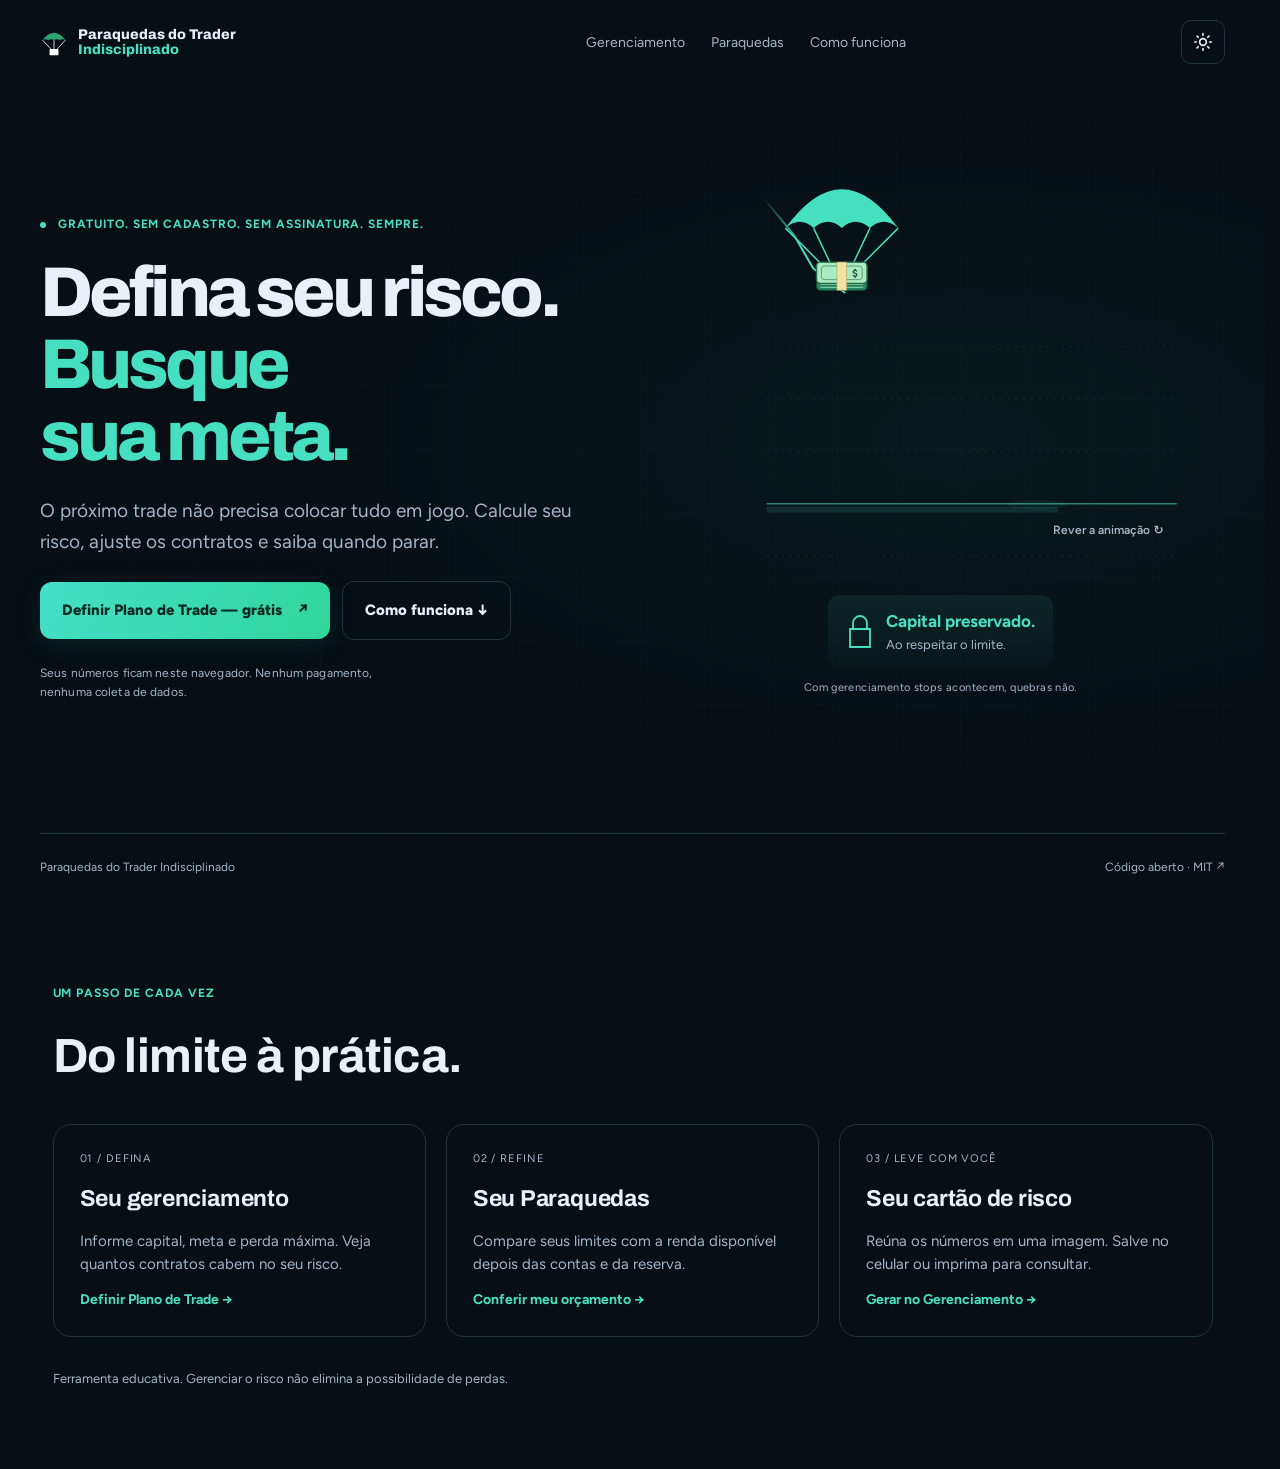
<file: index.html>
<!doctype html>
<html lang="pt-BR" data-theme="dark">
<head>
<meta charset="utf-8">
<meta name="viewport" content="width=device-width, initial-scale=1, viewport-fit=cover">
<title>Paraquedas — gerenciamento de risco gratuito</title>
<meta name="description" content="Defina sua meta, calcule seu risco e gere seu cartão de gerenciamento. Ferramentas gratuitas, sem cadastro e sem assinatura.">
<meta name="theme-color" content="#0F2235">
<link rel="icon" href="assets/favicon.svg" type="image/svg+xml">
<!-- Prévia de link (WhatsApp, LinkedIn, Instagram) -->
<meta property="og:type" content="website">
<meta property="og:locale" content="pt_BR">
<meta property="og:site_name" content="Paraquedas do Trader Indisciplinado">
<meta property="og:title" content="Paraquedas do Trader Indisciplinado">
<meta property="og:description" content="Arrisque só parte da renda que entra no mês. Calcule o stop diário, os dias de operação e a alavancagem no day trade.">
<meta property="og:url" content="https://theceji.github.io/paraquedas/">
<meta property="og:image" content="https://theceji.github.io/paraquedas/assets/og-cover.png">
<meta property="og:image:width" content="1200">
<meta property="og:image:height" content="630">
<meta name="twitter:card" content="summary_large_image">
<link rel="preconnect" href="https://fonts.googleapis.com">
<link rel="preconnect" href="https://fonts.gstatic.com" crossorigin>
<link rel="stylesheet" href="https://fonts.googleapis.com/css2?family=Archivo:wght@700;800;900&family=Figtree:wght@400;500;600;700&display=swap">
<link rel="stylesheet" href="assets/style.css">
<link rel="stylesheet" href="assets/experiencia.css">
<link rel="stylesheet" href="assets/inicio.css">
<script src="assets/tema.js"></script>
</head>
<body class="landing">
<a class="skip-link" href="#entrada">Pular para o conteúdo</a>
<div class="landing-screen">
<svg class="risk-continuation" id="riskContinuation" aria-hidden="true" focusable="false">
<defs><linearGradient id="continuationFade" gradientUnits="userSpaceOnUse" x1="0" x2="0"><stop offset="0" stop-color="currentColor"/><stop offset=".82" stop-color="currentColor"/><stop offset="1" stop-color="currentColor" stop-opacity="0"/></linearGradient><mask id="continuationMask" maskUnits="userSpaceOnUse"><path id="continuationReveal" fill="none" stroke="white" stroke-width="8" stroke-linejoin="round" stroke-linecap="round" pathLength="1"/></mask></defs>
<path id="continuationPath" class="avoided-line" mask="url(#continuationMask)"/>
</svg>
<header class="landing-nav"><a class="brand" href="./">
      <svg viewBox="0 0 420 440" aria-hidden="true"><path d="M30 190 Q210 -40 390 190 Q345 165 300 190 Q255 165 210 190 Q165 165 120 190 Q75 165 30 190 Z" fill="#2FA36F"/><g stroke="#DCE7F0" stroke-width="14" fill="none"><line x1="30" y1="190" x2="165" y2="335"/><line x1="210" y1="190" x2="210" y2="335"/><line x1="390" y1="190" x2="255" y2="335"/></g><rect x="140" y="330" width="140" height="100" rx="14" fill="#FFFFFF"/></svg>
      <span>Paraquedas do Trader <em>Indisciplinado</em></span>
    </a><nav class="landing-links" aria-label="Principal"><a href="gerenciamento.html">Gerenciamento</a><a href="paraquedas.html">Paraquedas</a><a href="#como-funciona">Como funciona</a></nav>    <div class="nav">

          <button type="button" class="theme-btn" id="btnTema" aria-label="Mudar tema">
        <svg class="ico-lua" width="20" height="20" viewBox="0 0 24 24" fill="none" stroke="currentColor" stroke-width="2" stroke-linecap="round" stroke-linejoin="round" aria-hidden="true"><path d="M21 12.8A9 9 0 1 1 11.2 3a7 7 0 0 0 9.8 9.8z"/></svg>
        <svg class="ico-sol" width="20" height="20" viewBox="0 0 24 24" fill="none" stroke="currentColor" stroke-width="2" stroke-linecap="round" stroke-linejoin="round" aria-hidden="true" hidden><circle cx="12" cy="12" r="4"/><path d="M12 2v2M12 20v2M4.9 4.9l1.4 1.4M17.7 17.7l1.4 1.4M2 12h2M20 12h2M4.9 19.1l1.4-1.4M17.7 6.3l1.4-1.4"/></svg>
      </button>
    </div>
</header>
<main class="landing-main" id="entrada">
<div class="landing-copy"><span class="landing-kicker"><i></i> Gratuito. Sem cadastro. Sem assinatura. Sempre.</span><h1>Defina seu risco.<br><em>Busque<br class="desktop-break"> sua meta.</em></h1><p>O próximo trade não precisa colocar tudo em jogo. Calcule seu risco, ajuste os contratos e saiba quando parar.</p><div class="landing-actions"><a class="landing-primary" href="gerenciamento.html">Definir Plano de Trade — grátis <span aria-hidden="true">↗</span></a><a class="landing-secondary" href="#como-funciona">Como funciona ↓</a></div><p class="landing-micro">Seus números ficam neste navegador. Nenhum pagamento, nenhuma coleta de dados.</p></div>
<figure class="landing-visual"><svg class="risk-scene" id="riskScene" viewBox="0 0 520 330" role="img" aria-labelledby="riskTitle riskDesc">
<title id="riskTitle">Seu dinheiro pousa no limite do gerenciamento, impedindo a quebra.</title><desc id="riskDesc">Um pacote de dinheiro desce acompanhando o gráfico, com o paraquedas aberto desde o início. Ao tocar o chão do stop, o pacote fica no limite e o paraquedas se fecha sobre ele. Uma linha pontilhada vermelha continua a queda do preço até a faixa de rodapé Código aberto · MIT. Isso depende de respeitar o limite.</desc>
<defs>
  <linearGradient id="capitalFade" gradientUnits="userSpaceOnUse"><stop stop-color="currentColor" stop-opacity="0"/><stop offset="1" stop-color="currentColor"/></linearGradient>
</defs>
<text x="50" y="45" class="scene-label"></text><text x="50" y="70" class="scene-caption"></text>
<path d="M48 130H470M48 184H470M48 238H470M48 346H470" class="scene-grid"/>
<path d="M136 210L184 228L220 218L254 250L286 246L326 292" class="capital-line" pathLength="1"/>
<path d="M48 292H470" class="stop-line"/><path d="M48 298H348" class="ground-shadow"/>
<ellipse cx="326" cy="293" rx="31" ry="5" class="landing-shadow"/>
<g class="money-descent" transform="translate(326 292)">
  <g class="limit-parachute"><path d="M-58 -64Q0 -144 58 -64Q43 -77 29 -64Q14 -77 0 -64Q-14 -77 -29 -64Q-43 -77 -58 -64Z"/><path d="M-58 -64L-18 -24M-29 -64L-10 -24M29 -64L10 -24M58 -64L18 -24" fill="none" stroke="currentColor" stroke-width="1.5"/></g>
  <g class="money-bundle"><rect x="-26" y="-27" width="52" height="27" rx="4" class="money-base"/><path d="M-22 -6H22M-22 -3H22" class="money-edges"/><rect x="-26" y="-29" width="52" height="22" rx="4" class="money-note"/><rect x="-21" y="-25" width="42" height="14" rx="3" class="money-border"/><path d="M-5 -29H5V0H-5Z" class="money-band"/><text x="14" y="-14" class="money-symbol" text-anchor="middle">$</text></g>
</g>
<g class="stop-indicator"><rect x="363" y="265" width="104" height="25" rx="6" class="stop-tag"/><text x="415" y="282" text-anchor="middle" class="stop-tag-text">Limite de Stop</text></g>
</svg><button type="button" class="replay" id="replayRisk">Rever a animação ↻</button>
<figcaption class="reserve-summary"><div class="reserve-card"><svg width="28" height="36" viewBox="0 0 28 36" fill="none" stroke="currentColor" stroke-width="1.8" aria-hidden="true"><path d="M7 15V9a7 7 0 0 1 14 0v6M4 15h20v18H4z"/></svg><div><strong>Capital preservado.</strong><span>Ao respeitar o limite.</span></div></div><p>Com gerenciamento stops acontecem, quebras não.</p></figcaption></figure>
</main>
<div class="landing-bottom"><span>Paraquedas do Trader Indisciplinado</span><a href="LICENSE">Código aberto · MIT ↗</a></div>
</div>
<section class="landing-how" id="como-funciona" aria-labelledby="comoTitulo"><span class="landing-kicker">UM PASSO DE CADA VEZ</span><h2 id="comoTitulo">Do limite à prática.</h2><div class="journey-cards"><a href="gerenciamento.html"><span>01 / DEFINA</span><h3>Seu gerenciamento</h3><p>Informe capital, meta e perda máxima. Veja quantos contratos cabem no seu risco.</p><b>Definir Plano de Trade →</b></a><a href="paraquedas.html"><span>02 / REFINE</span><h3>Seu Paraquedas</h3><p>Compare seus limites com a renda disponível depois das contas e da reserva.</p><b>Conferir meu orçamento →</b></a><a href="gerenciamento.html#emitir-cartao"><span>03 / LEVE COM VOCÊ</span><h3>Seu cartão de risco</h3><p>Reúna os números em uma imagem. Salve no celular ou imprima para consultar.</p><b>Gerar no Gerenciamento →</b></a></div><p class="landing-note">Ferramenta educativa. Gerenciar o risco não elimina a possibilidade de perdas.</p></section>
<script src="assets/inicio.js"></script>
</body></html>
</file>
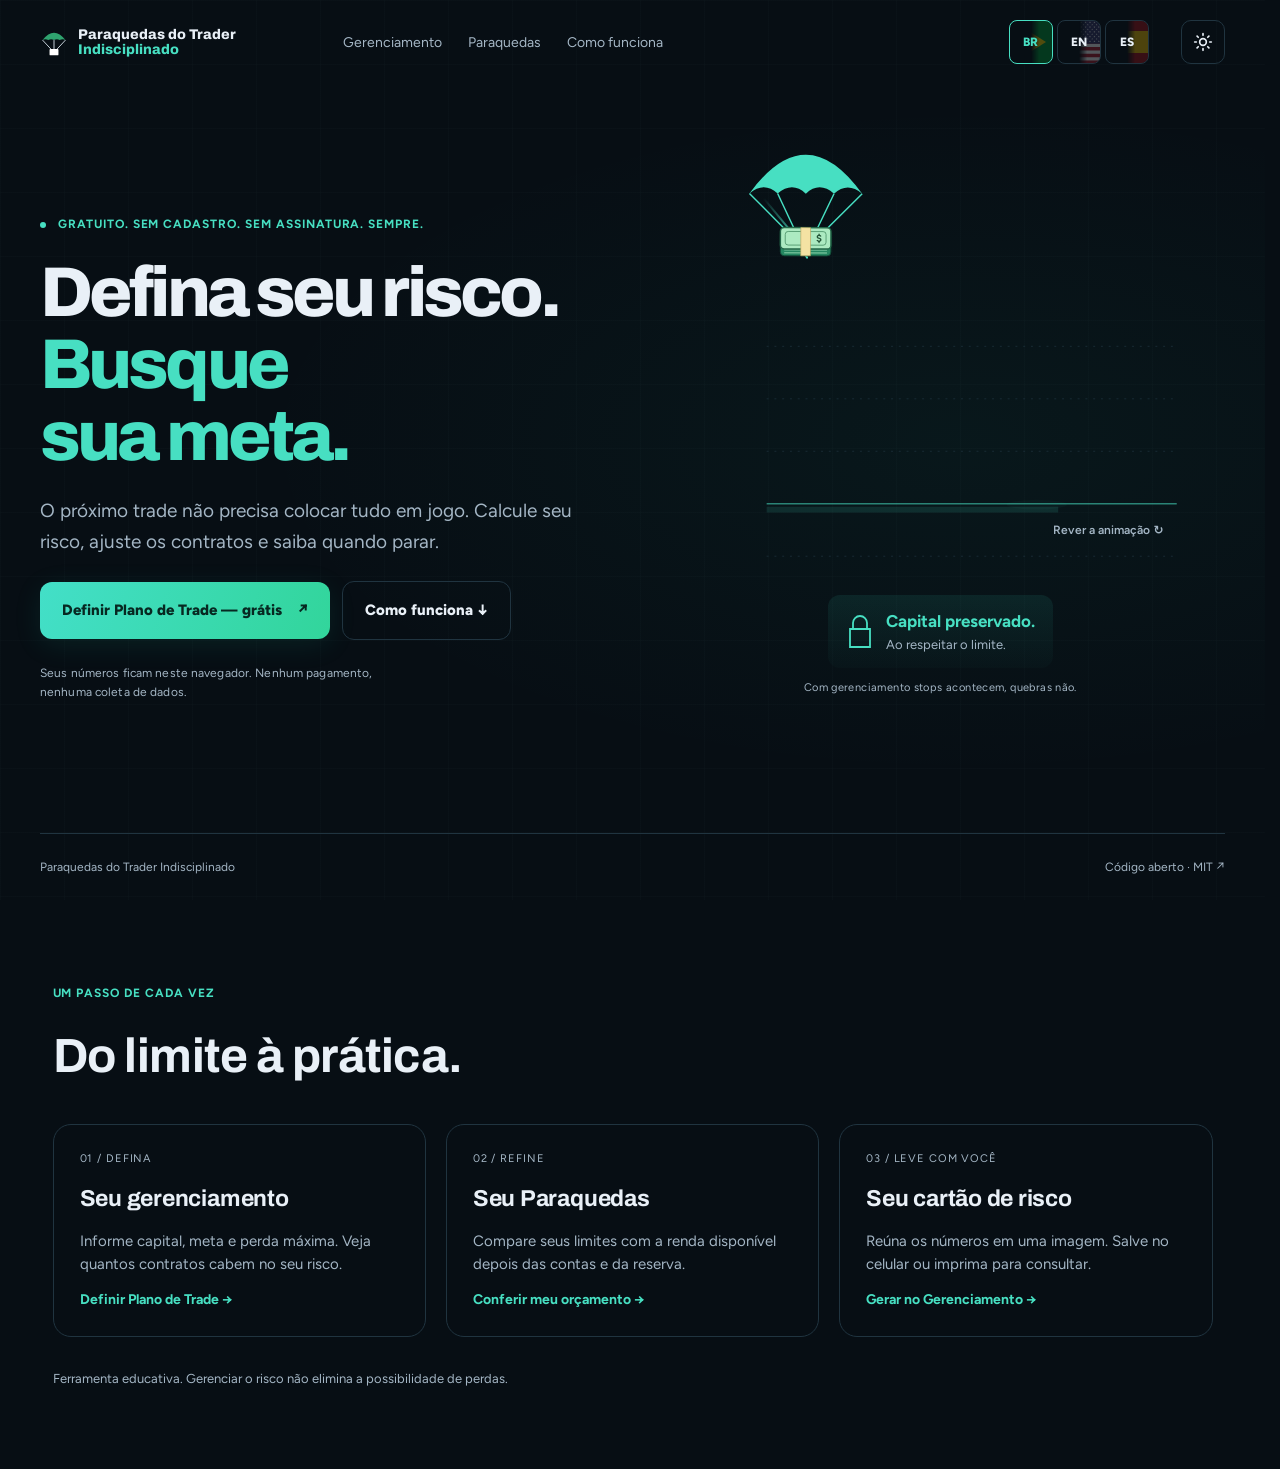
<file: public/index.html>
<!doctype html>
<html lang="pt-BR" data-theme="dark">
<head>
<meta charset="utf-8">
<meta name="viewport" content="width=device-width, initial-scale=1, viewport-fit=cover">
<title>Paraquedas — gerenciamento de risco gratuito</title>
<meta name="description" content="Defina sua meta, calcule seu risco e gere seu cartão de gerenciamento. Ferramentas gratuitas, sem cadastro e sem assinatura." data-i18n-content="m2a320327ccef">
<meta name="theme-color" content="#0F2235">
<link rel="icon" href="assets/favicon.svg" type="image/svg+xml">
<!-- Prévia de link (WhatsApp, LinkedIn, Instagram) -->
<meta property="og:type" content="website">
<meta property="og:locale" content="pt_BR">
<meta property="og:site_name" content="Paraquedas do Trader Indisciplinado" data-i18n-content="m2f6a642cb7cf">
<meta property="og:title" content="Paraquedas do Trader Indisciplinado" data-i18n-content="m2f6a642cb7cf">
<meta property="og:description" content="Arrisque só parte da renda que entra no mês. Calcule o stop diário, os dias de operação e a alavancagem no day trade." data-i18n-content="mf87ca1e92c23">
<meta property="og:url" content="https://theceji.github.io/paraquedas/">
<meta property="og:image" content="https://theceji.github.io/paraquedas/assets/og-cover.png">
<meta property="og:image:width" content="1200">
<meta property="og:image:height" content="630">
<meta name="twitter:card" content="summary_large_image">
<link rel="preconnect" href="https://fonts.googleapis.com">
<link rel="preconnect" href="https://fonts.gstatic.com" crossorigin>
<link rel="stylesheet" href="https://fonts.googleapis.com/css2?family=Archivo:wght@700;800;900&family=Figtree:wght@400;500;600;700&display=swap">
<link rel="stylesheet" href="assets/style.css">
<link rel="stylesheet" href="assets/experiencia.css">
<link rel="stylesheet" href="assets/inicio.css">
<link rel="stylesheet" href="assets/i18n.css">
<script src="assets/locales.js"></script><script src="assets/i18n.js"></script>
<script src="assets/tema.js"></script>
<link rel="canonical" href="https://theceji.github.io/paraquedas/">
<link rel="alternate" hreflang="pt-BR" href="https://theceji.github.io/paraquedas/">
<link rel="alternate" hreflang="en" href="https://theceji.github.io/paraquedas/en/">
<link rel="alternate" hreflang="es" href="https://theceji.github.io/paraquedas/es/">
<link rel="alternate" hreflang="x-default" href="https://theceji.github.io/paraquedas/">
</head>
<body class="landing">
<a class="skip-link" href="#entrada"><!--i18n:m79b81dfc0247-->Pular para o conteúdo<!--/i18n--></a>
<div class="landing-screen">
<svg class="risk-continuation" id="riskContinuation" aria-hidden="true" focusable="false">
<defs><linearGradient id="continuationFade" gradientUnits="userSpaceOnUse" x1="0" x2="0"><stop offset="0" stop-color="currentColor"/><stop offset=".82" stop-color="currentColor"/><stop offset="1" stop-color="currentColor" stop-opacity="0"/></linearGradient><mask id="continuationMask" maskUnits="userSpaceOnUse"><path id="continuationReveal" fill="none" stroke="white" stroke-width="8" stroke-linejoin="round" stroke-linecap="round" pathLength="1"/></mask></defs>
<path id="continuationPath" class="avoided-line" mask="url(#continuationMask)"/>
</svg>
<header class="landing-nav"><a class="brand" href="./">
      <svg viewBox="0 0 420 440" aria-hidden="true"><path d="M30 190 Q210 -40 390 190 Q345 165 300 190 Q255 165 210 190 Q165 165 120 190 Q75 165 30 190 Z" fill="#2FA36F"/><g stroke="#DCE7F0" stroke-width="14" fill="none"><line x1="30" y1="190" x2="165" y2="335"/><line x1="210" y1="190" x2="210" y2="335"/><line x1="390" y1="190" x2="255" y2="335"/></g><rect x="140" y="330" width="140" height="100" rx="14" fill="#FFFFFF"/></svg>
      <span><!--i18n:mfbb042f869d4-->Paraquedas do Trader <!--/i18n--><em><!--i18n:m78f6a5c249d6-->Indisciplinado<!--/i18n--></em></span>
    </a><nav class="landing-links" aria-label="Principal" data-i18n-aria-label="mafc19f1734c1"><a href="gerenciamento.html"><!--i18n:ma3793546fdf7-->Gerenciamento<!--/i18n--></a><a href="paraquedas.html"><!--i18n:m88fe6130941e-->Paraquedas<!--/i18n--></a><a href="#como-funciona"><!--i18n:m991f80d4356d-->Como funciona<!--/i18n--></a></nav><div class="language-switch" role="group" aria-label="Idioma" data-i18n-aria-label="m7ae9d418353b"><a href="./" data-locale="pt-BR" lang="pt-BR" hreflang="pt-BR" aria-label="Português (Brasil)" title="Português (Brasil)"><span aria-hidden="true">BR</span></a><a href="en/" data-locale="en" lang="en" hreflang="en" aria-label="English" title="English"><span aria-hidden="true">EN</span></a><a href="es/" data-locale="es" lang="es" hreflang="es" aria-label="Español" title="Español"><span aria-hidden="true">ES</span></a></div>    <div class="nav">

          <button type="button" class="theme-btn" id="btnTema" aria-label="Mudar tema" data-i18n-aria-label="m8bf6742ab5c6">
        <svg class="ico-lua" width="20" height="20" viewBox="0 0 24 24" fill="none" stroke="currentColor" stroke-width="2" stroke-linecap="round" stroke-linejoin="round" aria-hidden="true"><path d="M21 12.8A9 9 0 1 1 11.2 3a7 7 0 0 0 9.8 9.8z"/></svg>
        <svg class="ico-sol" width="20" height="20" viewBox="0 0 24 24" fill="none" stroke="currentColor" stroke-width="2" stroke-linecap="round" stroke-linejoin="round" aria-hidden="true" hidden><circle cx="12" cy="12" r="4"/><path d="M12 2v2M12 20v2M4.9 4.9l1.4 1.4M17.7 17.7l1.4 1.4M2 12h2M20 12h2M4.9 19.1l1.4-1.4M17.7 6.3l1.4-1.4"/></svg>
      </button>
    </div>
</header>
<main class="landing-main" id="entrada">
<div class="landing-copy"><span class="landing-kicker"><i></i><!--i18n:m43d5f14dba17--> Gratuito. Sem cadastro. Sem assinatura. Sempre.<!--/i18n--></span><h1><!--i18n:m58c9391d5bf8-->Defina seu risco.<!--/i18n--><br><em><!--i18n:m340a1a27f159-->Busque<!--/i18n--><br class="desktop-break"><!--i18n:m0354f84bb849--> sua meta.<!--/i18n--></em></h1><p><!--i18n:m75447b51de8e-->O próximo trade não precisa colocar tudo em jogo. Calcule seu risco, ajuste os contratos e saiba quando parar.<!--/i18n--></p><div class="landing-actions"><a class="landing-primary" href="gerenciamento.html"><!--i18n:m02b754cdf9eb-->Definir Plano de Trade — grátis <!--/i18n--><span aria-hidden="true">↗</span></a><a class="landing-secondary" href="#como-funciona"><!--i18n:m28dc5e900bd0-->Como funciona ↓<!--/i18n--></a></div><p class="landing-micro"><!--i18n:mf649e792fb49-->Seus números ficam neste navegador. Nenhum pagamento, nenhuma coleta de dados.<!--/i18n--></p></div>
<figure class="landing-visual"><svg class="risk-scene" id="riskScene" viewBox="0 0 520 330" role="img" aria-labelledby="riskTitle riskDesc">
<title id="riskTitle">Seu dinheiro pousa no limite do gerenciamento, impedindo a quebra.</title><desc id="riskDesc"><!--i18n:m4ce891c9cbe7-->Um pacote de dinheiro desce acompanhando o gráfico, com o paraquedas aberto desde o início. Ao tocar o chão do stop, o pacote fica no limite e o paraquedas se fecha sobre ele. Uma linha pontilhada vermelha continua a queda do preço até a faixa de rodapé Código aberto · MIT. Isso depende de respeitar o limite.<!--/i18n--></desc>
<defs>
  <linearGradient id="capitalFade" gradientUnits="userSpaceOnUse"><stop stop-color="currentColor" stop-opacity="0"/><stop offset="1" stop-color="currentColor"/></linearGradient>
</defs>
<text x="50" y="45" class="scene-label"></text><text x="50" y="70" class="scene-caption"></text>
<path d="M48 130H470M48 184H470M48 238H470M48 346H470" class="scene-grid"/>
<path d="M136 210L184 228L220 218L254 250L286 246L326 292" class="capital-line" pathLength="1"/>
<path d="M48 292H470" class="stop-line"/><path d="M48 298H348" class="ground-shadow"/>
<ellipse cx="326" cy="293" rx="31" ry="5" class="landing-shadow"/>
<g class="money-descent" transform="translate(326 292)">
  <g class="limit-parachute"><path d="M-58 -64Q0 -144 58 -64Q43 -77 29 -64Q14 -77 0 -64Q-14 -77 -29 -64Q-43 -77 -58 -64Z"/><path d="M-58 -64L-18 -24M-29 -64L-10 -24M29 -64L10 -24M58 -64L18 -24" fill="none" stroke="currentColor" stroke-width="1.5"/></g>
  <g class="money-bundle"><rect x="-26" y="-27" width="52" height="27" rx="4" class="money-base"/><path d="M-22 -6H22M-22 -3H22" class="money-edges"/><rect x="-26" y="-29" width="52" height="22" rx="4" class="money-note"/><rect x="-21" y="-25" width="42" height="14" rx="3" class="money-border"/><path d="M-5 -29H5V0H-5Z" class="money-band"/><text x="14" y="-14" class="money-symbol" text-anchor="middle">$</text></g>
</g>
<g class="stop-indicator"><rect x="363" y="265" width="104" height="25" rx="6" class="stop-tag"/><text x="415" y="282" text-anchor="middle" class="stop-tag-text"><!--i18n:m04124788fff0-->Limite de Stop<!--/i18n--></text></g>
</svg><button type="button" class="replay" id="replayRisk"><!--i18n:mc1e0fd22ac1a-->Rever a animação ↻<!--/i18n--></button>
<figcaption class="reserve-summary"><div class="reserve-card"><svg width="28" height="36" viewBox="0 0 28 36" fill="none" stroke="currentColor" stroke-width="1.8" aria-hidden="true"><path d="M7 15V9a7 7 0 0 1 14 0v6M4 15h20v18H4z"/></svg><div><strong><!--i18n:mc02d8d1c4a74-->Capital preservado.<!--/i18n--></strong><span><!--i18n:m2041547616fc-->Ao respeitar o limite.<!--/i18n--></span></div></div><p><!--i18n:m51e4329a3b60-->Com gerenciamento stops acontecem, quebras não.<!--/i18n--></p></figcaption></figure>
</main>
<div class="landing-bottom"><span><!--i18n:m2f6a642cb7cf-->Paraquedas do Trader Indisciplinado<!--/i18n--></span><a href="LICENSE"><!--i18n:mdc9a54d60fd3-->Código aberto · MIT ↗<!--/i18n--></a></div>
</div>
<section class="landing-how" id="como-funciona" aria-labelledby="comoTitulo"><span class="landing-kicker"><!--i18n:mad71559fe0d0-->UM PASSO DE CADA VEZ<!--/i18n--></span><h2 id="comoTitulo"><!--i18n:m70c8dfd5d0a6-->Do limite à prática.<!--/i18n--></h2><div class="journey-cards"><a href="gerenciamento.html"><span><!--i18n:m4c82ed40b989-->01 / DEFINA<!--/i18n--></span><h3><!--i18n:mf4ff3913c9d6-->Seu gerenciamento<!--/i18n--></h3><p><!--i18n:m162de71d93db-->Informe capital, meta e perda máxima. Veja quantos contratos cabem no seu risco.<!--/i18n--></p><b><!--i18n:me370aa2ecdff-->Definir Plano de Trade →<!--/i18n--></b></a><a href="paraquedas.html"><span><!--i18n:mdefc44130eeb-->02 / REFINE<!--/i18n--></span><h3><!--i18n:m2ea123652672-->Seu Paraquedas<!--/i18n--></h3><p><!--i18n:m4699d2fcb20c-->Compare seus limites com a renda disponível depois das contas e da reserva.<!--/i18n--></p><b><!--i18n:mc472002fa1c0-->Conferir meu orçamento →<!--/i18n--></b></a><a href="gerenciamento.html#emitir-cartao"><span><!--i18n:m54f986765783-->03 / LEVE COM VOCÊ<!--/i18n--></span><h3><!--i18n:md1114f5c98c5-->Seu cartão de risco<!--/i18n--></h3><p><!--i18n:m7cffa9296cd9-->Reúna os números em uma imagem. Salve no celular ou imprima para consultar.<!--/i18n--></p><b><!--i18n:mad435988e7f3-->Gerar no Gerenciamento →<!--/i18n--></b></a></div><p class="landing-note"><!--i18n:m348c4c2c635e-->Ferramenta educativa. Gerenciar o risco não elimina a possibilidade de perdas.<!--/i18n--></p></section>
<script src="assets/inicio.js"></script>
</body></html>
</file>
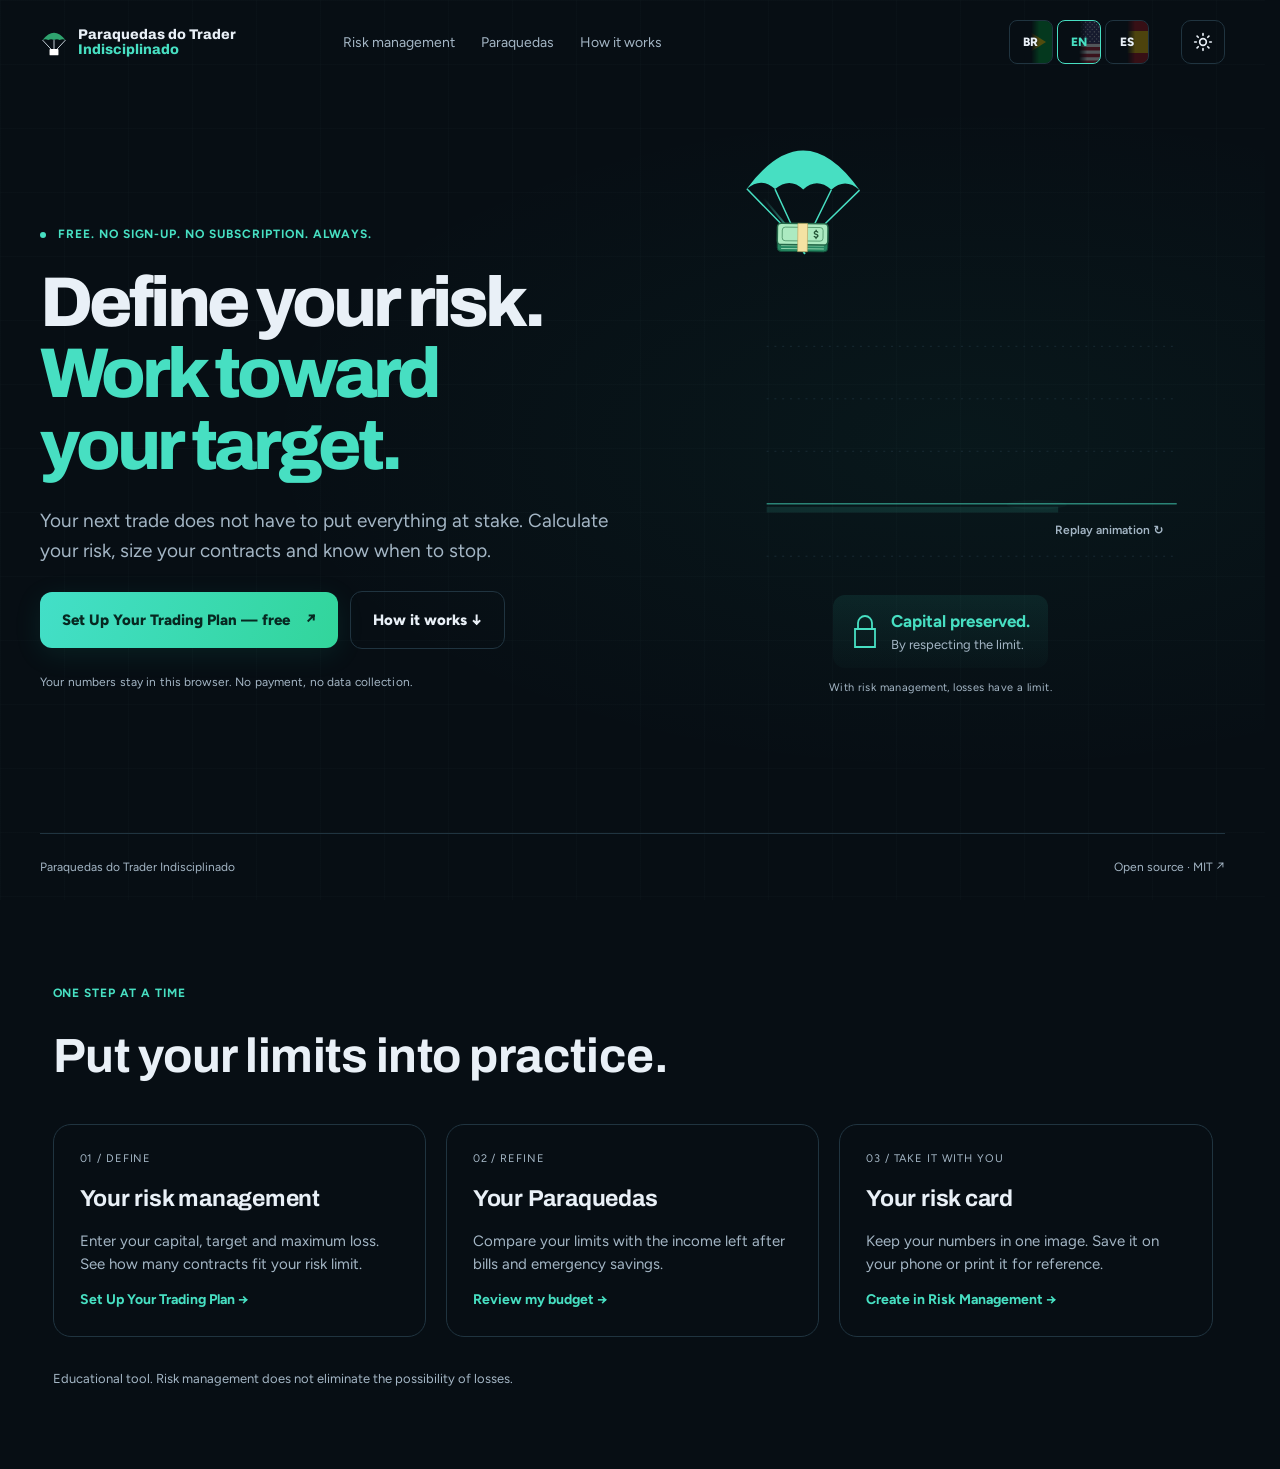
<file: public/en/index.html>
<!doctype html>
<html lang="en" data-theme="dark">
<head>
<meta charset="utf-8">
<meta name="viewport" content="width=device-width, initial-scale=1, viewport-fit=cover">
<title>Paraquedas — free risk management</title>
<meta name="description" content="Set your target, calculate your risk and create your risk management card. Free tools, no sign-up or subscription." data-i18n-content="m2a320327ccef">
<meta name="theme-color" content="#0F2235">
<link rel="icon" href="../assets/favicon.svg" type="image/svg+xml">
<!-- Prévia de link (WhatsApp, LinkedIn, Instagram) -->
<meta property="og:type" content="website">
<meta property="og:locale" content="en_US">
<meta property="og:site_name" content="Paraquedas do Trader Indisciplinado" data-i18n-content="m2f6a642cb7cf">
<meta property="og:title" content="Paraquedas do Trader Indisciplinado" data-i18n-content="m2f6a642cb7cf">
<meta property="og:description" content="Risk only part of your monthly income. Calculate your daily stop, trading days and day-trading leverage." data-i18n-content="mf87ca1e92c23">
<meta property="og:url" content="https://theceji.github.io/paraquedas/en/">
<meta property="og:image" content="https://theceji.github.io/paraquedas/assets/og-cover-en.png">
<meta property="og:image:width" content="1200">
<meta property="og:image:height" content="630">
<meta name="twitter:card" content="summary_large_image">
<link rel="preconnect" href="https://fonts.googleapis.com">
<link rel="preconnect" href="https://fonts.gstatic.com" crossorigin>
<link rel="stylesheet" href="https://fonts.googleapis.com/css2?family=Archivo:wght@700;800;900&family=Figtree:wght@400;500;600;700&display=swap">
<link rel="stylesheet" href="../assets/style.css">
<link rel="stylesheet" href="../assets/experiencia.css">
<link rel="stylesheet" href="../assets/inicio.css">
<link rel="stylesheet" href="../assets/i18n.css">
<script src="../assets/locales.js"></script><script src="../assets/i18n.js"></script>
<script src="../assets/tema.js"></script>
<link rel="canonical" href="https://theceji.github.io/paraquedas/en/">
<link rel="alternate" hreflang="pt-BR" href="https://theceji.github.io/paraquedas/">
<link rel="alternate" hreflang="en" href="https://theceji.github.io/paraquedas/en/">
<link rel="alternate" hreflang="es" href="https://theceji.github.io/paraquedas/es/">
<link rel="alternate" hreflang="x-default" href="https://theceji.github.io/paraquedas/">
</head>
<body class="landing">
<a class="skip-link" href="#entrada"><!--i18n:m79b81dfc0247-->Skip to content<!--/i18n--></a>
<div class="landing-screen">
<svg class="risk-continuation" id="riskContinuation" aria-hidden="true" focusable="false">
<defs><linearGradient id="continuationFade" gradientUnits="userSpaceOnUse" x1="0" x2="0"><stop offset="0" stop-color="currentColor"/><stop offset=".82" stop-color="currentColor"/><stop offset="1" stop-color="currentColor" stop-opacity="0"/></linearGradient><mask id="continuationMask" maskUnits="userSpaceOnUse"><path id="continuationReveal" fill="none" stroke="white" stroke-width="8" stroke-linejoin="round" stroke-linecap="round" pathLength="1"/></mask></defs>
<path id="continuationPath" class="avoided-line" mask="url(#continuationMask)"/>
</svg>
<header class="landing-nav"><a class="brand" href="./">
      <svg viewBox="0 0 420 440" aria-hidden="true"><path d="M30 190 Q210 -40 390 190 Q345 165 300 190 Q255 165 210 190 Q165 165 120 190 Q75 165 30 190 Z" fill="#2FA36F"/><g stroke="#DCE7F0" stroke-width="14" fill="none"><line x1="30" y1="190" x2="165" y2="335"/><line x1="210" y1="190" x2="210" y2="335"/><line x1="390" y1="190" x2="255" y2="335"/></g><rect x="140" y="330" width="140" height="100" rx="14" fill="#FFFFFF"/></svg>
      <span><!--i18n:mfbb042f869d4-->Paraquedas do Trader <!--/i18n--><em><!--i18n:m78f6a5c249d6-->Indisciplinado<!--/i18n--></em></span>
    </a><nav class="landing-links" aria-label="Main navigation" data-i18n-aria-label="mafc19f1734c1"><a href="gerenciamento.html"><!--i18n:ma3793546fdf7-->Risk management<!--/i18n--></a><a href="paraquedas.html"><!--i18n:m88fe6130941e-->Paraquedas<!--/i18n--></a><a href="#como-funciona"><!--i18n:m991f80d4356d-->How it works<!--/i18n--></a></nav><div class="language-switch" role="group" aria-label="Language" data-i18n-aria-label="m7ae9d418353b"><a href=".././" data-locale="pt-BR" lang="pt-BR" hreflang="pt-BR" aria-label="Português (Brasil)" title="Português (Brasil)"><span aria-hidden="true">BR</span></a><a href="../en/" data-locale="en" lang="en" hreflang="en" aria-label="English" title="English"><span aria-hidden="true">EN</span></a><a href="../es/" data-locale="es" lang="es" hreflang="es" aria-label="Español" title="Español"><span aria-hidden="true">ES</span></a></div>    <div class="nav">

          <button type="button" class="theme-btn" id="btnTema" aria-label="Change theme" data-i18n-aria-label="m8bf6742ab5c6">
        <svg class="ico-lua" width="20" height="20" viewBox="0 0 24 24" fill="none" stroke="currentColor" stroke-width="2" stroke-linecap="round" stroke-linejoin="round" aria-hidden="true"><path d="M21 12.8A9 9 0 1 1 11.2 3a7 7 0 0 0 9.8 9.8z"/></svg>
        <svg class="ico-sol" width="20" height="20" viewBox="0 0 24 24" fill="none" stroke="currentColor" stroke-width="2" stroke-linecap="round" stroke-linejoin="round" aria-hidden="true" hidden><circle cx="12" cy="12" r="4"/><path d="M12 2v2M12 20v2M4.9 4.9l1.4 1.4M17.7 17.7l1.4 1.4M2 12h2M20 12h2M4.9 19.1l1.4-1.4M17.7 6.3l1.4-1.4"/></svg>
      </button>
    </div>
</header>
<main class="landing-main" id="entrada">
<div class="landing-copy"><span class="landing-kicker"><i></i><!--i18n:m43d5f14dba17--> Free. No sign-up. No subscription. Always.<!--/i18n--></span><h1><!--i18n:m58c9391d5bf8-->Define your risk.<!--/i18n--><br><em><!--i18n:m340a1a27f159-->Work toward<!--/i18n--><br class="desktop-break"><!--i18n:m0354f84bb849--> your target.<!--/i18n--></em></h1><p><!--i18n:m75447b51de8e-->Your next trade does not have to put everything at stake. Calculate your risk, size your contracts and know when to stop.<!--/i18n--></p><div class="landing-actions"><a class="landing-primary" href="gerenciamento.html"><!--i18n:m02b754cdf9eb-->Set Up Your Trading Plan — free <!--/i18n--><span aria-hidden="true">↗</span></a><a class="landing-secondary" href="#como-funciona"><!--i18n:m28dc5e900bd0-->How it works ↓<!--/i18n--></a></div><p class="landing-micro"><!--i18n:mf649e792fb49-->Your numbers stay in this browser. No payment, no data collection.<!--/i18n--></p></div>
<figure class="landing-visual"><svg class="risk-scene" id="riskScene" viewBox="0 0 520 330" role="img" aria-labelledby="riskTitle riskDesc">
<title id="riskTitle">Your money lands at the risk limit, protecting the remaining capital.</title><desc id="riskDesc"><!--i18n:m4ce891c9cbe7-->A bundle of money follows the falling chart with its parachute open from the start. At the stop line, the money stays in place and the parachute closes. A dotted red line continues the price decline toward the Open source · MIT footer. Protection depends on respecting the limit.<!--/i18n--></desc>
<defs>
  <linearGradient id="capitalFade" gradientUnits="userSpaceOnUse"><stop stop-color="currentColor" stop-opacity="0"/><stop offset="1" stop-color="currentColor"/></linearGradient>
</defs>
<text x="50" y="45" class="scene-label"></text><text x="50" y="70" class="scene-caption"></text>
<path d="M48 130H470M48 184H470M48 238H470M48 346H470" class="scene-grid"/>
<path d="M136 210L184 228L220 218L254 250L286 246L326 292" class="capital-line" pathLength="1"/>
<path d="M48 292H470" class="stop-line"/><path d="M48 298H348" class="ground-shadow"/>
<ellipse cx="326" cy="293" rx="31" ry="5" class="landing-shadow"/>
<g class="money-descent" transform="translate(326 292)">
  <g class="limit-parachute"><path d="M-58 -64Q0 -144 58 -64Q43 -77 29 -64Q14 -77 0 -64Q-14 -77 -29 -64Q-43 -77 -58 -64Z"/><path d="M-58 -64L-18 -24M-29 -64L-10 -24M29 -64L10 -24M58 -64L18 -24" fill="none" stroke="currentColor" stroke-width="1.5"/></g>
  <g class="money-bundle"><rect x="-26" y="-27" width="52" height="27" rx="4" class="money-base"/><path d="M-22 -6H22M-22 -3H22" class="money-edges"/><rect x="-26" y="-29" width="52" height="22" rx="4" class="money-note"/><rect x="-21" y="-25" width="42" height="14" rx="3" class="money-border"/><path d="M-5 -29H5V0H-5Z" class="money-band"/><text x="14" y="-14" class="money-symbol" text-anchor="middle">$</text></g>
</g>
<g class="stop-indicator"><rect x="363" y="265" width="104" height="25" rx="6" class="stop-tag"/><text x="415" y="282" text-anchor="middle" class="stop-tag-text"><!--i18n:m04124788fff0-->Stop limit<!--/i18n--></text></g>
</svg><button type="button" class="replay" id="replayRisk"><!--i18n:mc1e0fd22ac1a-->Replay animation ↻<!--/i18n--></button>
<figcaption class="reserve-summary"><div class="reserve-card"><svg width="28" height="36" viewBox="0 0 28 36" fill="none" stroke="currentColor" stroke-width="1.8" aria-hidden="true"><path d="M7 15V9a7 7 0 0 1 14 0v6M4 15h20v18H4z"/></svg><div><strong><!--i18n:mc02d8d1c4a74-->Capital preserved.<!--/i18n--></strong><span><!--i18n:m2041547616fc-->By respecting the limit.<!--/i18n--></span></div></div><p><!--i18n:m51e4329a3b60-->With risk management, losses have a limit.<!--/i18n--></p></figcaption></figure>
</main>
<div class="landing-bottom"><span><!--i18n:m2f6a642cb7cf-->Paraquedas do Trader Indisciplinado<!--/i18n--></span><a href="../LICENSE"><!--i18n:mdc9a54d60fd3-->Open source · MIT ↗<!--/i18n--></a></div>
</div>
<section class="landing-how" id="como-funciona" aria-labelledby="comoTitulo"><span class="landing-kicker"><!--i18n:mad71559fe0d0-->ONE STEP AT A TIME<!--/i18n--></span><h2 id="comoTitulo"><!--i18n:m70c8dfd5d0a6-->Put your limits into practice.<!--/i18n--></h2><div class="journey-cards"><a href="gerenciamento.html"><span><!--i18n:m4c82ed40b989-->01 / DEFINE<!--/i18n--></span><h3><!--i18n:mf4ff3913c9d6-->Your risk management<!--/i18n--></h3><p><!--i18n:m162de71d93db-->Enter your capital, target and maximum loss. See how many contracts fit your risk limit.<!--/i18n--></p><b><!--i18n:me370aa2ecdff-->Set Up Your Trading Plan →<!--/i18n--></b></a><a href="paraquedas.html"><span><!--i18n:mdefc44130eeb-->02 / REFINE<!--/i18n--></span><h3><!--i18n:m2ea123652672-->Your Paraquedas<!--/i18n--></h3><p><!--i18n:m4699d2fcb20c-->Compare your limits with the income left after bills and emergency savings.<!--/i18n--></p><b><!--i18n:mc472002fa1c0-->Review my budget →<!--/i18n--></b></a><a href="gerenciamento.html#emitir-cartao"><span><!--i18n:m54f986765783-->03 / TAKE IT WITH YOU<!--/i18n--></span><h3><!--i18n:md1114f5c98c5-->Your risk card<!--/i18n--></h3><p><!--i18n:m7cffa9296cd9-->Keep your numbers in one image. Save it on your phone or print it for reference.<!--/i18n--></p><b><!--i18n:mad435988e7f3-->Create in Risk Management →<!--/i18n--></b></a></div><p class="landing-note"><!--i18n:m348c4c2c635e-->Educational tool. Risk management does not eliminate the possibility of losses.<!--/i18n--></p></section>
<script src="../assets/inicio.js"></script>
</body></html>
</file>
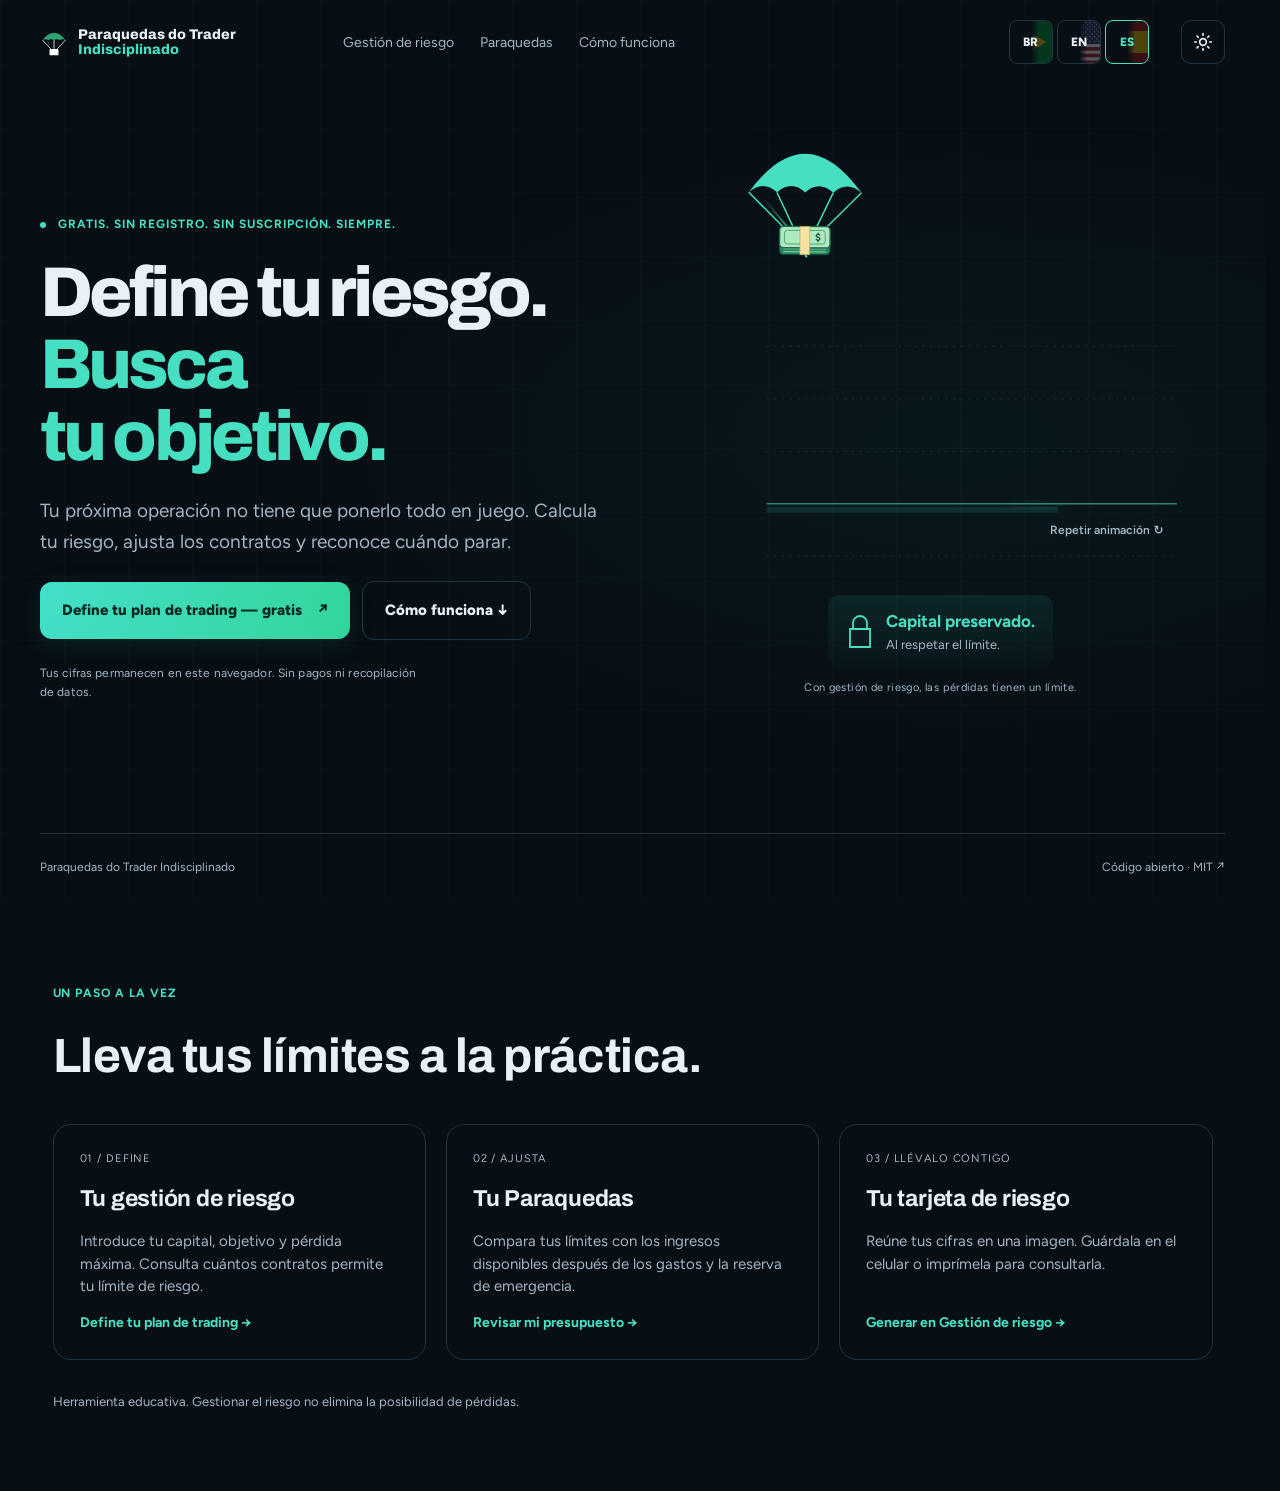
<file: public/es/index.html>
<!doctype html>
<html lang="es" data-theme="dark">
<head>
<meta charset="utf-8">
<meta name="viewport" content="width=device-width, initial-scale=1, viewport-fit=cover">
<title>Paraquedas — gestión de riesgo gratuita</title>
<meta name="description" content="Define tu objetivo, calcula tu riesgo y genera tu tarjeta de gestión. Herramientas gratuitas, sin registro ni suscripción." data-i18n-content="m2a320327ccef">
<meta name="theme-color" content="#0F2235">
<link rel="icon" href="../assets/favicon.svg" type="image/svg+xml">
<!-- Prévia de link (WhatsApp, LinkedIn, Instagram) -->
<meta property="og:type" content="website">
<meta property="og:locale" content="es_ES">
<meta property="og:site_name" content="Paraquedas do Trader Indisciplinado" data-i18n-content="m2f6a642cb7cf">
<meta property="og:title" content="Paraquedas do Trader Indisciplinado" data-i18n-content="m2f6a642cb7cf">
<meta property="og:description" content="Arriesga solo parte de tus ingresos mensuales. Calcula tu stop diario, los días de operación y el apalancamiento intradía." data-i18n-content="mf87ca1e92c23">
<meta property="og:url" content="https://theceji.github.io/paraquedas/es/">
<meta property="og:image" content="https://theceji.github.io/paraquedas/assets/og-cover-es.png">
<meta property="og:image:width" content="1200">
<meta property="og:image:height" content="630">
<meta name="twitter:card" content="summary_large_image">
<link rel="preconnect" href="https://fonts.googleapis.com">
<link rel="preconnect" href="https://fonts.gstatic.com" crossorigin>
<link rel="stylesheet" href="https://fonts.googleapis.com/css2?family=Archivo:wght@700;800;900&family=Figtree:wght@400;500;600;700&display=swap">
<link rel="stylesheet" href="../assets/style.css">
<link rel="stylesheet" href="../assets/experiencia.css">
<link rel="stylesheet" href="../assets/inicio.css">
<link rel="stylesheet" href="../assets/i18n.css">
<script src="../assets/locales.js"></script><script src="../assets/i18n.js"></script>
<script src="../assets/tema.js"></script>
<link rel="canonical" href="https://theceji.github.io/paraquedas/es/">
<link rel="alternate" hreflang="pt-BR" href="https://theceji.github.io/paraquedas/">
<link rel="alternate" hreflang="en" href="https://theceji.github.io/paraquedas/en/">
<link rel="alternate" hreflang="es" href="https://theceji.github.io/paraquedas/es/">
<link rel="alternate" hreflang="x-default" href="https://theceji.github.io/paraquedas/">
</head>
<body class="landing">
<a class="skip-link" href="#entrada"><!--i18n:m79b81dfc0247-->Saltar al contenido<!--/i18n--></a>
<div class="landing-screen">
<svg class="risk-continuation" id="riskContinuation" aria-hidden="true" focusable="false">
<defs><linearGradient id="continuationFade" gradientUnits="userSpaceOnUse" x1="0" x2="0"><stop offset="0" stop-color="currentColor"/><stop offset=".82" stop-color="currentColor"/><stop offset="1" stop-color="currentColor" stop-opacity="0"/></linearGradient><mask id="continuationMask" maskUnits="userSpaceOnUse"><path id="continuationReveal" fill="none" stroke="white" stroke-width="8" stroke-linejoin="round" stroke-linecap="round" pathLength="1"/></mask></defs>
<path id="continuationPath" class="avoided-line" mask="url(#continuationMask)"/>
</svg>
<header class="landing-nav"><a class="brand" href="./">
      <svg viewBox="0 0 420 440" aria-hidden="true"><path d="M30 190 Q210 -40 390 190 Q345 165 300 190 Q255 165 210 190 Q165 165 120 190 Q75 165 30 190 Z" fill="#2FA36F"/><g stroke="#DCE7F0" stroke-width="14" fill="none"><line x1="30" y1="190" x2="165" y2="335"/><line x1="210" y1="190" x2="210" y2="335"/><line x1="390" y1="190" x2="255" y2="335"/></g><rect x="140" y="330" width="140" height="100" rx="14" fill="#FFFFFF"/></svg>
      <span><!--i18n:mfbb042f869d4-->Paraquedas do Trader <!--/i18n--><em><!--i18n:m78f6a5c249d6-->Indisciplinado<!--/i18n--></em></span>
    </a><nav class="landing-links" aria-label="Navegación principal" data-i18n-aria-label="mafc19f1734c1"><a href="gerenciamento.html"><!--i18n:ma3793546fdf7-->Gestión de riesgo<!--/i18n--></a><a href="paraquedas.html"><!--i18n:m88fe6130941e-->Paraquedas<!--/i18n--></a><a href="#como-funciona"><!--i18n:m991f80d4356d-->Cómo funciona<!--/i18n--></a></nav><div class="language-switch" role="group" aria-label="Idioma" data-i18n-aria-label="m7ae9d418353b"><a href=".././" data-locale="pt-BR" lang="pt-BR" hreflang="pt-BR" aria-label="Português (Brasil)" title="Português (Brasil)"><span aria-hidden="true">BR</span></a><a href="../en/" data-locale="en" lang="en" hreflang="en" aria-label="English" title="English"><span aria-hidden="true">EN</span></a><a href="../es/" data-locale="es" lang="es" hreflang="es" aria-label="Español" title="Español"><span aria-hidden="true">ES</span></a></div>    <div class="nav">

          <button type="button" class="theme-btn" id="btnTema" aria-label="Cambiar tema" data-i18n-aria-label="m8bf6742ab5c6">
        <svg class="ico-lua" width="20" height="20" viewBox="0 0 24 24" fill="none" stroke="currentColor" stroke-width="2" stroke-linecap="round" stroke-linejoin="round" aria-hidden="true"><path d="M21 12.8A9 9 0 1 1 11.2 3a7 7 0 0 0 9.8 9.8z"/></svg>
        <svg class="ico-sol" width="20" height="20" viewBox="0 0 24 24" fill="none" stroke="currentColor" stroke-width="2" stroke-linecap="round" stroke-linejoin="round" aria-hidden="true" hidden><circle cx="12" cy="12" r="4"/><path d="M12 2v2M12 20v2M4.9 4.9l1.4 1.4M17.7 17.7l1.4 1.4M2 12h2M20 12h2M4.9 19.1l1.4-1.4M17.7 6.3l1.4-1.4"/></svg>
      </button>
    </div>
</header>
<main class="landing-main" id="entrada">
<div class="landing-copy"><span class="landing-kicker"><i></i><!--i18n:m43d5f14dba17--> Gratis. Sin registro. Sin suscripción. Siempre.<!--/i18n--></span><h1><!--i18n:m58c9391d5bf8-->Define tu riesgo.<!--/i18n--><br><em><!--i18n:m340a1a27f159-->Busca<!--/i18n--><br class="desktop-break"><!--i18n:m0354f84bb849--> tu objetivo.<!--/i18n--></em></h1><p><!--i18n:m75447b51de8e-->Tu próxima operación no tiene que ponerlo todo en juego. Calcula tu riesgo, ajusta los contratos y reconoce cuándo parar.<!--/i18n--></p><div class="landing-actions"><a class="landing-primary" href="gerenciamento.html"><!--i18n:m02b754cdf9eb-->Define tu plan de trading — gratis <!--/i18n--><span aria-hidden="true">↗</span></a><a class="landing-secondary" href="#como-funciona"><!--i18n:m28dc5e900bd0-->Cómo funciona ↓<!--/i18n--></a></div><p class="landing-micro"><!--i18n:mf649e792fb49-->Tus cifras permanecen en este navegador. Sin pagos ni recopilación de datos.<!--/i18n--></p></div>
<figure class="landing-visual"><svg class="risk-scene" id="riskScene" viewBox="0 0 520 330" role="img" aria-labelledby="riskTitle riskDesc">
<title id="riskTitle">Tu dinero aterriza en el límite de riesgo y protege el capital restante.</title><desc id="riskDesc"><!--i18n:m4ce891c9cbe7-->Un paquete de dinero sigue la caída del gráfico con el paracaídas abierto desde el inicio. Al llegar a la línea del stop, el dinero se detiene y el paracaídas se cierra. Una línea roja punteada continúa la caída del precio hasta el pie Código abierto · MIT. La protección depende de respetar el límite.<!--/i18n--></desc>
<defs>
  <linearGradient id="capitalFade" gradientUnits="userSpaceOnUse"><stop stop-color="currentColor" stop-opacity="0"/><stop offset="1" stop-color="currentColor"/></linearGradient>
</defs>
<text x="50" y="45" class="scene-label"></text><text x="50" y="70" class="scene-caption"></text>
<path d="M48 130H470M48 184H470M48 238H470M48 346H470" class="scene-grid"/>
<path d="M136 210L184 228L220 218L254 250L286 246L326 292" class="capital-line" pathLength="1"/>
<path d="M48 292H470" class="stop-line"/><path d="M48 298H348" class="ground-shadow"/>
<ellipse cx="326" cy="293" rx="31" ry="5" class="landing-shadow"/>
<g class="money-descent" transform="translate(326 292)">
  <g class="limit-parachute"><path d="M-58 -64Q0 -144 58 -64Q43 -77 29 -64Q14 -77 0 -64Q-14 -77 -29 -64Q-43 -77 -58 -64Z"/><path d="M-58 -64L-18 -24M-29 -64L-10 -24M29 -64L10 -24M58 -64L18 -24" fill="none" stroke="currentColor" stroke-width="1.5"/></g>
  <g class="money-bundle"><rect x="-26" y="-27" width="52" height="27" rx="4" class="money-base"/><path d="M-22 -6H22M-22 -3H22" class="money-edges"/><rect x="-26" y="-29" width="52" height="22" rx="4" class="money-note"/><rect x="-21" y="-25" width="42" height="14" rx="3" class="money-border"/><path d="M-5 -29H5V0H-5Z" class="money-band"/><text x="14" y="-14" class="money-symbol" text-anchor="middle">$</text></g>
</g>
<g class="stop-indicator"><rect x="363" y="265" width="104" height="25" rx="6" class="stop-tag"/><text x="415" y="282" text-anchor="middle" class="stop-tag-text"><!--i18n:m04124788fff0-->Límite de stop<!--/i18n--></text></g>
</svg><button type="button" class="replay" id="replayRisk"><!--i18n:mc1e0fd22ac1a-->Repetir animación ↻<!--/i18n--></button>
<figcaption class="reserve-summary"><div class="reserve-card"><svg width="28" height="36" viewBox="0 0 28 36" fill="none" stroke="currentColor" stroke-width="1.8" aria-hidden="true"><path d="M7 15V9a7 7 0 0 1 14 0v6M4 15h20v18H4z"/></svg><div><strong><!--i18n:mc02d8d1c4a74-->Capital preservado.<!--/i18n--></strong><span><!--i18n:m2041547616fc-->Al respetar el límite.<!--/i18n--></span></div></div><p><!--i18n:m51e4329a3b60-->Con gestión de riesgo, las pérdidas tienen un límite.<!--/i18n--></p></figcaption></figure>
</main>
<div class="landing-bottom"><span><!--i18n:m2f6a642cb7cf-->Paraquedas do Trader Indisciplinado<!--/i18n--></span><a href="../LICENSE"><!--i18n:mdc9a54d60fd3-->Código abierto · MIT ↗<!--/i18n--></a></div>
</div>
<section class="landing-how" id="como-funciona" aria-labelledby="comoTitulo"><span class="landing-kicker"><!--i18n:mad71559fe0d0-->UN PASO A LA VEZ<!--/i18n--></span><h2 id="comoTitulo"><!--i18n:m70c8dfd5d0a6-->Lleva tus límites a la práctica.<!--/i18n--></h2><div class="journey-cards"><a href="gerenciamento.html"><span><!--i18n:m4c82ed40b989-->01 / DEFINE<!--/i18n--></span><h3><!--i18n:mf4ff3913c9d6-->Tu gestión de riesgo<!--/i18n--></h3><p><!--i18n:m162de71d93db-->Introduce tu capital, objetivo y pérdida máxima. Consulta cuántos contratos permite tu límite de riesgo.<!--/i18n--></p><b><!--i18n:me370aa2ecdff-->Define tu plan de trading →<!--/i18n--></b></a><a href="paraquedas.html"><span><!--i18n:mdefc44130eeb-->02 / AJUSTA<!--/i18n--></span><h3><!--i18n:m2ea123652672-->Tu Paraquedas<!--/i18n--></h3><p><!--i18n:m4699d2fcb20c-->Compara tus límites con los ingresos disponibles después de los gastos y la reserva de emergencia.<!--/i18n--></p><b><!--i18n:mc472002fa1c0-->Revisar mi presupuesto →<!--/i18n--></b></a><a href="gerenciamento.html#emitir-cartao"><span><!--i18n:m54f986765783-->03 / LLÉVALO CONTIGO<!--/i18n--></span><h3><!--i18n:md1114f5c98c5-->Tu tarjeta de riesgo<!--/i18n--></h3><p><!--i18n:m7cffa9296cd9-->Reúne tus cifras en una imagen. Guárdala en el celular o imprímela para consultarla.<!--/i18n--></p><b><!--i18n:mad435988e7f3-->Generar en Gestión de riesgo →<!--/i18n--></b></a></div><p class="landing-note"><!--i18n:m348c4c2c635e-->Herramienta educativa. Gestionar el riesgo no elimina la posibilidad de pérdidas.<!--/i18n--></p></section>
<script src="../assets/inicio.js"></script>
</body></html>
</file>
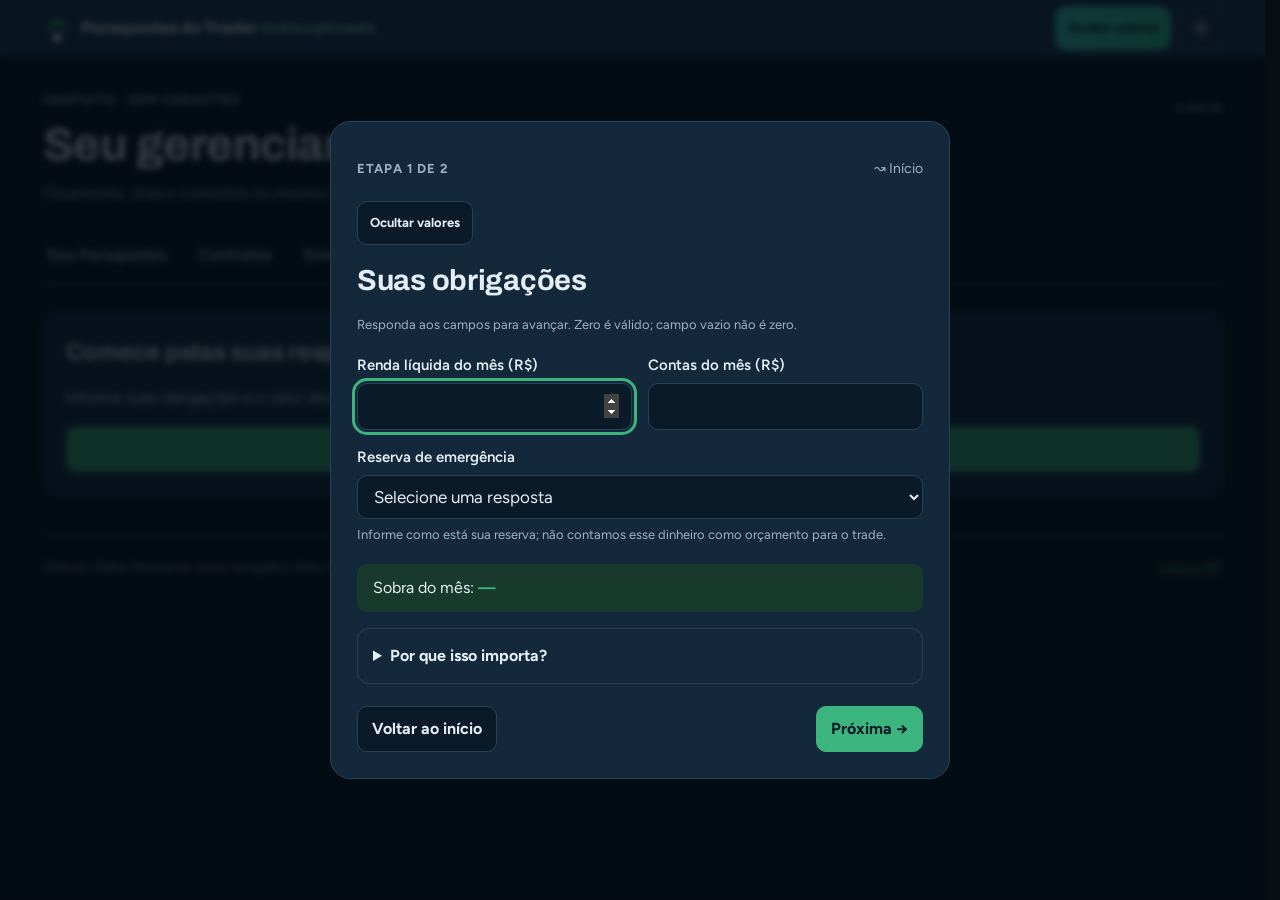
<file: gerenciamento.html>
<!doctype html>
<html lang="pt-BR" data-theme="dark">
<head>
<meta charset="utf-8">
<meta name="viewport" content="width=device-width, initial-scale=1, viewport-fit=cover">
<title>Gerenciamento de risco — Paraquedas do Trader Indisciplinado</title>
<meta name="description" content="Defina seu orçamento, calcule contratos de WIN e WDO pelo stop e acompanhe os dias previstos. Gerenciamento gratuito com cartão para baixar.">
<meta name="theme-color" content="#0F2235">
<link rel="icon" href="assets/favicon.svg" type="image/svg+xml">
<!-- Prévia de link (WhatsApp, LinkedIn, Instagram) -->
<meta property="og:type" content="website">
<meta property="og:locale" content="pt_BR">
<meta property="og:site_name" content="Paraquedas do Trader Indisciplinado">
<meta property="og:title" content="Gerenciamento de risco — Paraquedas do Trader Indisciplinado">
<meta property="og:description" content="Defina seu orçamento, calcule contratos de WIN e WDO pelo stop e acompanhe os dias previstos. Gerenciamento gratuito com cartão para baixar.">
<meta property="og:url" content="https://theceji.github.io/paraquedas/gerenciamento.html">
<meta property="og:image" content="https://theceji.github.io/paraquedas/assets/og-cover.png">
<meta property="og:image:width" content="1200">
<meta property="og:image:height" content="630">
<meta name="twitter:card" content="summary_large_image">
<script src="assets/tema.js"></script>
<link rel="preconnect" href="https://fonts.googleapis.com">
<link rel="preconnect" href="https://fonts.gstatic.com" crossorigin>
<link rel="stylesheet" href="https://fonts.googleapis.com/css2?family=Archivo:wght@700;800;900&family=Figtree:wght@400;500;600;700&display=swap">
<link rel="stylesheet" href="assets/style.css">
<link rel="stylesheet" href="assets/experiencia.css">
<link rel="stylesheet" href="assets/unificado.css">
</head>
<body class="page-wide tool-page">
<a class="skip-link" href="#conteudo">Pular para o conteúdo</a>
<nav class="topbar" aria-label="Principal">
  <div class="topbar-in">
    <a class="brand" href="./">
      <svg viewBox="0 0 420 440" aria-hidden="true"><path d="M30 190 Q210 -40 390 190 Q345 165 300 190 Q255 165 210 190 Q165 165 120 190 Q75 165 30 190 Z" fill="#2FA36F"/><g stroke="#DCE7F0" stroke-width="14" fill="none"><line x1="30" y1="190" x2="165" y2="335"/><line x1="210" y1="190" x2="210" y2="335"/><line x1="390" y1="190" x2="255" y2="335"/></g><rect x="140" y="330" width="140" height="100" rx="14" fill="#FFFFFF"/></svg>
      <span>Paraquedas do Trader <em>Indisciplinado</em></span>
    </a>
    <div class="nav"><button type="button" class="btn privacy-toggle" id="togglePrivacidade" aria-pressed="false">Ocultar valores</button>

          <button type="button" class="theme-btn" id="btnTema" aria-label="Mudar tema">
        <svg class="ico-lua" width="20" height="20" viewBox="0 0 24 24" fill="none" stroke="currentColor" stroke-width="2" stroke-linecap="round" stroke-linejoin="round" aria-hidden="true"><path d="M21 12.8A9 9 0 1 1 11.2 3a7 7 0 0 0 9.8 9.8z"/></svg>
        <svg class="ico-sol" width="20" height="20" viewBox="0 0 24 24" fill="none" stroke="currentColor" stroke-width="2" stroke-linecap="round" stroke-linejoin="round" aria-hidden="true" hidden><circle cx="12" cy="12" r="4"/><path d="M12 2v2M12 20v2M4.9 4.9l1.4 1.4M17.7 17.7l1.4 1.4M2 12h2M20 12h2M4.9 19.1l1.4-1.4M17.7 6.3l1.4-1.4"/></svg>
      </button>
    </div>
  </div>
</nav>
<header class="tool-header"><div class="tool-heading"><div><span class="eyebrow">Gratuito · sem cadastro</span><h1>Seu gerenciamento de risco</h1><p>Orçamento, stop e contratos no mesmo lugar. Uma operação por dia.</p></div><a class="back-home" href="./">↝ Início</a></div><nav class="tool-tabs" aria-label="Seções"><a href="#orcamento">Seu Paraquedas</a><a href="#contratos">Contratos</a><a href="#simulacao">Simulação</a><a href="#emitir-cartao">Cartão</a></nav></header>
<noscript><p class="panel">Ative JavaScript para preencher o orçamento e usar a calculadora.</p></noscript>
<main class="wrap unified" id="conteudo"><section id="inicioObrigatorio" class="panel"><h2>Comece pelas suas respostas</h2><p>Informe suas obrigações e o valor destinado ao risco para abrir o gerenciamento.</p><button class="btn btn-primary" id="comecar" type="button">Responder às perguntas</button></section><div id="painel" hidden>
<section class="section regras-intro" aria-labelledby="t-reg">
  <span class="eyebrow">1 · Antes de começar</span>
  <h2 id="t-reg">4 regras de disciplina</h2>
  <p class="lead">A disciplina é o fermento das suas finanças. Sem ela, nenhum percentual de acerto salva o mês.</p>
  <div class="rules-hl">
    <div class="rule-hl r-green">
      <svg width="34" height="34" viewBox="0 0 24 24" fill="none" stroke="currentColor" stroke-width="2" stroke-linecap="round" stroke-linejoin="round" aria-hidden="true"><path d="M12 3l8 4v5c0 5-3.5 8-8 9-4.5-1-8-4-8-9V7z"/><path d="M9 12l2 2 4-4"/></svg>
      <strong>Risco fixo por operação</strong>
      <span>Defina antes de abrir a plataforma e não mude no meio do dia.</span>
    </div>
    <div class="rule-hl r-blue">
      <svg width="34" height="34" viewBox="0 0 24 24" fill="none" stroke="currentColor" stroke-width="2" stroke-linecap="round" stroke-linejoin="round" aria-hidden="true"><path d="M4 7h10M4 12h7M4 17h4"/><path d="M17 5v14M14 16l3 3 3-3"/></svg>
      <strong>Contratos pelo stop</strong>
      <span>Stop maior, menos contratos. A perda prevista fica dentro do risco definido.</span>
    </div>
    <div class="rule-hl r-red">
      <svg width="34" height="34" viewBox="0 0 24 24" fill="none" stroke="currentColor" stroke-width="2" stroke-linecap="round" stroke-linejoin="round" aria-hidden="true"><path d="M12 3l9 16H3z"/><path d="M12 10v4M12 17h.01"/></svg>
      <strong>Alerta aceso, pare</strong>
      <span>Limite de perda atingido encerra o período. Sem exceção.</span>
    </div>
    <div class="rule-hl r-amber">
      <svg width="34" height="34" viewBox="0 0 24 24" fill="none" stroke="currentColor" stroke-width="2" stroke-linecap="round" stroke-linejoin="round" aria-hidden="true"><circle cx="12" cy="12" r="9"/><circle cx="12" cy="12" r="5"/><circle cx="12" cy="12" r="1"/></svg>
      <strong>Meta não é obrigação</strong>
      <span>Bateu a meta? Proteja o resultado em vez de forçar entradas.</span>
    </div>
  </div>
</section>


<section class="panel answers-panel" aria-labelledby="respostasTitulo"><div class="section-heading-row"><div><span class="eyebrow">Parâmetros confirmados</span><h2 id="respostasTitulo">Suas respostas</h2></div><button id="rever" class="btn" type="button">Editar parâmetros</button></div><dl id="respostasResumo" class="answers-summary"></dl><details id="parametrosDetalhes"><summary>Visualizar todos os parâmetros</summary><div class="answers-details"><div><h3>Suas obrigações</h3><dl id="respostasObrigacoes"></dl></div><div><h3>Quanto vai para o risco</h3><dl id="respostasRisco"></dl></div></div></details><p id="estadoSalvo" class="hint" role="status"></p></section>
<div class="overview"><section class="panel" id="orcamento"><span class="eyebrow">Seu Paraquedas</span><h2>Seu orçamento do mês</h2><p id="saude" class="health"></p><strong class="budget-value" id="orcamentoValor">—</strong><ul id="composicao" class="composition"></ul><p class="hint">O orçamento pode ser perdido. Condições financeiras informadas não garantem o resultado das operações.</p></section>
<section class="panel" aria-labelledby="cotacaoTitulo"><span class="eyebrow">Referência de mercado</span><h2 id="cotacaoTitulo">Exposição do WIN</h2><strong id="cotacaoValor" class="budget-value">—</strong><p id="cotacaoInfo" class="hint" role="status">Consultando referência de mercado…</p><div class="quote-metrics"><p><span>Exposição de 1 WIN</span><b id="nocional">—</b></p><p><span>1 WIN / orçamento</span><b id="alavUm">—</b></p></div><button type="button" class="btn" id="atualizarCotacao">Atualizar referência</button><details><summary>Informar referência manual</summary><p class="hint">Use pontos do índice futuro. A origem manual ficará identificada; não altera o cálculo de contratos pelo stop.</p><div class="field"><label for="cotacaoManual">Pontos do índice futuro</label><input id="cotacaoManual" type="number" min="1" max="10000000" step="0.01" inputmode="decimal"></div><button class="btn" type="button" id="usarCotacao">Usar valor informado</button></details></section></div>
<section class="section" id="limites"><div class="stop-targets"><div class="panel stop-panel"><label for="stopFinanceiro">Stop financeiro por operação (R$)</label><input id="stopFinanceiro" type="number" min="0.01" max="1000000000" step="0.01" inputmode="decimal"><span class="hint">Também é o limite diário neste modelo: uma operação por dia.</span></div><div class="panel"><span class="eyebrow">Meta mínima · 2:1</span><strong class="target-value" id="alvo2">—</strong><small id="alvo2pts">—</small></div><div class="panel"><span class="eyebrow">Meta recomendada* · 3:1</span><strong class="target-value" id="alvo3">—</strong><small id="alvo3pts">—</small></div><div class="panel"><span class="eyebrow">Dias previstos</span><strong class="target-value" id="diasValor">—</strong><small>Orçamento ÷ stop diário, até 20 dias.</small></div></div><p class="hint">*3:1 é a relação preferida neste modelo, não uma promessa. Alvos por operação, calculados sobre o stop financeiro informado.</p><p id="compatibilidade" class="validation" role="status"></p></section>
<section class="panel section" id="contratos"><h2>Contratos por tamanho de stop</h2><p class="hint">Contratos = risco ÷ (pontos × valor do ponto), arredondado para baixo. Possibilidades de stop × contratos para o mesmo limite financeiro. Nenhuma linha precisa ser selecionada.</p><div class="contracts"><div><div class="asset-title"><b class="ativo-tag t-win">WIN</b><div><h3>Mini Índice</h3><small>R$ 0,20 por ponto</small></div></div><div class="contract-surface"><table><thead><tr><th scope="col">Stop (pts)</th><th scope="col">Contr.</th><th scope="col">Risco contratado</th></tr></thead><tbody id="tWin"></tbody></table></div></div><div><div class="asset-title"><b class="ativo-tag t-wdo">WDO</b><div><h3>Mini Dólar</h3><small>R$ 10,00 por ponto</small></div></div><div class="contract-surface"><table><thead><tr><th scope="col">Stop (pts)</th><th scope="col">Contr.</th><th scope="col">Risco contratado</th></tr></thead><tbody id="tWdo"></tbody></table></div></div></div><p class="hint">A lista termina no primeiro stop da faixa que não comporta um contrato. A última linha tem zero contratos. Se a faixa informada terminar antes disso, acrescentamos o primeiro stop sem contrato. Custos e diferenças de execução não estão incluídos.</p></section>
<section class="panel section" id="simulacao"><div class="section-heading-row"><div><span class="eyebrow">Período derivado do orçamento</span><h2>Simulação dos dias previstos</h2></div><b class="days-badge" id="diasBadge">—</b></div><p class="hint">Resultados próprios ficam nesta aba durante a sessão, inclusive ao recarregar. Os cenários são separados e nunca sobrescrevem seus lançamentos.</p><div class="scenario-period" role="group" aria-label="Período da simulação"><button type="button" id="periodoMensal" class="btn" aria-pressed="true">Mensal · 20 dias</button><button type="button" id="periodoOperador" class="btn" aria-pressed="false">Meu cenário calculado</button></div><p id="cenarioBase" class="hint" role="status"></p><div class="simulation-controls"><div class="field"><label for="modo">O que deseja acompanhar?</label><select id="modo"><option value="scenario" selected>Simular cenário</option><option value="manual">Meus resultados</option></select></div><div class="field" id="acertoField" hidden><label for="acerto">Percentual de acerto</label><select id="acerto"><option value="25" >25%</option><option value="30" >30%</option><option value="35" >35%</option><option value="45" >45%</option><option value="50" selected>50%</option><option value="75" >75%</option><option value="80" >80%</option></select></div><div class="field" id="payoffField" hidden><label for="payoff">Ganho por R$ 1 perdido</label><select id="payoff"><option value="2">2 para 1</option><option value="3">3 para 1</option><option value="mix">Misto 2 e 3</option></select></div><button id="sortear" type="button" class="btn" hidden>Sortear outra ordem</button><button id="limpar" type="button" class="btn">Limpar meus resultados</button><button id="desfazer" type="button" class="btn" hidden>Desfazer limpeza</button></div><p id="diarioAlerta" class="validation" role="status"></p><div class="diary-grid"><div class="diary-table"><table><thead><tr><th scope="col">Dia</th><th scope="col">Resultado (R$)</th><th scope="col">Situação</th><th scope="col">Saldo</th></tr></thead><tbody id="tDias"></tbody></table><p id="semDias" class="hint" hidden>Defina orçamento e stop válidos para calcular os dias.</p></div><div><div class="tiles tiles2"><div class="tile"><span id="resultadoRotulo">Resultado registrado</span><strong id="resultadoTotal">—</strong></div><div class="tile"><span>Saldo do orçamento</span><strong id="saldoAtual">—</strong></div><div class="tile"><span>Ganhos / perdas</span><strong id="acertosResumo">—</strong></div><div class="tile"><span>Maior uso do orçamento</span><strong id="usoOrcamento">—</strong></div></div><svg id="graficoDias" viewBox="0 0 600 200" role="img" aria-label="Resultados dos dias previstos"></svg></div></div><details id="foraPeriodo" hidden><summary>Lançamentos preservados fora do período atual</summary><p class="hint">Uma revisão reduziu os dias previstos. Estes valores continuam guardados e entram no saldo e nos alertas do diário. Ampliar novamente o período permite editá-los nas linhas correspondentes.</p><ul id="foraLista"></ul></details><p class="hint">Cenários consideram uma operação por dia e param ao esgotar o orçamento. No diário, violações são sinalizadas e ganhos posteriores não apagam o limite atingido.</p></section>
<section class="panel card-action" id="emitir-cartao"><div><span class="eyebrow">Gratuito · fundo claro para impressão</span><h2>Seu cartão de gerenciamento</h2><p class="hint">Orçamento, stop, alvos 2:1 e 3:1, dias e tabela de contratos. Usa os limites e resultados próprios, nunca o cenário simulado.</p></div><button class="btn btn-primary" id="btnCartao" type="button">Gerar meu cartão</button><p id="cartaoAviso" class="hint" role="status"></p></section>
<section class="section supplementary"><details><summary>Se perder todo o orçamento?</summary><p id="piorCaso"></p></details><details><summary>Hipótese de evolução em 12 meses</summary><p class="hint">Sequência ilustrativa independente do diário: sete meses positivos e cinco negativos. Não é uma previsão.</p><div class="field"><label for="reinvestir">Lucro que reforça o orçamento</label><select id="reinvestir"><option value="0">0%</option><option value="0.5" selected>50%</option><option value="1">100%</option></select></div><svg id="graficoAnual" viewBox="0 0 600 200" role="img" aria-label="Hipótese de resultados ao longo de doze meses"></svg><p id="resumoAnual"></p><p class="hint">Renda e retirada informadas são tratadas como fontes recorrentes nesta hipótese. O exemplo não projeta consumo de um patrimônio finito nem garante resultado.</p></details><details><summary>Entenda os cálculos</summary><p>O stop financeiro é o máximo previsto para a única operação do dia. Os dias são a cobertura do orçamento para perdas integrais, limitados a 20. As metas são 2 e 3 vezes o stop financeiro. A tabela apenas mostra possibilidades de contratos para cada tamanho de stop; ela não define uma operação.</p><p>A cotação serve ao nocional e à exposição; contratos pelo stop em pontos não dependem dela. “Exposição / orçamento” não é a margem da corretora. As estimativas não incluem custos, tributos do trade ou diferenças de execução.</p></details></section></div></main>
<footer class="tool-footer"><span>Gratuito. Dados financeiros neste navegador; diário na sessão desta aba.</span><a href="LICENSE">Licença MIT</a></footer>
<dialog id="orcamentoDialog" class="onboarding" aria-labelledby="perguntasTitulo" aria-describedby="perguntasDescricao"><div class="wizard-heading"><span class="eyebrow" id="etapaRotulo">Etapa 1 de 2</span><a href="./" class="back-home">↝ Início</a></div><button type="button" id="togglePrivacidadeModal" class="btn privacy-toggle" aria-pressed="false">Ocultar valores</button><h2 id="perguntasTitulo">Suas obrigações</h2><p id="perguntasDescricao" class="hint">Responda aos campos para avançar. Zero é válido; campo vazio não é zero.</p><p id="migracaoAviso" class="notice" hidden>Encontramos dados da versão anterior. Confira e conclua as duas etapas para confirmar seu orçamento.</p>
<form id="obrigacoesForm"><div class="wizard-fields"><div class="field"><label for="renda">Renda líquida do mês (R$)</label><input type="number" id="renda" min="0" max="1000000000" step="0.01" inputmode="decimal" required ></div><div class="field"><label for="contas">Contas do mês (R$)</label><input type="number" id="contas" min="0" max="1000000000" step="0.01" inputmode="decimal" required ></div><div class="field full"><label for="reserva">Reserva de emergência</label><select id="reserva" required><option value="">Selecione uma resposta</option><option value="none">Não tenho</option><option value="partial">Tenho parte</option><option value="full">Completa</option></select><span class="hint">Informe como está sua reserva; não contamos esse dinheiro como orçamento para o trade.</span></div></div><p class="wizard-sobra">Sobra do mês: <strong id="sobraValor">—</strong></p><details><summary>Por que isso importa?</summary><p>Contas, reserva e investimentos vêm antes do risco. Separe o dinheiro das obrigações; a parcela destinada ao trade pode ser perdida.</p></details><div class="wizard-actions"><a href="./" class="btn">Voltar ao início</a><button type="submit" class="btn btn-primary">Próxima →</button></div></form>
<form id="riscoForm" hidden><fieldset class="wizard-group"><legend>Rendimento de aplicação</legend><div class="field"><label for="temAplicacao">Você tem aplicação para estimar o rendimento?</label><select id="temAplicacao" required><option value="">Selecione uma resposta</option><option value="no">Não tenho</option><option value="yes">Tenho</option></select></div><div class="wizard-fields" id="aplicacaoCampos" hidden><div class="field"><label for="patrimonio">Patrimônio aplicado (R$)</label><input type="number" id="patrimonio" min="0" max="1000000000" step="0.01" inputmode="decimal" required disabled></div><div class="field"><label for="cdi">CDI estimado ao ano (%)</label><input type="number" id="cdi" min="0" max="1000000000" step="0.01" inputmode="decimal" required disabled></div><div class="field"><label for="ir">IR sobre o rendimento estimado (%)</label><select id="ir" required disabled><option value="">Selecione</option><option value="22.5">22,5%</option><option value="20">20%</option><option value="17.5">17,5%</option><option value="15">15%</option></select></div><div class="field"><label for="rendimentoEstimado">Rendimento mensal líquido estimado</label><output id="rendimentoEstimado" class="allocation-estimate" aria-live="polite">—</output></div><div class="field full allocation-control" id="rendimentoAlocacao"><label for="rendimentoRisco">Rendimento destinado ao risco (R$)</label><input id="rendimentoRisco" class="allocation-value" type="number" min="0" max="0" step="0.01" inputmode="decimal" required disabled><input id="rendimentoRiscoFaixa" class="allocation-range" type="range" min="0" max="0" step="0.01" value="0" aria-label="Rendimento destinado ao risco em reais" disabled><div class="allocation-limits"><span data-allocation-min></span><span data-allocation-max></span></div></div></div><p class="hint">Taxa informada por você, não uma cotação automática. O rendimento é uma estimativa mensal líquida simplificada.</p></fieldset><fieldset class="wizard-group"><legend>Parte da sobra para o risco</legend><p class="hint">Esta sobra é a parte da renda mensal que resta após pagar as contas informadas na etapa anterior.</p><div class="field"><label for="sobraRisco">Valor da sobra destinado ao risco (R$)</label><input type="number" id="sobraRisco" min="0" max="1000000000" step="0.01" inputmode="decimal" required ></div><p class="hint" id="sobraMaxima"></p></fieldset><fieldset class="wizard-group"><legend>Outras rendas</legend><div class="field"><label for="temExtras">Existem rendas que ainda não entraram no passo 1?</label><select id="temExtras" required><option value="">Selecione uma resposta</option><option value="no">Não</option><option value="yes">Sim</option></select></div><div id="extrasCampos" hidden><div id="extras"></div><button class="btn" type="button" id="adicionarRenda">+ Adicionar renda</button></div><p class="hint">Não inclua novamente renda já usada para calcular a sobra.</p></fieldset><fieldset class="wizard-group"><legend>Retirada do patrimônio</legend><div class="field"><label for="saque">Dinheiro retirado do que já estava guardado (R$)</label><input type="number" id="saque" min="0" max="1000000000" step="0.01" inputmode="decimal" required ></div><p class="hint">Informe zero se não houver retirada. Essa parcela reduz o patrimônio se for perdida.</p></fieldset><p id="wizardErro" class="validation" role="status" hidden></p><div class="wizard-actions"><button type="button" class="btn" id="voltarEtapa">↝ Voltar</button><button type="submit" class="btn btn-primary">Concluir e ver gerenciamento</button></div></form><button id="cancelarEdicao" type="button" class="btn" hidden>Cancelar revisão</button></dialog>
<dialog id="cartaoDialog" class="cartao-dialog" aria-labelledby="cartaoTitulo" aria-describedby="cartaoDescricao">
  <div class="cartao-dialog-head"><div><span class="eyebrow">Seu arquivo · gratuito</span><h2 id="cartaoTitulo">Cartão de gerenciamento de risco</h2></div><button class="btn modal-close" id="fecharCartao" type="button" aria-label="Fechar prévia do cartão" autofocus>Fechar ×</button></div>
  <p id="cartaoDescricao">Confira seus números. O PNG tem fundo branco e cores suaves para impressão.</p>
  <div class="cartao-dialog-body"><div class="cartao-preview"><p id="cartaoCarregando" role="status">Preparando seu cartão…</p><img id="cartaoImagem" alt="Prévia do cartão de gerenciamento de risco" hidden></div><div class="cartao-download"><div id="cartaoResumo"></div><p class="hint" id="cartaoDica"></p><a id="baixarCartao" class="btn btn-primary" hidden>Baixar cartão (PNG) ↓</a><p class="hint">Esta janela fecha ao iniciar o download. Você também pode fechar sem baixar.</p></div></div>
</dialog>
<script src="assets/gerenciamento-modelo.js"></script><script src="assets/cotacao.js"></script><script src="assets/cartao.js"></script><script src="assets/gerenciamento.js"></script></body></html>
</file>
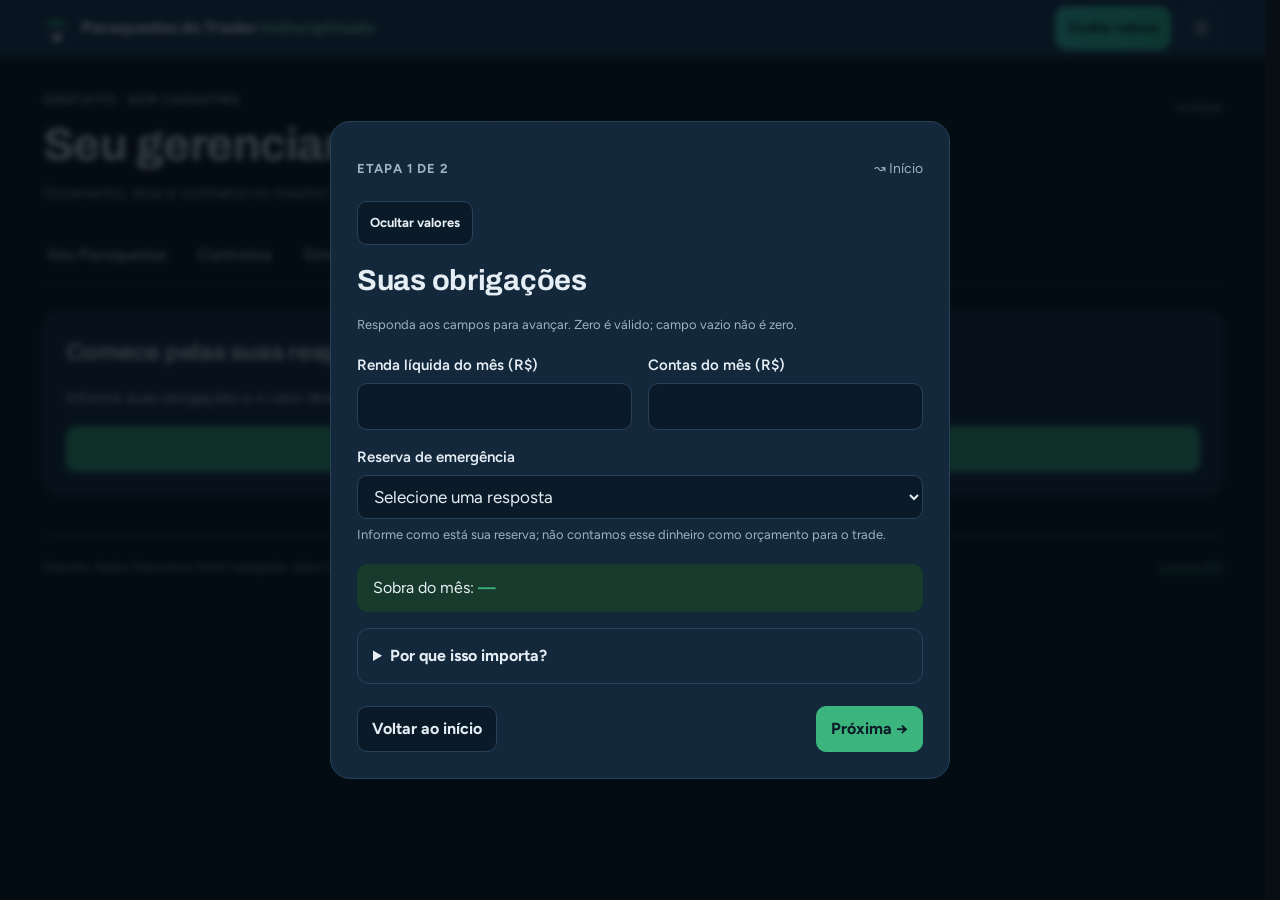
<file: paraquedas.html>
<!doctype html><html lang="pt-BR"><head><meta charset="utf-8"><meta name="viewport" content="width=device-width, initial-scale=1"><title>Paraquedas — Gerenciamento unificado</title><meta http-equiv="refresh" content="0;url=gerenciamento.html#orcamento"><link rel="canonical" href="gerenciamento.html"></head><body><p>O Paraquedas agora faz parte do Gerenciamento.</p><a href="gerenciamento.html#orcamento">Abrir meu gerenciamento de risco</a></body></html>
</file>
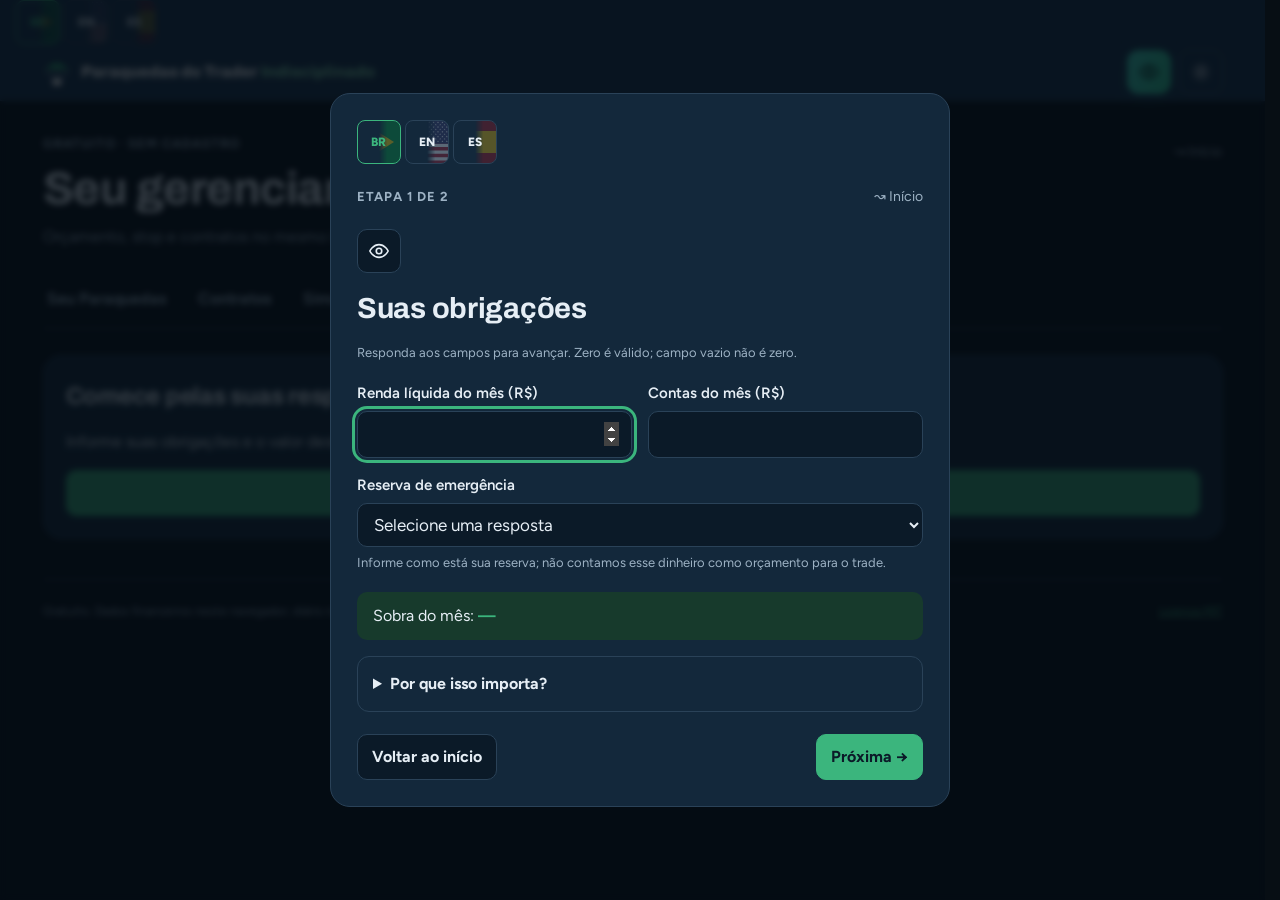
<file: public/gerenciamento.html>
<!doctype html>
<html lang="pt-BR" data-theme="dark">
<head>
<meta charset="utf-8">
<meta name="viewport" content="width=device-width, initial-scale=1, viewport-fit=cover">
<title>Gerenciamento de risco — Paraquedas do Trader Indisciplinado</title>
<meta name="description" content="Defina seu orçamento, calcule contratos de WIN e WDO pelo stop e acompanhe os dias previstos. Gerenciamento gratuito com cartão para baixar." data-i18n-content="m5ed0772fddd0">
<meta name="theme-color" content="#0F2235">
<link rel="icon" href="assets/favicon.svg" type="image/svg+xml">
<!-- Prévia de link (WhatsApp, LinkedIn, Instagram) -->
<meta property="og:type" content="website">
<meta property="og:locale" content="pt_BR">
<meta property="og:site_name" content="Paraquedas do Trader Indisciplinado" data-i18n-content="m2f6a642cb7cf">
<meta property="og:title" content="Gerenciamento de risco — Paraquedas do Trader Indisciplinado" data-i18n-content="m9bc7607a942f">
<meta property="og:description" content="Defina seu orçamento, calcule contratos de WIN e WDO pelo stop e acompanhe os dias previstos. Gerenciamento gratuito com cartão para baixar." data-i18n-content="m5ed0772fddd0">
<meta property="og:url" content="https://theceji.github.io/paraquedas/gerenciamento.html">
<meta property="og:image" content="https://theceji.github.io/paraquedas/assets/og-cover.png">
<meta property="og:image:width" content="1200">
<meta property="og:image:height" content="630">
<meta name="twitter:card" content="summary_large_image">
<link rel="stylesheet" href="assets/i18n.css">
<script src="assets/locales.js"></script><script src="assets/i18n.js"></script>
<script src="assets/tema.js"></script>
<link rel="preconnect" href="https://fonts.googleapis.com">
<link rel="preconnect" href="https://fonts.gstatic.com" crossorigin>
<link rel="stylesheet" href="https://fonts.googleapis.com/css2?family=Archivo:wght@700;800;900&family=Figtree:wght@400;500;600;700&display=swap">
<link rel="stylesheet" href="assets/style.css">
<link rel="stylesheet" href="assets/experiencia.css">
<link rel="stylesheet" href="assets/unificado.css">
<link rel="canonical" href="https://theceji.github.io/paraquedas/gerenciamento.html">
<link rel="alternate" hreflang="pt-BR" href="https://theceji.github.io/paraquedas/gerenciamento.html">
<link rel="alternate" hreflang="en" href="https://theceji.github.io/paraquedas/en/gerenciamento.html">
<link rel="alternate" hreflang="es" href="https://theceji.github.io/paraquedas/es/gerenciamento.html">
<link rel="alternate" hreflang="x-default" href="https://theceji.github.io/paraquedas/gerenciamento.html">
</head>
<body class="page-wide tool-page">
<a class="skip-link" href="#conteudo"><!--i18n:m79b81dfc0247-->Pular para o conteúdo<!--/i18n--></a>
<nav class="topbar" aria-label="Principal" data-i18n-aria-label="mafc19f1734c1"><div class="language-switch" role="group" aria-label="Idioma" data-i18n-aria-label="m7ae9d418353b"><a href="./" data-locale="pt-BR" lang="pt-BR" hreflang="pt-BR" aria-label="Português (Brasil)" title="Português (Brasil)"><span aria-hidden="true">BR</span></a><a href="en/" data-locale="en" lang="en" hreflang="en" aria-label="English" title="English"><span aria-hidden="true">EN</span></a><a href="es/" data-locale="es" lang="es" hreflang="es" aria-label="Español" title="Español"><span aria-hidden="true">ES</span></a></div>
  <div class="topbar-in">
    <a class="brand" href="./">
      <svg viewBox="0 0 420 440" aria-hidden="true"><path d="M30 190 Q210 -40 390 190 Q345 165 300 190 Q255 165 210 190 Q165 165 120 190 Q75 165 30 190 Z" fill="#2FA36F"/><g stroke="#DCE7F0" stroke-width="14" fill="none"><line x1="30" y1="190" x2="165" y2="335"/><line x1="210" y1="190" x2="210" y2="335"/><line x1="390" y1="190" x2="255" y2="335"/></g><rect x="140" y="330" width="140" height="100" rx="14" fill="#FFFFFF"/></svg>
      <span><!--i18n:mfbb042f869d4-->Paraquedas do Trader <!--/i18n--><em><!--i18n:m78f6a5c249d6-->Indisciplinado<!--/i18n--></em></span>
    </a>
    <div class="nav"><button type="button" class="btn privacy-toggle" id="togglePrivacidade" aria-pressed="false" aria-label="Ocultar valores" title="Ocultar valores" data-i18n-aria-label="m7a0d88b2f3ea"><svg viewBox="0 0 24 24" width="22" height="22" fill="none" stroke="currentColor" stroke-width="1.8" stroke-linecap="round" stroke-linejoin="round" aria-hidden="true" focusable="false"><path d="M2 12s3.5-7 10-7 10 7 10 7-3.5 7-10 7S2 12 2 12Z"/><circle cx="12" cy="12" r="3"/><path class="privacy-eye-slash" d="m3 3 18 18"/></svg></button>

          <button type="button" class="theme-btn" id="btnTema" aria-label="Mudar tema" data-i18n-aria-label="m8bf6742ab5c6">
        <svg class="ico-lua" width="20" height="20" viewBox="0 0 24 24" fill="none" stroke="currentColor" stroke-width="2" stroke-linecap="round" stroke-linejoin="round" aria-hidden="true"><path d="M21 12.8A9 9 0 1 1 11.2 3a7 7 0 0 0 9.8 9.8z"/></svg>
        <svg class="ico-sol" width="20" height="20" viewBox="0 0 24 24" fill="none" stroke="currentColor" stroke-width="2" stroke-linecap="round" stroke-linejoin="round" aria-hidden="true" hidden><circle cx="12" cy="12" r="4"/><path d="M12 2v2M12 20v2M4.9 4.9l1.4 1.4M17.7 17.7l1.4 1.4M2 12h2M20 12h2M4.9 19.1l1.4-1.4M17.7 6.3l1.4-1.4"/></svg>
      </button>
    </div>
  </div>
</nav>
<header class="tool-header"><div class="tool-heading"><div><span class="eyebrow"><!--i18n:m1dadd601994e-->Gratuito · sem cadastro<!--/i18n--></span><h1><!--i18n:m4d3f330405e5-->Seu gerenciamento de risco<!--/i18n--></h1><p><!--i18n:m4ace06471a7f-->Orçamento, stop e contratos no mesmo lugar. Uma operação por dia.<!--/i18n--></p></div><a class="back-home" href="./"><!--i18n:m5202bc6a2309-->↝ Início<!--/i18n--></a></div><nav class="tool-tabs" aria-label="Seções" data-i18n-aria-label="m24c5e7700418"><a href="#orcamento"><!--i18n:m2ea123652672-->Seu Paraquedas<!--/i18n--></a><a href="#contratos"><!--i18n:mce199bcece6c-->Contratos<!--/i18n--></a><a href="#simulacao"><!--i18n:m5d257075e961-->Simulação<!--/i18n--></a><a href="#emitir-cartao"><!--i18n:m4bef4f3140f1-->Cartão<!--/i18n--></a></nav></header>
<noscript><p class="panel"><!--i18n:m4a415580ed55-->Ative JavaScript para preencher o orçamento e usar a calculadora.<!--/i18n--></p></noscript>
<main class="wrap unified" id="conteudo"><section id="inicioObrigatorio" class="panel"><h2><!--i18n:m15dce63ed64d-->Comece pelas suas respostas<!--/i18n--></h2><p><!--i18n:m2947c2e904fe-->Informe suas obrigações e o valor destinado ao risco para abrir o gerenciamento.<!--/i18n--></p><button class="btn btn-primary" id="comecar" type="button"><!--i18n:m6bf810aa63c7-->Responder às perguntas<!--/i18n--></button></section><div id="painel" hidden>
<section class="section regras-intro" aria-labelledby="t-reg">
  <span class="eyebrow"><!--i18n:m7bcb2240eee3-->1 · Antes de começar<!--/i18n--></span>
  <h2 id="t-reg"><!--i18n:m69a39b0f57a9-->4 regras de disciplina<!--/i18n--></h2>
  <p class="lead"><!--i18n:mef724c92f107-->A disciplina é o fermento das suas finanças. Sem ela, nenhum percentual de acerto salva o mês.<!--/i18n--></p>
  <div class="rules-hl">
    <div class="rule-hl r-green">
      <svg width="34" height="34" viewBox="0 0 24 24" fill="none" stroke="currentColor" stroke-width="2" stroke-linecap="round" stroke-linejoin="round" aria-hidden="true"><path d="M12 3l8 4v5c0 5-3.5 8-8 9-4.5-1-8-4-8-9V7z"/><path d="M9 12l2 2 4-4"/></svg>
      <strong><!--i18n:mf287bca318b4-->Risco fixo por operação<!--/i18n--></strong>
      <span><!--i18n:m1ea3de12aa74-->Defina antes de abrir a plataforma e não mude no meio do dia.<!--/i18n--></span>
    </div>
    <div class="rule-hl r-blue">
      <svg width="34" height="34" viewBox="0 0 24 24" fill="none" stroke="currentColor" stroke-width="2" stroke-linecap="round" stroke-linejoin="round" aria-hidden="true"><path d="M4 7h10M4 12h7M4 17h4"/><path d="M17 5v14M14 16l3 3 3-3"/></svg>
      <strong><!--i18n:m11faaeba015d-->Contratos pelo stop<!--/i18n--></strong>
      <span><!--i18n:mffc5fc5f6ad8-->Stop maior, menos contratos. A perda prevista fica dentro do risco definido.<!--/i18n--></span>
    </div>
    <div class="rule-hl r-red">
      <svg width="34" height="34" viewBox="0 0 24 24" fill="none" stroke="currentColor" stroke-width="2" stroke-linecap="round" stroke-linejoin="round" aria-hidden="true"><path d="M12 3l9 16H3z"/><path d="M12 10v4M12 17h.01"/></svg>
      <strong><!--i18n:mb384899ddddb-->Alerta aceso, pare<!--/i18n--></strong>
      <span><!--i18n:md54ddd56b722-->Limite de perda atingido encerra o período. Sem exceção.<!--/i18n--></span>
    </div>
    <div class="rule-hl r-amber">
      <svg width="34" height="34" viewBox="0 0 24 24" fill="none" stroke="currentColor" stroke-width="2" stroke-linecap="round" stroke-linejoin="round" aria-hidden="true"><circle cx="12" cy="12" r="9"/><circle cx="12" cy="12" r="5"/><circle cx="12" cy="12" r="1"/></svg>
      <strong><!--i18n:m67814ab4311d-->Meta não é obrigação<!--/i18n--></strong>
      <span><!--i18n:m4def7ee6427b-->Bateu a meta? Proteja o resultado em vez de forçar entradas.<!--/i18n--></span>
    </div>
  </div>
</section>


<section class="panel answers-panel" aria-labelledby="respostasTitulo"><div class="section-heading-row"><div><span class="eyebrow"><!--i18n:m2450b0f2a580-->Parâmetros confirmados<!--/i18n--></span><h2 id="respostasTitulo"><!--i18n:m99a8fb77964a-->Suas respostas<!--/i18n--></h2></div><button id="rever" class="btn" type="button"><!--i18n:m79f5f781ff03-->Editar parâmetros<!--/i18n--></button></div><dl id="respostasResumo" class="answers-summary"></dl><details id="parametrosDetalhes"><summary><!--i18n:m5fa40e17a2eb-->Visualizar todos os parâmetros<!--/i18n--></summary><div class="answers-details"><div><h3><!--i18n:mcf9c53ede9f6-->Suas obrigações<!--/i18n--></h3><dl id="respostasObrigacoes"></dl></div><div><h3><!--i18n:m5774aecf4ce4-->Quanto vai para o risco<!--/i18n--></h3><dl id="respostasRisco"></dl></div></div></details><p id="estadoSalvo" class="hint" role="status"></p></section>
<div class="overview"><section class="panel" id="orcamento"><span class="eyebrow"><!--i18n:m2ea123652672-->Seu Paraquedas<!--/i18n--></span><h2><!--i18n:m2f64d063f2cc-->Seu orçamento do mês<!--/i18n--></h2><p id="saude" class="health"></p><strong class="budget-value" id="orcamentoValor">—</strong><ul id="composicao" class="composition"></ul><p class="hint"><!--i18n:mc88460130a12-->O orçamento pode ser perdido. Condições financeiras informadas não garantem o resultado das operações.<!--/i18n--></p></section>
<section class="panel" aria-labelledby="cotacaoTitulo"><span class="eyebrow"><!--i18n:m1425df76425b-->Referência de mercado<!--/i18n--></span><h2 id="cotacaoTitulo"><!--i18n:m52e886e0cad1-->Exposição do WIN<!--/i18n--></h2><strong id="cotacaoValor" class="budget-value">—</strong><p id="cotacaoInfo" class="hint" role="status"><!--i18n:m0c61c6e8ce5b-->Consultando referência de mercado…<!--/i18n--></p><div class="quote-metrics"><p><span><!--i18n:m91d01c755ecb-->Exposição de 1 WIN<!--/i18n--></span><b id="nocional">—</b></p><p><span><!--i18n:m8073f73bdd6e-->1 WIN / orçamento<!--/i18n--></span><b id="alavUm">—</b></p></div><button type="button" class="btn" id="atualizarCotacao"><!--i18n:mcb1784e26bc8-->Atualizar referência<!--/i18n--></button><details><summary><!--i18n:mcaf232d7be10-->Informar referência manual<!--/i18n--></summary><p class="hint"><!--i18n:maf6d067563d9-->Use pontos do índice futuro. A origem manual ficará identificada; não altera o cálculo de contratos pelo stop.<!--/i18n--></p><div class="field"><label for="cotacaoManual"><!--i18n:m3f928a1658dd-->Pontos do índice futuro<!--/i18n--></label><input id="cotacaoManual" type="number" min="1" max="10000000" step="0.01" inputmode="decimal"></div><button class="btn" type="button" id="usarCotacao"><!--i18n:m02b528244773-->Usar valor informado<!--/i18n--></button></details></section></div>
<section class="section" id="limites"><div class="stop-targets"><div class="panel stop-panel"><label for="stopFinanceiro"><!--i18n:mee3947bfd744-->Stop financeiro por operação (R$)<!--/i18n--></label><input id="stopFinanceiro" type="number" min="0.01" max="1000000000" step="0.01" inputmode="decimal"><span class="hint"><!--i18n:m4058a8074c2f-->Também é o limite diário neste modelo: uma operação por dia.<!--/i18n--></span></div><div class="panel"><span class="eyebrow"><!--i18n:m8b203d82571b-->Meta mínima · 2:1<!--/i18n--></span><strong class="target-value" id="alvo2">—</strong><small id="alvo2pts">—</small></div><div class="panel"><span class="eyebrow"><!--i18n:m29c9f7d2342d-->Meta recomendada* · 3:1<!--/i18n--></span><strong class="target-value" id="alvo3">—</strong><small id="alvo3pts">—</small></div><div class="panel"><span class="eyebrow"><!--i18n:m3947e5387906-->Dias previstos<!--/i18n--></span><strong class="target-value" id="diasValor">—</strong><small><!--i18n:m2b7a185c382b-->Orçamento ÷ stop diário, até 20 dias.<!--/i18n--></small></div></div><p class="hint"><!--i18n:m8a7653fc18b5-->*3:1 é a relação preferida neste modelo, não uma promessa. Alvos por operação, calculados sobre o stop financeiro informado.<!--/i18n--></p><p id="compatibilidade" class="validation" role="status"></p></section>
<section class="panel section" id="contratos"><h2><!--i18n:m35e8f33f955d-->Contratos por tamanho de stop<!--/i18n--></h2><p class="hint"><!--i18n:md94cfcf1c2af-->Contratos = risco ÷ (pontos × valor do ponto), arredondado para baixo. Possibilidades de stop × contratos para o mesmo limite financeiro. Nenhuma linha precisa ser selecionada.<!--/i18n--></p><div class="contracts"><div><div class="asset-title"><b class="ativo-tag t-win"><!--i18n:m0f92be0c4b13-->WIN<!--/i18n--></b><div><h3><!--i18n:mde223c78fbac-->Mini Índice<!--/i18n--></h3><small><!--i18n:m723c92d6cc16-->R$ 0,20 por ponto<!--/i18n--></small></div></div><div class="contract-surface"><table><thead><tr><th scope="col"><!--i18n:m3d51c6c42a51-->Stop (pts)<!--/i18n--></th><th scope="col"><!--i18n:m88aad9dfb88f-->Contr.<!--/i18n--></th><th scope="col"><!--i18n:m760d111ab528-->Risco contratado<!--/i18n--></th></tr></thead><tbody id="tWin"></tbody></table></div></div><div><div class="asset-title"><b class="ativo-tag t-wdo"><!--i18n:mc741ec12636a-->WDO<!--/i18n--></b><div><h3><!--i18n:mf57616175796-->Mini Dólar<!--/i18n--></h3><small><!--i18n:m903d2634c45c-->R$ 10,00 por ponto<!--/i18n--></small></div></div><div class="contract-surface"><table><thead><tr><th scope="col"><!--i18n:m3d51c6c42a51-->Stop (pts)<!--/i18n--></th><th scope="col"><!--i18n:m88aad9dfb88f-->Contr.<!--/i18n--></th><th scope="col"><!--i18n:m760d111ab528-->Risco contratado<!--/i18n--></th></tr></thead><tbody id="tWdo"></tbody></table></div></div></div><p class="hint"><!--i18n:m266fa8931cf6-->A lista termina no primeiro stop da faixa que não comporta um contrato. A última linha tem zero contratos. Se a faixa informada terminar antes disso, acrescentamos o primeiro stop sem contrato. Custos e diferenças de execução não estão incluídos.<!--/i18n--></p></section>
<section class="panel section" id="simulacao"><div class="section-heading-row"><div><span class="eyebrow"><!--i18n:mc4e841bbc2b3-->Período derivado do orçamento<!--/i18n--></span><h2><!--i18n:m578ba48f1034-->Simulação dos dias previstos<!--/i18n--></h2></div><b class="days-badge" id="diasBadge">—</b></div><p class="hint"><!--i18n:me3898d0f2b68-->Resultados próprios ficam nesta aba durante a sessão, inclusive ao recarregar. Os cenários são separados e nunca sobrescrevem seus lançamentos.<!--/i18n--></p><div class="scenario-period" role="group" aria-label="Período da simulação" data-i18n-aria-label="md7d3d159ca98"><button type="button" id="periodoMensal" class="btn" aria-pressed="true"><!--i18n:m4785a8a0016c-->Mensal · 20 dias<!--/i18n--></button><button type="button" id="periodoOperador" class="btn" aria-pressed="false"><!--i18n:m4ddd9e3ff89f-->Meu cenário calculado<!--/i18n--></button></div><p id="cenarioBase" class="hint" role="status"></p><div class="simulation-controls"><div class="field"><label for="modo"><!--i18n:m2fc8f54a6165-->O que deseja acompanhar?<!--/i18n--></label><select id="modo"><option value="scenario" selected><!--i18n:m93aa7cea0a86-->Simular cenário<!--/i18n--></option><option value="manual"><!--i18n:m324e2ec92397-->Meus resultados<!--/i18n--></option></select></div><div class="field" id="acertoField" hidden><label for="acerto"><!--i18n:m357f89d5f10d-->Percentual de acerto<!--/i18n--></label><select id="acerto"><option value="25" >25%</option><option value="30" >30%</option><option value="35" >35%</option><option value="45" >45%</option><option value="50" selected>50%</option><option value="75" >75%</option><option value="80" >80%</option></select></div><div class="field" id="payoffField" hidden><label for="payoff"><!--i18n:m215d2dd0046e-->Ganho por R$ 1 perdido<!--/i18n--></label><select id="payoff"><option value="2"><!--i18n:me8aa2bced1c1-->2 para 1<!--/i18n--></option><option value="3"><!--i18n:m33f4bac3beca-->3 para 1<!--/i18n--></option><option value="mix"><!--i18n:m164a8e815fdb-->Misto 2 e 3<!--/i18n--></option></select></div><button id="sortear" type="button" class="btn" hidden><!--i18n:me308274d7cf4-->Sortear outra ordem<!--/i18n--></button><button id="limpar" type="button" class="btn"><!--i18n:m9f41e8a64087-->Limpar meus resultados<!--/i18n--></button><button id="desfazer" type="button" class="btn" hidden><!--i18n:md7462def6405-->Desfazer limpeza<!--/i18n--></button></div><p id="diarioAlerta" class="validation" role="status"></p><div class="diary-grid"><div class="diary-table"><table><thead><tr><th scope="col"><!--i18n:m8ed570950d83-->Dia<!--/i18n--></th><th scope="col"><!--i18n:mb003d44f31d1-->Resultado (R$)<!--/i18n--></th><th scope="col"><!--i18n:mcf7d46ded085-->Situação<!--/i18n--></th><th scope="col"><!--i18n:m51ec087004da-->Saldo<!--/i18n--></th></tr></thead><tbody id="tDias"></tbody></table><p id="semDias" class="hint" hidden><!--i18n:m5057ac0813b2-->Defina orçamento e stop válidos para calcular os dias.<!--/i18n--></p></div><div><div class="tiles tiles2"><div class="tile"><span id="resultadoRotulo"><!--i18n:m219e4fcc2bae-->Resultado registrado<!--/i18n--></span><strong id="resultadoTotal">—</strong></div><div class="tile"><span><!--i18n:m8aecd83567a0-->Saldo do orçamento<!--/i18n--></span><strong id="saldoAtual">—</strong></div><div class="tile"><span><!--i18n:m2431c3789f56-->Ganhos / perdas<!--/i18n--></span><strong id="acertosResumo">—</strong></div><div class="tile"><span><!--i18n:m4c5c7df0a3e0-->Maior uso do orçamento<!--/i18n--></span><strong id="usoOrcamento">—</strong></div></div><svg id="graficoDias" viewBox="0 0 600 200" role="img" aria-label="Resultados dos dias previstos" data-i18n-aria-label="mf94466a3cff5"></svg></div></div><details id="foraPeriodo" hidden><summary><!--i18n:mf93a27374794-->Lançamentos preservados fora do período atual<!--/i18n--></summary><p class="hint"><!--i18n:m70dcec44b743-->Uma revisão reduziu os dias previstos. Estes valores continuam guardados e entram no saldo e nos alertas do diário. Ampliar novamente o período permite editá-los nas linhas correspondentes.<!--/i18n--></p><ul id="foraLista"></ul></details><p class="hint"><!--i18n:madaff46c87de-->Cenários consideram uma operação por dia e param ao esgotar o orçamento. No diário, violações são sinalizadas e ganhos posteriores não apagam o limite atingido.<!--/i18n--></p></section>
<section class="panel card-action" id="emitir-cartao"><div><span class="eyebrow"><!--i18n:m14e722d108d3-->Gratuito · fundo claro para impressão<!--/i18n--></span><h2><!--i18n:mf7e2adb1bfa2-->Seu cartão de gerenciamento<!--/i18n--></h2><p class="hint"><!--i18n:m726d3f400097-->Orçamento, stop, alvos 2:1 e 3:1, dias e tabela de contratos. Usa os limites e resultados próprios, nunca o cenário simulado.<!--/i18n--></p></div><button class="btn btn-primary" id="btnCartao" type="button"><!--i18n:m9fe6ae5d048e-->Gerar meu cartão<!--/i18n--></button><p id="cartaoAviso" class="hint" role="status"></p></section>
<section class="section supplementary"><details><summary><!--i18n:m3696215ef41a-->Se perder todo o orçamento?<!--/i18n--></summary><p id="piorCaso"></p></details><details><summary><!--i18n:m42d2342be2ad-->Hipótese de evolução em 12 meses<!--/i18n--></summary><p class="hint"><!--i18n:m590dd0742db5-->Sequência ilustrativa independente do diário: sete meses positivos e cinco negativos. Não é uma previsão.<!--/i18n--></p><div class="field"><label for="reinvestir"><!--i18n:m1b4a056254e2-->Lucro que reforça o orçamento<!--/i18n--></label><select id="reinvestir"><option value="0">0%</option><option value="0.5" selected>50%</option><option value="1">100%</option></select></div><svg id="graficoAnual" viewBox="0 0 600 200" role="img" aria-label="Hipótese de resultados ao longo de doze meses" data-i18n-aria-label="m4fb422fa8b9b"></svg><p id="resumoAnual"></p><p class="hint"><!--i18n:m40c245c1973f-->Renda e retirada informadas são tratadas como fontes recorrentes nesta hipótese. O exemplo não projeta consumo de um patrimônio finito nem garante resultado.<!--/i18n--></p></details><details><summary><!--i18n:m2fe5c3b21964-->Entenda os cálculos<!--/i18n--></summary><p><!--i18n:m6e47d33a2166-->O stop financeiro é o máximo previsto para a única operação do dia. Os dias são a cobertura do orçamento para perdas integrais, limitados a 20. As metas são 2 e 3 vezes o stop financeiro. A tabela apenas mostra possibilidades de contratos para cada tamanho de stop; ela não define uma operação.<!--/i18n--></p><p><!--i18n:m4c3e95973f30-->A cotação serve ao nocional e à exposição; contratos pelo stop em pontos não dependem dela. “Exposição / orçamento” não é a margem da corretora. As estimativas não incluem custos, tributos do trade ou diferenças de execução.<!--/i18n--></p></details></section></div></main>
<footer class="tool-footer"><span><!--i18n:mb912bbebf213-->Gratuito. Dados financeiros neste navegador; diário na sessão desta aba.<!--/i18n--></span><a href="LICENSE"><!--i18n:m6a0bde63fd23-->Licença MIT<!--/i18n--></a></footer>
<dialog id="orcamentoDialog" class="onboarding" aria-labelledby="perguntasTitulo" aria-describedby="perguntasDescricao"><div class="wizard-heading"><div class="language-switch" role="group" aria-label="Idioma" data-i18n-aria-label="m7ae9d418353b"><a href="./" data-locale="pt-BR" lang="pt-BR" hreflang="pt-BR" aria-label="Português (Brasil)" title="Português (Brasil)"><span aria-hidden="true">BR</span></a><a href="en/" data-locale="en" lang="en" hreflang="en" aria-label="English" title="English"><span aria-hidden="true">EN</span></a><a href="es/" data-locale="es" lang="es" hreflang="es" aria-label="Español" title="Español"><span aria-hidden="true">ES</span></a></div><span class="eyebrow" id="etapaRotulo"><!--i18n:m411bd792f995-->Etapa 1 de 2<!--/i18n--></span><a href="./" class="back-home"><!--i18n:m5202bc6a2309-->↝ Início<!--/i18n--></a></div><button type="button" id="togglePrivacidadeModal" class="btn privacy-toggle" aria-pressed="false" aria-label="Ocultar valores" title="Ocultar valores" data-i18n-aria-label="m7a0d88b2f3ea"><svg viewBox="0 0 24 24" width="22" height="22" fill="none" stroke="currentColor" stroke-width="1.8" stroke-linecap="round" stroke-linejoin="round" aria-hidden="true" focusable="false"><path d="M2 12s3.5-7 10-7 10 7 10 7-3.5 7-10 7S2 12 2 12Z"/><circle cx="12" cy="12" r="3"/><path class="privacy-eye-slash" d="m3 3 18 18"/></svg></button><h2 id="perguntasTitulo"><!--i18n:mcf9c53ede9f6-->Suas obrigações<!--/i18n--></h2><p id="perguntasDescricao" class="hint"><!--i18n:m6bc265c2ec24-->Responda aos campos para avançar. Zero é válido; campo vazio não é zero.<!--/i18n--></p><p id="migracaoAviso" class="notice" hidden><!--i18n:m88335275dbda-->Encontramos dados da versão anterior. Confira e conclua as duas etapas para confirmar seu orçamento.<!--/i18n--></p>
<form id="obrigacoesForm"><div class="wizard-fields"><div class="field"><label for="renda"><!--i18n:m137fd28c4d58-->Renda líquida do mês (R$)<!--/i18n--></label><input type="number" id="renda" min="0" max="1000000000" step="0.01" inputmode="decimal" required ></div><div class="field"><label for="contas"><!--i18n:m0031c06f11a0-->Contas do mês (R$)<!--/i18n--></label><input type="number" id="contas" min="0" max="1000000000" step="0.01" inputmode="decimal" required ></div><div class="field full"><label for="reserva"><!--i18n:m61c1b7f7c202-->Reserva de emergência<!--/i18n--></label><select id="reserva" required><option value=""><!--i18n:me4dc029144ed-->Selecione uma resposta<!--/i18n--></option><option value="none"><!--i18n:m5a8f8ad76e24-->Não tenho<!--/i18n--></option><option value="partial"><!--i18n:mf778809cb272-->Tenho parte<!--/i18n--></option><option value="full"><!--i18n:me13942698a59-->Completa<!--/i18n--></option></select><span class="hint"><!--i18n:m50c6d09d8a91-->Informe como está sua reserva; não contamos esse dinheiro como orçamento para o trade.<!--/i18n--></span></div></div><p class="wizard-sobra"><!--i18n:m11fd52a6d6c2-->Sobra do mês: <!--/i18n--><strong id="sobraValor">—</strong></p><details><summary><!--i18n:m7f96a181465f-->Por que isso importa?<!--/i18n--></summary><p><!--i18n:m54352c00e5ab-->Contas, reserva e investimentos vêm antes do risco. Separe o dinheiro das obrigações; a parcela destinada ao trade pode ser perdida.<!--/i18n--></p></details><div class="wizard-actions"><a href="./" class="btn"><!--i18n:m37278736f8f2-->Voltar ao início<!--/i18n--></a><button type="submit" class="btn btn-primary"><!--i18n:mf493990acad1-->Próxima →<!--/i18n--></button></div></form>
<form id="riscoForm" hidden><fieldset class="wizard-group"><legend><!--i18n:mc7e9873e8ea0-->Rendimento de aplicação<!--/i18n--></legend><div class="field"><label for="temAplicacao"><!--i18n:m739cc85f4ec4-->Você tem aplicação para estimar o rendimento?<!--/i18n--></label><select id="temAplicacao" required><option value=""><!--i18n:me4dc029144ed-->Selecione uma resposta<!--/i18n--></option><option value="no"><!--i18n:m5a8f8ad76e24-->Não tenho<!--/i18n--></option><option value="yes"><!--i18n:mb1b5b31b037c-->Tenho<!--/i18n--></option></select></div><div class="wizard-fields" id="aplicacaoCampos" hidden><div class="field"><label for="patrimonio"><!--i18n:mcdae1030f710-->Patrimônio aplicado (R$)<!--/i18n--></label><input type="number" id="patrimonio" min="0" max="1000000000" step="0.01" inputmode="decimal" required disabled></div><div class="field"><label for="cdi"><!--i18n:m44348e8ad4ce-->CDI estimado ao ano (%)<!--/i18n--></label><input type="number" id="cdi" min="0" max="1000000000" step="0.01" inputmode="decimal" required disabled></div><div class="field"><label for="ir"><!--i18n:mfa81064e352a-->IR sobre o rendimento estimado (%)<!--/i18n--></label><select id="ir" required disabled><option value=""><!--i18n:m987d5be9f4bf-->Selecione<!--/i18n--></option><option value="22.5"><!--i18n:m96a91adffa51-->22,5%<!--/i18n--></option><option value="20">20%</option><option value="17.5"><!--i18n:ma46e2fbadcba-->17,5%<!--/i18n--></option><option value="15">15%</option></select></div><div class="field"><label for="rendimentoEstimado"><!--i18n:m1d6a09af5eb7-->Rendimento mensal líquido estimado<!--/i18n--></label><output id="rendimentoEstimado" class="allocation-estimate" aria-live="polite">—</output></div><div class="field full allocation-control" id="rendimentoAlocacao"><label for="rendimentoRisco"><!--i18n:me49215df6b6e-->Rendimento destinado ao risco (R$)<!--/i18n--></label><input id="rendimentoRisco" class="allocation-value" type="number" min="0" max="0" step="0.01" inputmode="decimal" required disabled><input id="rendimentoRiscoFaixa" class="allocation-range" type="range" min="0" max="0" step="0.01" value="0" aria-label="Rendimento destinado ao risco em reais" disabled data-i18n-aria-label="md3ff3f577854"><div class="allocation-limits"><span data-allocation-min></span><span data-allocation-max></span></div></div></div><p class="hint"><!--i18n:mfa06ff311f86-->Taxa informada por você, não uma cotação automática. O rendimento é uma estimativa mensal líquida simplificada.<!--/i18n--></p></fieldset><fieldset class="wizard-group"><legend><!--i18n:m6bec372f4ae1-->Parte da sobra para o risco<!--/i18n--></legend><p class="hint"><!--i18n:mdaa1315538b5-->Esta sobra é a parte da renda mensal que resta após pagar as contas informadas na etapa anterior.<!--/i18n--></p><div class="field"><label for="sobraRisco"><!--i18n:mea7ecf97c6ec-->Valor da sobra destinado ao risco (R$)<!--/i18n--></label><input type="number" id="sobraRisco" min="0" max="1000000000" step="0.01" inputmode="decimal" required ></div><p class="hint" id="sobraMaxima"></p></fieldset><fieldset class="wizard-group"><legend><!--i18n:m302f2e11263b-->Outras rendas<!--/i18n--></legend><div class="field"><label for="temExtras"><!--i18n:m63541721b324-->Existem rendas que ainda não entraram no passo 1?<!--/i18n--></label><select id="temExtras" required><option value=""><!--i18n:me4dc029144ed-->Selecione uma resposta<!--/i18n--></option><option value="no"><!--i18n:m9bc947e58b62-->Não<!--/i18n--></option><option value="yes"><!--i18n:m9313455e45aa-->Sim<!--/i18n--></option></select></div><div id="extrasCampos" hidden><div id="extras"></div><button class="btn" type="button" id="adicionarRenda"><!--i18n:m2a018585f065-->+ Adicionar renda<!--/i18n--></button></div><p class="hint"><!--i18n:m99ecd87eacd4-->Não inclua novamente renda já usada para calcular a sobra.<!--/i18n--></p></fieldset><fieldset class="wizard-group"><legend><!--i18n:mb0c2318ee203-->Retirada do patrimônio<!--/i18n--></legend><div class="field"><label for="saque"><!--i18n:mc4483ae8961b-->Dinheiro retirado do que já estava guardado (R$)<!--/i18n--></label><input type="number" id="saque" min="0" max="1000000000" step="0.01" inputmode="decimal" required ></div><p class="hint"><!--i18n:mddb272f92927-->Informe zero se não houver retirada. Essa parcela reduz o patrimônio se for perdida.<!--/i18n--></p></fieldset><p id="wizardErro" class="validation" role="status" hidden></p><div class="wizard-actions"><button type="button" class="btn" id="voltarEtapa"><!--i18n:m9d488301ade5-->↝ Voltar<!--/i18n--></button><button type="submit" class="btn btn-primary"><!--i18n:me33201ce6f96-->Concluir e ver gerenciamento<!--/i18n--></button></div></form><button id="cancelarEdicao" type="button" class="btn" hidden><!--i18n:med281d453068-->Cancelar revisão<!--/i18n--></button></dialog>
<dialog id="cartaoDialog" class="cartao-dialog" aria-labelledby="cartaoTitulo" aria-describedby="cartaoDescricao">
  <div class="cartao-dialog-head"><div><span class="eyebrow"><!--i18n:mafea3439bfee-->Seu arquivo · gratuito<!--/i18n--></span><h2 id="cartaoTitulo"><!--i18n:mff07c7864974-->Cartão de gerenciamento de risco<!--/i18n--></h2></div><button class="btn modal-close" id="fecharCartao" type="button" aria-label="Fechar prévia do cartão" autofocus data-i18n-aria-label="m3736c87201b4"><!--i18n:mc99ba92d87cf-->Fechar ×<!--/i18n--></button></div>
  <div class="language-switch" role="group" aria-label="Idioma" data-i18n-aria-label="m7ae9d418353b"><a href="./" data-locale="pt-BR" lang="pt-BR" hreflang="pt-BR" aria-label="Português (Brasil)" title="Português (Brasil)"><span aria-hidden="true">BR</span></a><a href="en/" data-locale="en" lang="en" hreflang="en" aria-label="English" title="English"><span aria-hidden="true">EN</span></a><a href="es/" data-locale="es" lang="es" hreflang="es" aria-label="Español" title="Español"><span aria-hidden="true">ES</span></a></div><p id="cartaoDescricao"><!--i18n:m65226bd2189c-->Confira seus números. O PNG tem fundo branco e cores suaves para impressão.<!--/i18n--></p>
  <div class="cartao-dialog-body"><div class="cartao-preview"><p id="cartaoCarregando" role="status"><!--i18n:m0afe1dff084a-->Preparando seu cartão…<!--/i18n--></p><img id="cartaoImagem" alt="Prévia do cartão de gerenciamento de risco" hidden data-i18n-alt="m2221fdf47890"></div><div class="cartao-download"><div id="cartaoResumo"></div><p class="hint" id="cartaoDica"></p><a id="baixarCartao" class="btn btn-primary" hidden><!--i18n:meba031fa06ad-->Baixar cartão (PNG) ↓<!--/i18n--></a><p class="hint"><!--i18n:m45440b8bd4be-->Esta janela fecha ao iniciar o download. Você também pode fechar sem baixar.<!--/i18n--></p></div></div>
</dialog>
<script src="assets/gerenciamento-modelo.js"></script><script src="assets/cotacao.js"></script><script src="assets/cartao.js"></script><script src="assets/gerenciamento.js"></script></body></html>
</file>
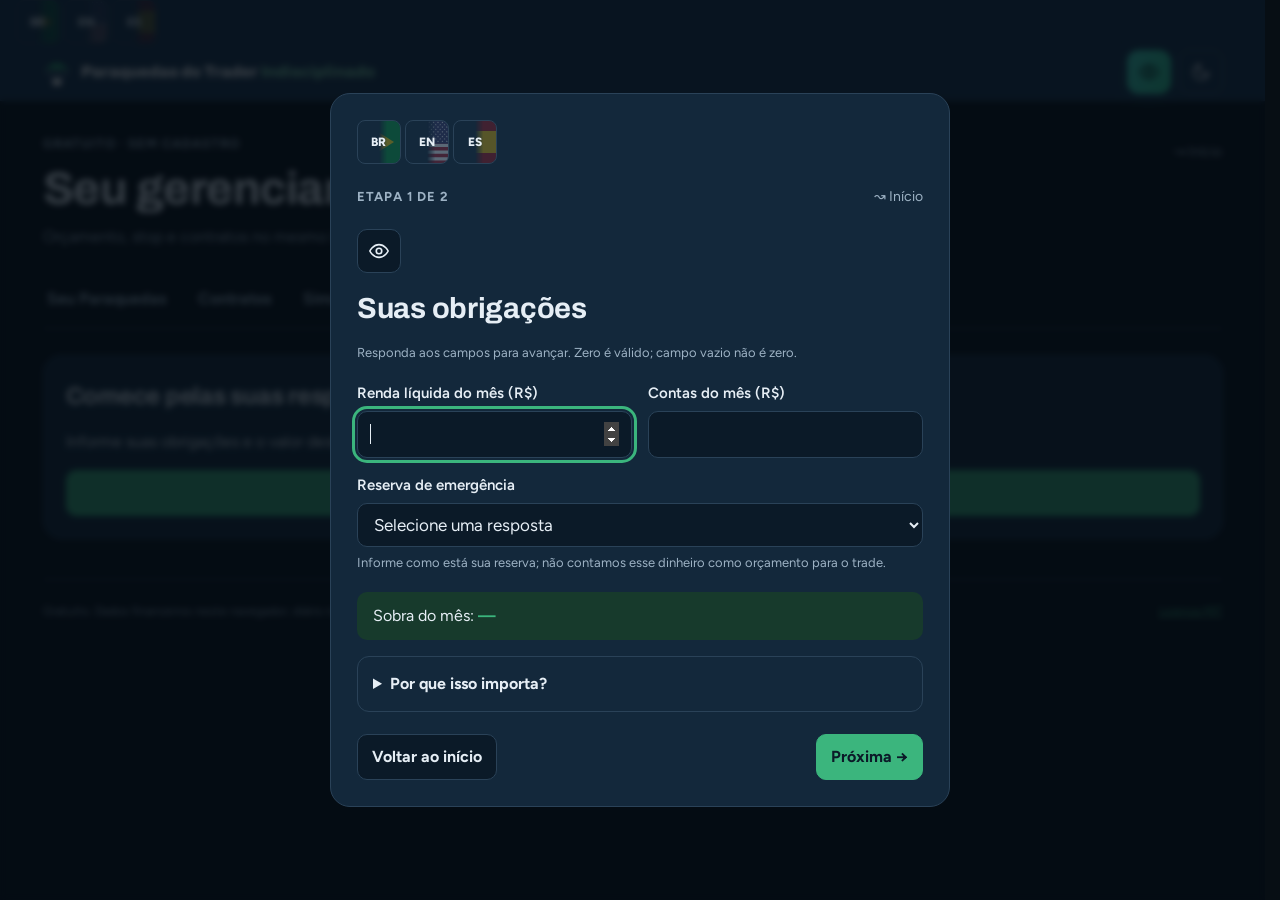
<file: public/paraquedas.html>
<!doctype html><html lang="pt-BR"><head><meta charset="utf-8"><meta name="viewport" content="width=device-width, initial-scale=1"><title>Paraquedas — Gerenciamento unificado</title><meta http-equiv="refresh" content="0;url=gerenciamento.html#orcamento"><link rel="canonical" href="https://theceji.github.io/paraquedas/gerenciamento.html">
<link rel="alternate" hreflang="pt-BR" href="https://theceji.github.io/paraquedas/gerenciamento.html">
<link rel="alternate" hreflang="en" href="https://theceji.github.io/paraquedas/en/gerenciamento.html">
<link rel="alternate" hreflang="es" href="https://theceji.github.io/paraquedas/es/gerenciamento.html">
<link rel="alternate" hreflang="x-default" href="https://theceji.github.io/paraquedas/gerenciamento.html">
</head><body><p><!--i18n:m790545dbebf8-->O Paraquedas agora faz parte do Gerenciamento.<!--/i18n--></p><a href="gerenciamento.html#orcamento"><!--i18n:m6770d39d9414-->Abrir meu gerenciamento de risco<!--/i18n--></a></body></html>
</file>
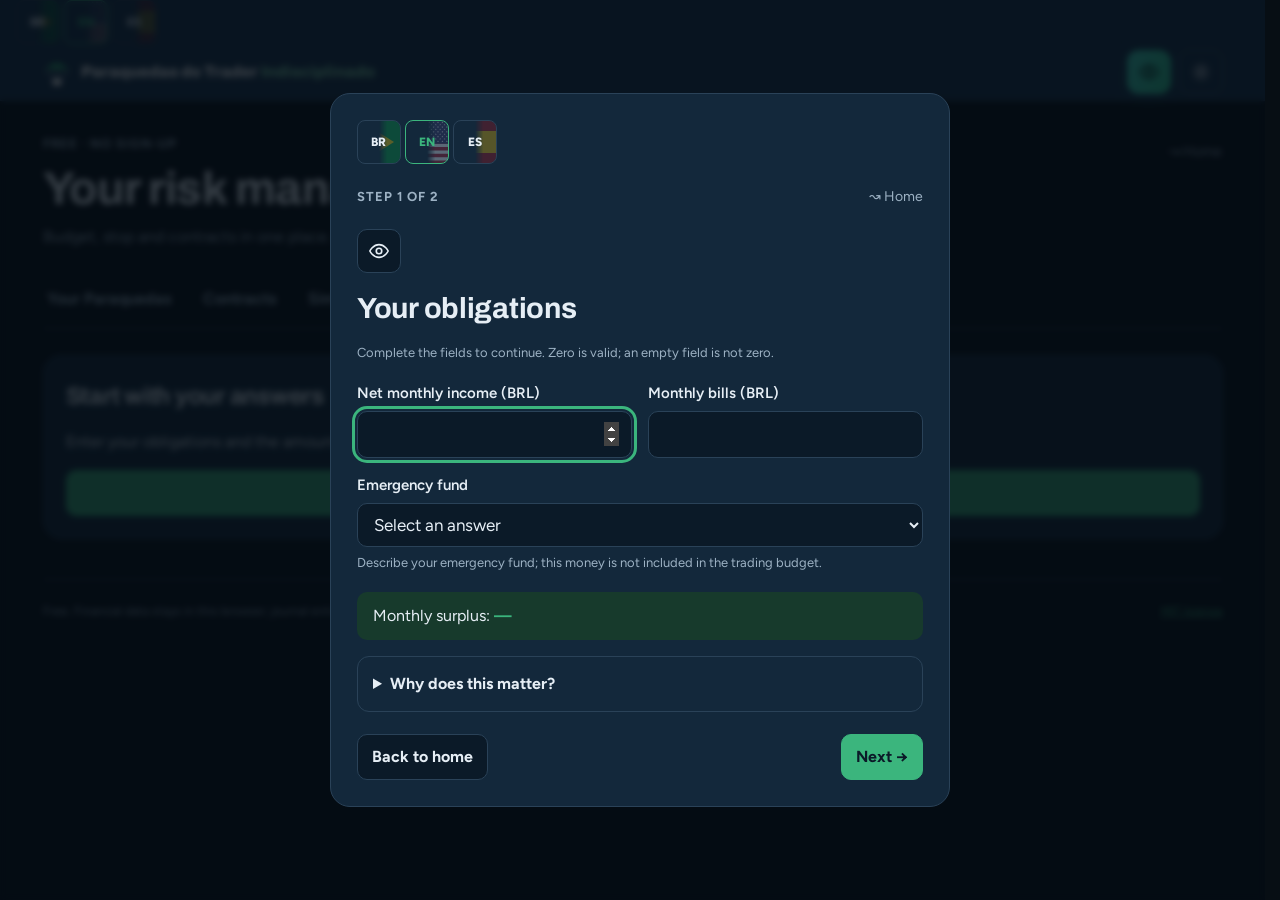
<file: public/en/gerenciamento.html>
<!doctype html>
<html lang="en" data-theme="dark">
<head>
<meta charset="utf-8">
<meta name="viewport" content="width=device-width, initial-scale=1, viewport-fit=cover">
<title>Risk management — Paraquedas do Trader Indisciplinado</title>
<meta name="description" content="Set your budget, size WIN and WDO contracts by stop distance and track your trading days. Free risk management with a downloadable card." data-i18n-content="m5ed0772fddd0">
<meta name="theme-color" content="#0F2235">
<link rel="icon" href="../assets/favicon.svg" type="image/svg+xml">
<!-- Prévia de link (WhatsApp, LinkedIn, Instagram) -->
<meta property="og:type" content="website">
<meta property="og:locale" content="en_US">
<meta property="og:site_name" content="Paraquedas do Trader Indisciplinado" data-i18n-content="m2f6a642cb7cf">
<meta property="og:title" content="Risk management — Paraquedas do Trader Indisciplinado" data-i18n-content="m9bc7607a942f">
<meta property="og:description" content="Set your budget, size WIN and WDO contracts by stop distance and track your trading days. Free risk management with a downloadable card." data-i18n-content="m5ed0772fddd0">
<meta property="og:url" content="https://theceji.github.io/paraquedas/en/gerenciamento.html">
<meta property="og:image" content="https://theceji.github.io/paraquedas/assets/og-cover-en.png">
<meta property="og:image:width" content="1200">
<meta property="og:image:height" content="630">
<meta name="twitter:card" content="summary_large_image">
<link rel="stylesheet" href="../assets/i18n.css">
<script src="../assets/locales.js"></script><script src="../assets/i18n.js"></script>
<script src="../assets/tema.js"></script>
<link rel="preconnect" href="https://fonts.googleapis.com">
<link rel="preconnect" href="https://fonts.gstatic.com" crossorigin>
<link rel="stylesheet" href="https://fonts.googleapis.com/css2?family=Archivo:wght@700;800;900&family=Figtree:wght@400;500;600;700&display=swap">
<link rel="stylesheet" href="../assets/style.css">
<link rel="stylesheet" href="../assets/experiencia.css">
<link rel="stylesheet" href="../assets/unificado.css">
<link rel="canonical" href="https://theceji.github.io/paraquedas/en/gerenciamento.html">
<link rel="alternate" hreflang="pt-BR" href="https://theceji.github.io/paraquedas/gerenciamento.html">
<link rel="alternate" hreflang="en" href="https://theceji.github.io/paraquedas/en/gerenciamento.html">
<link rel="alternate" hreflang="es" href="https://theceji.github.io/paraquedas/es/gerenciamento.html">
<link rel="alternate" hreflang="x-default" href="https://theceji.github.io/paraquedas/gerenciamento.html">
</head>
<body class="page-wide tool-page">
<a class="skip-link" href="#conteudo"><!--i18n:m79b81dfc0247-->Skip to content<!--/i18n--></a>
<nav class="topbar" aria-label="Main navigation" data-i18n-aria-label="mafc19f1734c1"><div class="language-switch" role="group" aria-label="Language" data-i18n-aria-label="m7ae9d418353b"><a href=".././" data-locale="pt-BR" lang="pt-BR" hreflang="pt-BR" aria-label="Português (Brasil)" title="Português (Brasil)"><span aria-hidden="true">BR</span></a><a href="../en/" data-locale="en" lang="en" hreflang="en" aria-label="English" title="English"><span aria-hidden="true">EN</span></a><a href="../es/" data-locale="es" lang="es" hreflang="es" aria-label="Español" title="Español"><span aria-hidden="true">ES</span></a></div>
  <div class="topbar-in">
    <a class="brand" href="./">
      <svg viewBox="0 0 420 440" aria-hidden="true"><path d="M30 190 Q210 -40 390 190 Q345 165 300 190 Q255 165 210 190 Q165 165 120 190 Q75 165 30 190 Z" fill="#2FA36F"/><g stroke="#DCE7F0" stroke-width="14" fill="none"><line x1="30" y1="190" x2="165" y2="335"/><line x1="210" y1="190" x2="210" y2="335"/><line x1="390" y1="190" x2="255" y2="335"/></g><rect x="140" y="330" width="140" height="100" rx="14" fill="#FFFFFF"/></svg>
      <span><!--i18n:mfbb042f869d4-->Paraquedas do Trader <!--/i18n--><em><!--i18n:m78f6a5c249d6-->Indisciplinado<!--/i18n--></em></span>
    </a>
    <div class="nav"><button type="button" class="btn privacy-toggle" id="togglePrivacidade" aria-pressed="false" aria-label="Hide amounts" title="Ocultar valores" data-i18n-aria-label="m7a0d88b2f3ea"><svg viewBox="0 0 24 24" width="22" height="22" fill="none" stroke="currentColor" stroke-width="1.8" stroke-linecap="round" stroke-linejoin="round" aria-hidden="true" focusable="false"><path d="M2 12s3.5-7 10-7 10 7 10 7-3.5 7-10 7S2 12 2 12Z"/><circle cx="12" cy="12" r="3"/><path class="privacy-eye-slash" d="m3 3 18 18"/></svg></button>

          <button type="button" class="theme-btn" id="btnTema" aria-label="Change theme" data-i18n-aria-label="m8bf6742ab5c6">
        <svg class="ico-lua" width="20" height="20" viewBox="0 0 24 24" fill="none" stroke="currentColor" stroke-width="2" stroke-linecap="round" stroke-linejoin="round" aria-hidden="true"><path d="M21 12.8A9 9 0 1 1 11.2 3a7 7 0 0 0 9.8 9.8z"/></svg>
        <svg class="ico-sol" width="20" height="20" viewBox="0 0 24 24" fill="none" stroke="currentColor" stroke-width="2" stroke-linecap="round" stroke-linejoin="round" aria-hidden="true" hidden><circle cx="12" cy="12" r="4"/><path d="M12 2v2M12 20v2M4.9 4.9l1.4 1.4M17.7 17.7l1.4 1.4M2 12h2M20 12h2M4.9 19.1l1.4-1.4M17.7 6.3l1.4-1.4"/></svg>
      </button>
    </div>
  </div>
</nav>
<header class="tool-header"><div class="tool-heading"><div><span class="eyebrow"><!--i18n:m1dadd601994e-->Free · no sign-up<!--/i18n--></span><h1><!--i18n:m4d3f330405e5-->Your risk management<!--/i18n--></h1><p><!--i18n:m4ace06471a7f-->Budget, stop and contracts in one place. One trade per day.<!--/i18n--></p></div><a class="back-home" href="./"><!--i18n:m5202bc6a2309-->↝ Home<!--/i18n--></a></div><nav class="tool-tabs" aria-label="Sections" data-i18n-aria-label="m24c5e7700418"><a href="#orcamento"><!--i18n:m2ea123652672-->Your Paraquedas<!--/i18n--></a><a href="#contratos"><!--i18n:mce199bcece6c-->Contracts<!--/i18n--></a><a href="#simulacao"><!--i18n:m5d257075e961-->Simulation<!--/i18n--></a><a href="#emitir-cartao"><!--i18n:m4bef4f3140f1-->Card<!--/i18n--></a></nav></header>
<noscript><p class="panel"><!--i18n:m4a415580ed55-->Enable JavaScript to enter your budget and use the calculator.<!--/i18n--></p></noscript>
<main class="wrap unified" id="conteudo"><section id="inicioObrigatorio" class="panel"><h2><!--i18n:m15dce63ed64d-->Start with your answers<!--/i18n--></h2><p><!--i18n:m2947c2e904fe-->Enter your obligations and the amount allocated to risk to open risk management.<!--/i18n--></p><button class="btn btn-primary" id="comecar" type="button"><!--i18n:m6bf810aa63c7-->Answer the questions<!--/i18n--></button></section><div id="painel" hidden>
<section class="section regras-intro" aria-labelledby="t-reg">
  <span class="eyebrow"><!--i18n:m7bcb2240eee3-->1 · Before you start<!--/i18n--></span>
  <h2 id="t-reg"><!--i18n:m69a39b0f57a9-->4 discipline rules<!--/i18n--></h2>
  <p class="lead"><!--i18n:mef724c92f107-->Discipline is the foundation of your finances. Without it, no win rate can save the month.<!--/i18n--></p>
  <div class="rules-hl">
    <div class="rule-hl r-green">
      <svg width="34" height="34" viewBox="0 0 24 24" fill="none" stroke="currentColor" stroke-width="2" stroke-linecap="round" stroke-linejoin="round" aria-hidden="true"><path d="M12 3l8 4v5c0 5-3.5 8-8 9-4.5-1-8-4-8-9V7z"/><path d="M9 12l2 2 4-4"/></svg>
      <strong><!--i18n:mf287bca318b4-->Fixed risk per trade<!--/i18n--></strong>
      <span><!--i18n:m1ea3de12aa74-->Set it before opening your trading platform and keep it unchanged during the day.<!--/i18n--></span>
    </div>
    <div class="rule-hl r-blue">
      <svg width="34" height="34" viewBox="0 0 24 24" fill="none" stroke="currentColor" stroke-width="2" stroke-linecap="round" stroke-linejoin="round" aria-hidden="true"><path d="M4 7h10M4 12h7M4 17h4"/><path d="M17 5v14M14 16l3 3 3-3"/></svg>
      <strong><!--i18n:m11faaeba015d-->Size contracts by stop<!--/i18n--></strong>
      <span><!--i18n:mffc5fc5f6ad8-->Wider stop, fewer contracts. The planned loss stays within your risk limit.<!--/i18n--></span>
    </div>
    <div class="rule-hl r-red">
      <svg width="34" height="34" viewBox="0 0 24 24" fill="none" stroke="currentColor" stroke-width="2" stroke-linecap="round" stroke-linejoin="round" aria-hidden="true"><path d="M12 3l9 16H3z"/><path d="M12 10v4M12 17h.01"/></svg>
      <strong><!--i18n:mb384899ddddb-->Warning on? Stop.<!--/i18n--></strong>
      <span><!--i18n:md54ddd56b722-->Reaching the loss limit ends the period. No exceptions.<!--/i18n--></span>
    </div>
    <div class="rule-hl r-amber">
      <svg width="34" height="34" viewBox="0 0 24 24" fill="none" stroke="currentColor" stroke-width="2" stroke-linecap="round" stroke-linejoin="round" aria-hidden="true"><circle cx="12" cy="12" r="9"/><circle cx="12" cy="12" r="5"/><circle cx="12" cy="12" r="1"/></svg>
      <strong><!--i18n:m67814ab4311d-->A target is not a duty<!--/i18n--></strong>
      <span><!--i18n:m4def7ee6427b-->Target reached? Protect the result instead of forcing more trades.<!--/i18n--></span>
    </div>
  </div>
</section>


<section class="panel answers-panel" aria-labelledby="respostasTitulo"><div class="section-heading-row"><div><span class="eyebrow"><!--i18n:m2450b0f2a580-->Confirmed settings<!--/i18n--></span><h2 id="respostasTitulo"><!--i18n:m99a8fb77964a-->Your answers<!--/i18n--></h2></div><button id="rever" class="btn" type="button"><!--i18n:m79f5f781ff03-->Edit settings<!--/i18n--></button></div><dl id="respostasResumo" class="answers-summary"></dl><details id="parametrosDetalhes"><summary><!--i18n:m5fa40e17a2eb-->View all settings<!--/i18n--></summary><div class="answers-details"><div><h3><!--i18n:mcf9c53ede9f6-->Your obligations<!--/i18n--></h3><dl id="respostasObrigacoes"></dl></div><div><h3><!--i18n:m5774aecf4ce4-->How much goes to risk<!--/i18n--></h3><dl id="respostasRisco"></dl></div></div></details><p id="estadoSalvo" class="hint" role="status"></p></section>
<div class="overview"><section class="panel" id="orcamento"><span class="eyebrow"><!--i18n:m2ea123652672-->Your Paraquedas<!--/i18n--></span><h2><!--i18n:m2f64d063f2cc-->Your monthly budget<!--/i18n--></h2><p id="saude" class="health"></p><strong class="budget-value" id="orcamentoValor">—</strong><ul id="composicao" class="composition"></ul><p class="hint"><!--i18n:mc88460130a12-->The budget can be lost. Your reported financial situation does not guarantee trading results.<!--/i18n--></p></section>
<section class="panel" aria-labelledby="cotacaoTitulo"><span class="eyebrow"><!--i18n:m1425df76425b-->Market reference<!--/i18n--></span><h2 id="cotacaoTitulo"><!--i18n:m52e886e0cad1-->WIN exposure<!--/i18n--></h2><strong id="cotacaoValor" class="budget-value">—</strong><p id="cotacaoInfo" class="hint" role="status"><!--i18n:m0c61c6e8ce5b-->Loading market reference…<!--/i18n--></p><div class="quote-metrics"><p><span><!--i18n:m91d01c755ecb-->Exposure of 1 WIN<!--/i18n--></span><b id="nocional">—</b></p><p><span><!--i18n:m8073f73bdd6e-->1 WIN / budget<!--/i18n--></span><b id="alavUm">—</b></p></div><button type="button" class="btn" id="atualizarCotacao"><!--i18n:mcb1784e26bc8-->Update reference<!--/i18n--></button><details><summary><!--i18n:mcaf232d7be10-->Enter a manual reference<!--/i18n--></summary><p class="hint"><!--i18n:maf6d067563d9-->Use index futures points. The manual source will be identified; it does not change stop-based contract sizing.<!--/i18n--></p><div class="field"><label for="cotacaoManual"><!--i18n:m3f928a1658dd-->Index futures points<!--/i18n--></label><input id="cotacaoManual" type="number" min="1" max="10000000" step="0.01" inputmode="decimal"></div><button class="btn" type="button" id="usarCotacao"><!--i18n:m02b528244773-->Use entered value<!--/i18n--></button></details></section></div>
<section class="section" id="limites"><div class="stop-targets"><div class="panel stop-panel"><label for="stopFinanceiro"><!--i18n:mee3947bfd744-->Cash stop per trade (BRL)<!--/i18n--></label><input id="stopFinanceiro" type="number" min="0.01" max="1000000000" step="0.01" inputmode="decimal"><span class="hint"><!--i18n:m4058a8074c2f-->Also the daily limit in this model: one trade per day.<!--/i18n--></span></div><div class="panel"><span class="eyebrow"><!--i18n:m8b203d82571b-->Minimum target · 2:1<!--/i18n--></span><strong class="target-value" id="alvo2">—</strong><small id="alvo2pts">—</small></div><div class="panel"><span class="eyebrow"><!--i18n:m29c9f7d2342d-->Recommended target* · 3:1<!--/i18n--></span><strong class="target-value" id="alvo3">—</strong><small id="alvo3pts">—</small></div><div class="panel"><span class="eyebrow"><!--i18n:m3947e5387906-->Planned days<!--/i18n--></span><strong class="target-value" id="diasValor">—</strong><small><!--i18n:m2b7a185c382b-->Budget ÷ daily stop, up to 20 days.<!--/i18n--></small></div></div><p class="hint"><!--i18n:m8a7653fc18b5-->*3:1 is the preferred ratio in this model, not a promise. Per-trade targets are calculated from the cash stop you enter.<!--/i18n--></p><p id="compatibilidade" class="validation" role="status"></p></section>
<section class="panel section" id="contratos"><h2><!--i18n:m35e8f33f955d-->Contracts by stop distance<!--/i18n--></h2><p class="hint"><!--i18n:md94cfcf1c2af-->Contracts = risk ÷ (points × point value), rounded down. Stop × contract possibilities for the same cash limit. No row needs to be selected.<!--/i18n--></p><div class="contracts"><div><div class="asset-title"><b class="ativo-tag t-win"><!--i18n:m0f92be0c4b13-->WIN<!--/i18n--></b><div><h3><!--i18n:mde223c78fbac-->Mini Ibovespa Futures<!--/i18n--></h3><small><!--i18n:m723c92d6cc16-->BRL 0.20 per point<!--/i18n--></small></div></div><div class="contract-surface"><table><thead><tr><th scope="col"><!--i18n:m3d51c6c42a51-->Stop (pts)<!--/i18n--></th><th scope="col"><!--i18n:m88aad9dfb88f-->Qty.<!--/i18n--></th><th scope="col"><!--i18n:m760d111ab528-->Risk amount<!--/i18n--></th></tr></thead><tbody id="tWin"></tbody></table></div></div><div><div class="asset-title"><b class="ativo-tag t-wdo"><!--i18n:mc741ec12636a-->WDO<!--/i18n--></b><div><h3><!--i18n:mf57616175796-->Mini USD Futures<!--/i18n--></h3><small><!--i18n:m903d2634c45c-->BRL 10.00 per point<!--/i18n--></small></div></div><div class="contract-surface"><table><thead><tr><th scope="col"><!--i18n:m3d51c6c42a51-->Stop (pts)<!--/i18n--></th><th scope="col"><!--i18n:m88aad9dfb88f-->Qty.<!--/i18n--></th><th scope="col"><!--i18n:m760d111ab528-->Risk amount<!--/i18n--></th></tr></thead><tbody id="tWdo"></tbody></table></div></div></div><p class="hint"><!--i18n:m266fa8931cf6-->The list ends at the first stop that cannot fit one contract. The last row has zero contracts. If the specified range ends earlier, we add the first stop with no contract. Costs and execution differences are not included.<!--/i18n--></p></section>
<section class="panel section" id="simulacao"><div class="section-heading-row"><div><span class="eyebrow"><!--i18n:mc4e841bbc2b3-->Period based on the budget<!--/i18n--></span><h2><!--i18n:m578ba48f1034-->Planned trading days simulation<!--/i18n--></h2></div><b class="days-badge" id="diasBadge">—</b></div><p class="hint"><!--i18n:me3898d0f2b68-->Your own results stay in this tab for the session, including after reloading. Scenarios are separate and never overwrite your entries.<!--/i18n--></p><div class="scenario-period" role="group" aria-label="Simulation period" data-i18n-aria-label="md7d3d159ca98"><button type="button" id="periodoMensal" class="btn" aria-pressed="true"><!--i18n:m4785a8a0016c-->Monthly · 20 days<!--/i18n--></button><button type="button" id="periodoOperador" class="btn" aria-pressed="false"><!--i18n:m4ddd9e3ff89f-->My calculated scenario<!--/i18n--></button></div><p id="cenarioBase" class="hint" role="status"></p><div class="simulation-controls"><div class="field"><label for="modo"><!--i18n:m2fc8f54a6165-->What would you like to track?<!--/i18n--></label><select id="modo"><option value="scenario" selected><!--i18n:m93aa7cea0a86-->Simulate a scenario<!--/i18n--></option><option value="manual"><!--i18n:m324e2ec92397-->My results<!--/i18n--></option></select></div><div class="field" id="acertoField" hidden><label for="acerto"><!--i18n:m357f89d5f10d-->Win rate<!--/i18n--></label><select id="acerto"><option value="25" >25%</option><option value="30" >30%</option><option value="35" >35%</option><option value="45" >45%</option><option value="50" selected>50%</option><option value="75" >75%</option><option value="80" >80%</option></select></div><div class="field" id="payoffField" hidden><label for="payoff"><!--i18n:m215d2dd0046e-->Gain per BRL 1 lost<!--/i18n--></label><select id="payoff"><option value="2"><!--i18n:me8aa2bced1c1-->2 to 1<!--/i18n--></option><option value="3"><!--i18n:m33f4bac3beca-->3 to 1<!--/i18n--></option><option value="mix"><!--i18n:m164a8e815fdb-->Mixed 2 and 3<!--/i18n--></option></select></div><button id="sortear" type="button" class="btn" hidden><!--i18n:me308274d7cf4-->Shuffle the order<!--/i18n--></button><button id="limpar" type="button" class="btn"><!--i18n:m9f41e8a64087-->Clear my results<!--/i18n--></button><button id="desfazer" type="button" class="btn" hidden><!--i18n:md7462def6405-->Undo clear<!--/i18n--></button></div><p id="diarioAlerta" class="validation" role="status"></p><div class="diary-grid"><div class="diary-table"><table><thead><tr><th scope="col"><!--i18n:m8ed570950d83-->Day<!--/i18n--></th><th scope="col"><!--i18n:mb003d44f31d1-->Result (BRL)<!--/i18n--></th><th scope="col"><!--i18n:mcf7d46ded085-->Status<!--/i18n--></th><th scope="col"><!--i18n:m51ec087004da-->Balance<!--/i18n--></th></tr></thead><tbody id="tDias"></tbody></table><p id="semDias" class="hint" hidden><!--i18n:m5057ac0813b2-->Set a valid budget and stop to calculate the days.<!--/i18n--></p></div><div><div class="tiles tiles2"><div class="tile"><span id="resultadoRotulo"><!--i18n:m219e4fcc2bae-->Recorded result<!--/i18n--></span><strong id="resultadoTotal">—</strong></div><div class="tile"><span><!--i18n:m8aecd83567a0-->Budget balance<!--/i18n--></span><strong id="saldoAtual">—</strong></div><div class="tile"><span><!--i18n:m2431c3789f56-->Wins / losses<!--/i18n--></span><strong id="acertosResumo">—</strong></div><div class="tile"><span><!--i18n:m4c5c7df0a3e0-->Largest budget drawdown<!--/i18n--></span><strong id="usoOrcamento">—</strong></div></div><svg id="graficoDias" viewBox="0 0 600 200" role="img" aria-label="Results for the planned days" data-i18n-aria-label="mf94466a3cff5"></svg></div></div><details id="foraPeriodo" hidden><summary><!--i18n:mf93a27374794-->Entries preserved outside the current period<!--/i18n--></summary><p class="hint"><!--i18n:m70dcec44b743-->A revision reduced the planned days. These entries remain stored and count toward the balance and journal warnings. Extending the period again lets you edit them in their corresponding rows.<!--/i18n--></p><ul id="foraLista"></ul></details><p class="hint"><!--i18n:madaff46c87de-->Scenarios assume one trade per day and stop when the budget runs out. The journal flags violations; later gains do not erase a limit already reached.<!--/i18n--></p></section>
<section class="panel card-action" id="emitir-cartao"><div><span class="eyebrow"><!--i18n:m14e722d108d3-->Free · light background for printing<!--/i18n--></span><h2><!--i18n:mf7e2adb1bfa2-->Your risk management card<!--/i18n--></h2><p class="hint"><!--i18n:m726d3f400097-->Budget, stop, 2:1 and 3:1 targets, days and contract tables. Uses your limits and actual results, never the simulated scenario.<!--/i18n--></p></div><button class="btn btn-primary" id="btnCartao" type="button"><!--i18n:m9fe6ae5d048e-->Create my card<!--/i18n--></button><p id="cartaoAviso" class="hint" role="status"></p></section>
<section class="section supplementary"><details><summary><!--i18n:m3696215ef41a-->What if the entire budget is lost?<!--/i18n--></summary><p id="piorCaso"></p></details><details><summary><!--i18n:m42d2342be2ad-->Hypothetical 12-month evolution<!--/i18n--></summary><p class="hint"><!--i18n:m590dd0742db5-->Illustrative sequence independent of the journal: seven positive months and five negative months. This is not a forecast.<!--/i18n--></p><div class="field"><label for="reinvestir"><!--i18n:m1b4a056254e2-->Profit added back to the budget<!--/i18n--></label><select id="reinvestir"><option value="0">0%</option><option value="0.5" selected>50%</option><option value="1">100%</option></select></div><svg id="graficoAnual" viewBox="0 0 600 200" role="img" aria-label="Hypothetical results over twelve months" data-i18n-aria-label="m4fb422fa8b9b"></svg><p id="resumoAnual"></p><p class="hint"><!--i18n:m40c245c1973f-->Reported income and withdrawals are treated as recurring sources in this example. It does not model the depletion of finite savings or guarantee results.<!--/i18n--></p></details><details><summary><!--i18n:m2fe5c3b21964-->Understand the calculations<!--/i18n--></summary><p><!--i18n:m6e47d33a2166-->The cash stop is the planned maximum loss for the day's single trade. The days show how many full stops the budget covers, capped at 20. Targets are 2 and 3 times the cash stop. The table only shows contract possibilities for each stop distance; it does not select a trade.<!--/i18n--></p><p><!--i18n:m4c3e95973f30-->The quote is used for notional value and exposure; sizing contracts by stop points does not depend on it. Exposure / budget is not your broker's margin requirement. Estimates exclude costs, trading taxes and execution differences.<!--/i18n--></p></details></section></div></main>
<footer class="tool-footer"><span><!--i18n:mb912bbebf213-->Free. Financial data stays in this browser; journal entries stay in this tab's session.<!--/i18n--></span><a href="../LICENSE"><!--i18n:m6a0bde63fd23-->MIT license<!--/i18n--></a></footer>
<dialog id="orcamentoDialog" class="onboarding" aria-labelledby="perguntasTitulo" aria-describedby="perguntasDescricao"><div class="wizard-heading"><div class="language-switch" role="group" aria-label="Language" data-i18n-aria-label="m7ae9d418353b"><a href=".././" data-locale="pt-BR" lang="pt-BR" hreflang="pt-BR" aria-label="Português (Brasil)" title="Português (Brasil)"><span aria-hidden="true">BR</span></a><a href="../en/" data-locale="en" lang="en" hreflang="en" aria-label="English" title="English"><span aria-hidden="true">EN</span></a><a href="../es/" data-locale="es" lang="es" hreflang="es" aria-label="Español" title="Español"><span aria-hidden="true">ES</span></a></div><span class="eyebrow" id="etapaRotulo"><!--i18n:m411bd792f995-->Step 1 of 2<!--/i18n--></span><a href="./" class="back-home"><!--i18n:m5202bc6a2309-->↝ Home<!--/i18n--></a></div><button type="button" id="togglePrivacidadeModal" class="btn privacy-toggle" aria-pressed="false" aria-label="Hide amounts" title="Ocultar valores" data-i18n-aria-label="m7a0d88b2f3ea"><svg viewBox="0 0 24 24" width="22" height="22" fill="none" stroke="currentColor" stroke-width="1.8" stroke-linecap="round" stroke-linejoin="round" aria-hidden="true" focusable="false"><path d="M2 12s3.5-7 10-7 10 7 10 7-3.5 7-10 7S2 12 2 12Z"/><circle cx="12" cy="12" r="3"/><path class="privacy-eye-slash" d="m3 3 18 18"/></svg></button><h2 id="perguntasTitulo"><!--i18n:mcf9c53ede9f6-->Your obligations<!--/i18n--></h2><p id="perguntasDescricao" class="hint"><!--i18n:m6bc265c2ec24-->Complete the fields to continue. Zero is valid; an empty field is not zero.<!--/i18n--></p><p id="migracaoAviso" class="notice" hidden><!--i18n:m88335275dbda-->We found data from the previous version. Review it and complete both steps to confirm your budget.<!--/i18n--></p>
<form id="obrigacoesForm"><div class="wizard-fields"><div class="field"><label for="renda"><!--i18n:m137fd28c4d58-->Net monthly income (BRL)<!--/i18n--></label><input type="number" id="renda" min="0" max="1000000000" step="0.01" inputmode="decimal" required ></div><div class="field"><label for="contas"><!--i18n:m0031c06f11a0-->Monthly bills (BRL)<!--/i18n--></label><input type="number" id="contas" min="0" max="1000000000" step="0.01" inputmode="decimal" required ></div><div class="field full"><label for="reserva"><!--i18n:m61c1b7f7c202-->Emergency fund<!--/i18n--></label><select id="reserva" required><option value=""><!--i18n:me4dc029144ed-->Select an answer<!--/i18n--></option><option value="none"><!--i18n:m5a8f8ad76e24-->I do not have one<!--/i18n--></option><option value="partial"><!--i18n:mf778809cb272-->Partially funded<!--/i18n--></option><option value="full"><!--i18n:me13942698a59-->Fully funded<!--/i18n--></option></select><span class="hint"><!--i18n:m50c6d09d8a91-->Describe your emergency fund; this money is not included in the trading budget.<!--/i18n--></span></div></div><p class="wizard-sobra"><!--i18n:m11fd52a6d6c2-->Monthly surplus: <!--/i18n--><strong id="sobraValor">—</strong></p><details><summary><!--i18n:m7f96a181465f-->Why does this matter?<!--/i18n--></summary><p><!--i18n:m54352c00e5ab-->Bills, emergency savings and investments come before risk. Set aside money for your obligations; the trading allocation can be lost.<!--/i18n--></p></details><div class="wizard-actions"><a href="./" class="btn"><!--i18n:m37278736f8f2-->Back to home<!--/i18n--></a><button type="submit" class="btn btn-primary"><!--i18n:mf493990acad1-->Next →<!--/i18n--></button></div></form>
<form id="riscoForm" hidden><fieldset class="wizard-group"><legend><!--i18n:mc7e9873e8ea0-->Investment income<!--/i18n--></legend><div class="field"><label for="temAplicacao"><!--i18n:m739cc85f4ec4-->Do you have investments whose return you want to estimate?<!--/i18n--></label><select id="temAplicacao" required><option value=""><!--i18n:me4dc029144ed-->Select an answer<!--/i18n--></option><option value="no"><!--i18n:m5a8f8ad76e24-->I do not have one<!--/i18n--></option><option value="yes"><!--i18n:mb1b5b31b037c-->Yes, I do<!--/i18n--></option></select></div><div class="wizard-fields" id="aplicacaoCampos" hidden><div class="field"><label for="patrimonio"><!--i18n:mcdae1030f710-->Invested capital (BRL)<!--/i18n--></label><input type="number" id="patrimonio" min="0" max="1000000000" step="0.01" inputmode="decimal" required disabled></div><div class="field"><label for="cdi"><!--i18n:m44348e8ad4ce-->Estimated annual CDI — Brazilian benchmark (%)<!--/i18n--></label><input type="number" id="cdi" min="0" max="1000000000" step="0.01" inputmode="decimal" required disabled></div><div class="field"><label for="ir"><!--i18n:mfa81064e352a-->Brazilian income tax on estimated return (%)<!--/i18n--></label><select id="ir" required disabled><option value=""><!--i18n:m987d5be9f4bf-->Select<!--/i18n--></option><option value="22.5"><!--i18n:m96a91adffa51-->22.5%<!--/i18n--></option><option value="20">20%</option><option value="17.5"><!--i18n:ma46e2fbadcba-->17.5%<!--/i18n--></option><option value="15">15%</option></select></div><div class="field"><label for="rendimentoEstimado"><!--i18n:m1d6a09af5eb7-->Estimated net monthly return<!--/i18n--></label><output id="rendimentoEstimado" class="allocation-estimate" aria-live="polite">—</output></div><div class="field full allocation-control" id="rendimentoAlocacao"><label for="rendimentoRisco"><!--i18n:me49215df6b6e-->Return allocated to risk (BRL)<!--/i18n--></label><input id="rendimentoRisco" class="allocation-value" type="number" min="0" max="0" step="0.01" inputmode="decimal" required disabled><input id="rendimentoRiscoFaixa" class="allocation-range" type="range" min="0" max="0" step="0.01" value="0" aria-label="Return allocated to risk in Brazilian reais" disabled data-i18n-aria-label="md3ff3f577854"><div class="allocation-limits"><span data-allocation-min></span><span data-allocation-max></span></div></div></div><p class="hint"><!--i18n:mfa06ff311f86-->Rate entered by you, not an automatic quote. The return is a simplified estimate of net monthly income.<!--/i18n--></p></fieldset><fieldset class="wizard-group"><legend><!--i18n:m6bec372f4ae1-->Surplus allocated to risk<!--/i18n--></legend><p class="hint"><!--i18n:mdaa1315538b5-->This surplus is the monthly income left after paying the bills entered in the previous step.<!--/i18n--></p><div class="field"><label for="sobraRisco"><!--i18n:mea7ecf97c6ec-->Surplus allocated to risk (BRL)<!--/i18n--></label><input type="number" id="sobraRisco" min="0" max="1000000000" step="0.01" inputmode="decimal" required ></div><p class="hint" id="sobraMaxima"></p></fieldset><fieldset class="wizard-group"><legend><!--i18n:m302f2e11263b-->Other income<!--/i18n--></legend><div class="field"><label for="temExtras"><!--i18n:m63541721b324-->Is there any income not included in step 1?<!--/i18n--></label><select id="temExtras" required><option value=""><!--i18n:me4dc029144ed-->Select an answer<!--/i18n--></option><option value="no"><!--i18n:m9bc947e58b62-->No<!--/i18n--></option><option value="yes"><!--i18n:m9313455e45aa-->Yes<!--/i18n--></option></select></div><div id="extrasCampos" hidden><div id="extras"></div><button class="btn" type="button" id="adicionarRenda"><!--i18n:m2a018585f065-->+ Add income<!--/i18n--></button></div><p class="hint"><!--i18n:m99ecd87eacd4-->Do not include income already used to calculate the surplus.<!--/i18n--></p></fieldset><fieldset class="wizard-group"><legend><!--i18n:mb0c2318ee203-->Withdrawal from savings<!--/i18n--></legend><div class="field"><label for="saque"><!--i18n:mc4483ae8961b-->Money withdrawn from existing savings (BRL)<!--/i18n--></label><input type="number" id="saque" min="0" max="1000000000" step="0.01" inputmode="decimal" required ></div><p class="hint"><!--i18n:mddb272f92927-->Enter zero if there is no withdrawal. Losing this allocation reduces your savings.<!--/i18n--></p></fieldset><p id="wizardErro" class="validation" role="status" hidden></p><div class="wizard-actions"><button type="button" class="btn" id="voltarEtapa"><!--i18n:m9d488301ade5-->↝ Back<!--/i18n--></button><button type="submit" class="btn btn-primary"><!--i18n:me33201ce6f96-->Finish and view risk management<!--/i18n--></button></div></form><button id="cancelarEdicao" type="button" class="btn" hidden><!--i18n:med281d453068-->Cancel changes<!--/i18n--></button></dialog>
<dialog id="cartaoDialog" class="cartao-dialog" aria-labelledby="cartaoTitulo" aria-describedby="cartaoDescricao">
  <div class="cartao-dialog-head"><div><span class="eyebrow"><!--i18n:mafea3439bfee-->Your file · free<!--/i18n--></span><h2 id="cartaoTitulo"><!--i18n:mff07c7864974-->Risk management card<!--/i18n--></h2></div><button class="btn modal-close" id="fecharCartao" type="button" aria-label="Close card preview" autofocus data-i18n-aria-label="m3736c87201b4"><!--i18n:mc99ba92d87cf-->Close ×<!--/i18n--></button></div>
  <div class="language-switch" role="group" aria-label="Language" data-i18n-aria-label="m7ae9d418353b"><a href=".././" data-locale="pt-BR" lang="pt-BR" hreflang="pt-BR" aria-label="Português (Brasil)" title="Português (Brasil)"><span aria-hidden="true">BR</span></a><a href="../en/" data-locale="en" lang="en" hreflang="en" aria-label="English" title="English"><span aria-hidden="true">EN</span></a><a href="../es/" data-locale="es" lang="es" hreflang="es" aria-label="Español" title="Español"><span aria-hidden="true">ES</span></a></div><p id="cartaoDescricao"><!--i18n:m65226bd2189c-->Check your numbers. The PNG uses a white background and soft colors for printing.<!--/i18n--></p>
  <div class="cartao-dialog-body"><div class="cartao-preview"><p id="cartaoCarregando" role="status"><!--i18n:m0afe1dff084a-->Preparing your card…<!--/i18n--></p><img id="cartaoImagem" alt="Risk management card preview" hidden data-i18n-alt="m2221fdf47890"></div><div class="cartao-download"><div id="cartaoResumo"></div><p class="hint" id="cartaoDica"></p><a id="baixarCartao" class="btn btn-primary" hidden><!--i18n:meba031fa06ad-->Download card (PNG) ↓<!--/i18n--></a><p class="hint"><!--i18n:m45440b8bd4be-->This window closes when the download starts. You can also close it without downloading.<!--/i18n--></p></div></div>
</dialog>
<script src="../assets/gerenciamento-modelo.js"></script><script src="../assets/cotacao.js"></script><script src="../assets/cartao.js"></script><script src="../assets/gerenciamento.js"></script></body></html>
</file>
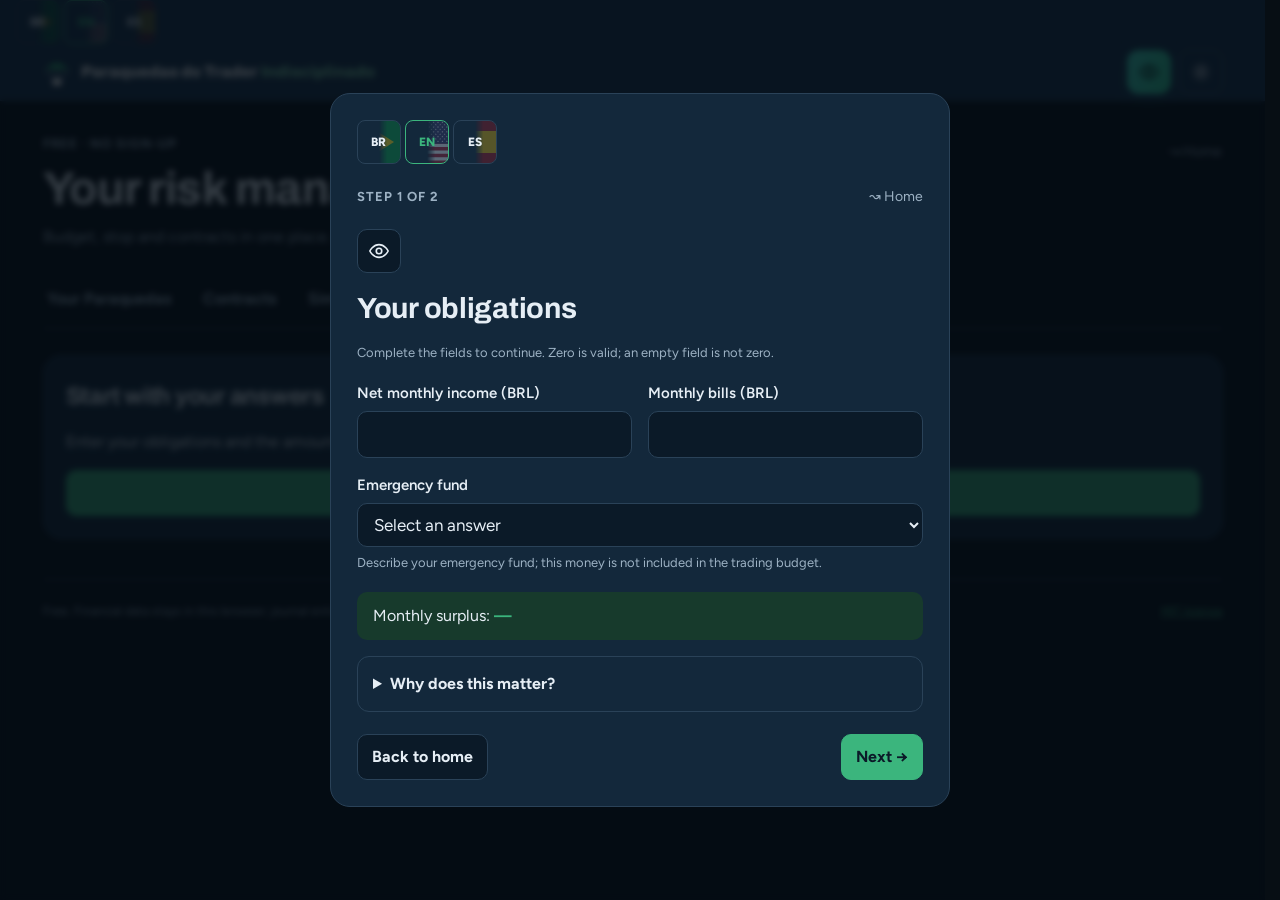
<file: public/en/paraquedas.html>
<!doctype html><html lang="en"><head><meta charset="utf-8"><meta name="viewport" content="width=device-width, initial-scale=1"><title>Paraquedas — Unified risk management</title><meta http-equiv="refresh" content="0;url=gerenciamento.html#orcamento"><link rel="canonical" href="https://theceji.github.io/paraquedas/en/gerenciamento.html">
<link rel="alternate" hreflang="pt-BR" href="https://theceji.github.io/paraquedas/gerenciamento.html">
<link rel="alternate" hreflang="en" href="https://theceji.github.io/paraquedas/en/gerenciamento.html">
<link rel="alternate" hreflang="es" href="https://theceji.github.io/paraquedas/es/gerenciamento.html">
<link rel="alternate" hreflang="x-default" href="https://theceji.github.io/paraquedas/gerenciamento.html">
</head><body><p><!--i18n:m790545dbebf8-->Paraquedas is now part of Risk Management.<!--/i18n--></p><a href="gerenciamento.html#orcamento"><!--i18n:m6770d39d9414-->Open my risk management<!--/i18n--></a></body></html>
</file>
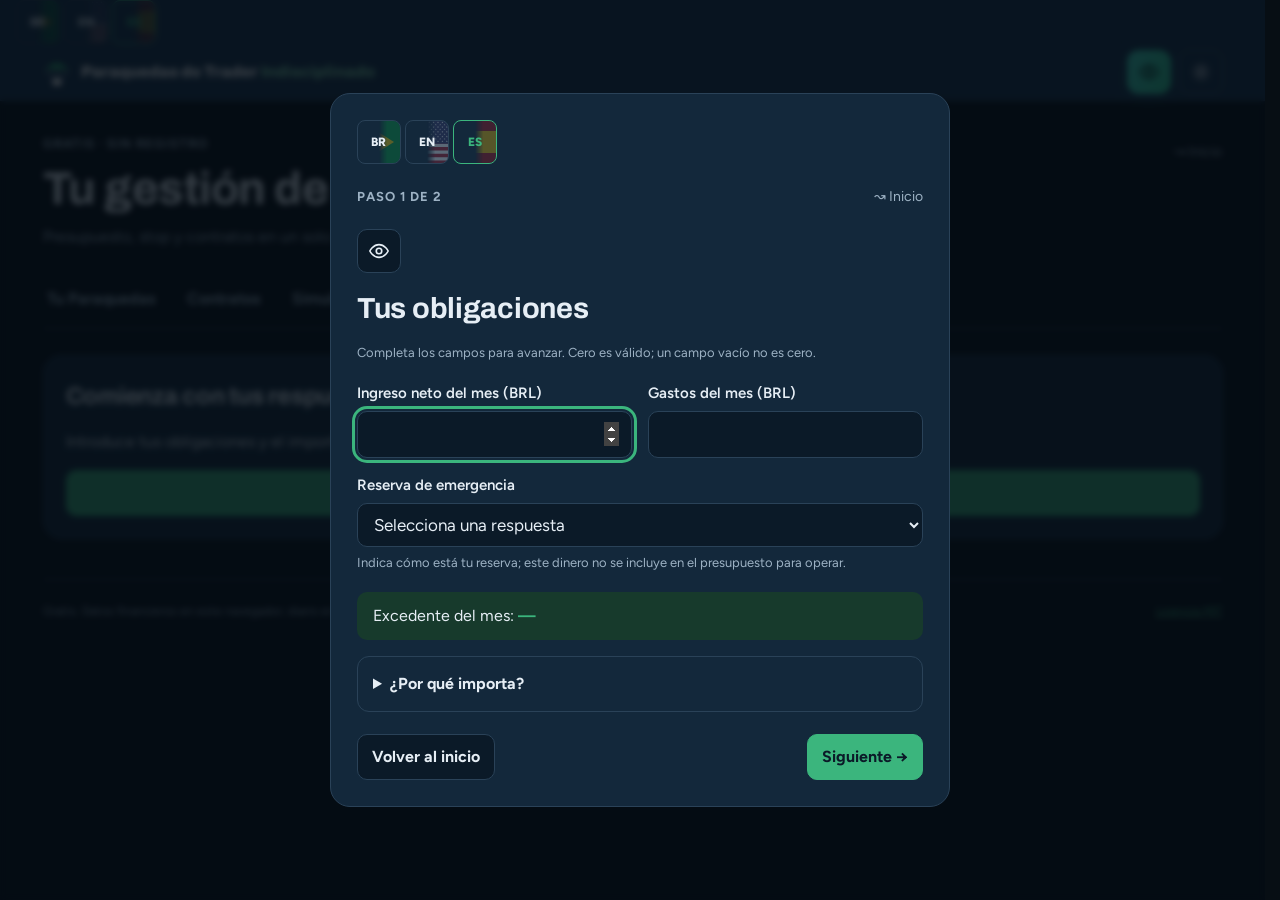
<file: public/es/gerenciamento.html>
<!doctype html>
<html lang="es" data-theme="dark">
<head>
<meta charset="utf-8">
<meta name="viewport" content="width=device-width, initial-scale=1, viewport-fit=cover">
<title>Gestión de riesgo — Paraquedas do Trader Indisciplinado</title>
<meta name="description" content="Define tu presupuesto, calcula contratos WIN y WDO según el stop y sigue los días previstos. Gestión gratuita con una tarjeta descargable." data-i18n-content="m5ed0772fddd0">
<meta name="theme-color" content="#0F2235">
<link rel="icon" href="../assets/favicon.svg" type="image/svg+xml">
<!-- Prévia de link (WhatsApp, LinkedIn, Instagram) -->
<meta property="og:type" content="website">
<meta property="og:locale" content="es_ES">
<meta property="og:site_name" content="Paraquedas do Trader Indisciplinado" data-i18n-content="m2f6a642cb7cf">
<meta property="og:title" content="Gestión de riesgo — Paraquedas do Trader Indisciplinado" data-i18n-content="m9bc7607a942f">
<meta property="og:description" content="Define tu presupuesto, calcula contratos WIN y WDO según el stop y sigue los días previstos. Gestión gratuita con una tarjeta descargable." data-i18n-content="m5ed0772fddd0">
<meta property="og:url" content="https://theceji.github.io/paraquedas/es/gerenciamento.html">
<meta property="og:image" content="https://theceji.github.io/paraquedas/assets/og-cover-es.png">
<meta property="og:image:width" content="1200">
<meta property="og:image:height" content="630">
<meta name="twitter:card" content="summary_large_image">
<link rel="stylesheet" href="../assets/i18n.css">
<script src="../assets/locales.js"></script><script src="../assets/i18n.js"></script>
<script src="../assets/tema.js"></script>
<link rel="preconnect" href="https://fonts.googleapis.com">
<link rel="preconnect" href="https://fonts.gstatic.com" crossorigin>
<link rel="stylesheet" href="https://fonts.googleapis.com/css2?family=Archivo:wght@700;800;900&family=Figtree:wght@400;500;600;700&display=swap">
<link rel="stylesheet" href="../assets/style.css">
<link rel="stylesheet" href="../assets/experiencia.css">
<link rel="stylesheet" href="../assets/unificado.css">
<link rel="canonical" href="https://theceji.github.io/paraquedas/es/gerenciamento.html">
<link rel="alternate" hreflang="pt-BR" href="https://theceji.github.io/paraquedas/gerenciamento.html">
<link rel="alternate" hreflang="en" href="https://theceji.github.io/paraquedas/en/gerenciamento.html">
<link rel="alternate" hreflang="es" href="https://theceji.github.io/paraquedas/es/gerenciamento.html">
<link rel="alternate" hreflang="x-default" href="https://theceji.github.io/paraquedas/gerenciamento.html">
</head>
<body class="page-wide tool-page">
<a class="skip-link" href="#conteudo"><!--i18n:m79b81dfc0247-->Saltar al contenido<!--/i18n--></a>
<nav class="topbar" aria-label="Navegación principal" data-i18n-aria-label="mafc19f1734c1"><div class="language-switch" role="group" aria-label="Idioma" data-i18n-aria-label="m7ae9d418353b"><a href=".././" data-locale="pt-BR" lang="pt-BR" hreflang="pt-BR" aria-label="Português (Brasil)" title="Português (Brasil)"><span aria-hidden="true">BR</span></a><a href="../en/" data-locale="en" lang="en" hreflang="en" aria-label="English" title="English"><span aria-hidden="true">EN</span></a><a href="../es/" data-locale="es" lang="es" hreflang="es" aria-label="Español" title="Español"><span aria-hidden="true">ES</span></a></div>
  <div class="topbar-in">
    <a class="brand" href="./">
      <svg viewBox="0 0 420 440" aria-hidden="true"><path d="M30 190 Q210 -40 390 190 Q345 165 300 190 Q255 165 210 190 Q165 165 120 190 Q75 165 30 190 Z" fill="#2FA36F"/><g stroke="#DCE7F0" stroke-width="14" fill="none"><line x1="30" y1="190" x2="165" y2="335"/><line x1="210" y1="190" x2="210" y2="335"/><line x1="390" y1="190" x2="255" y2="335"/></g><rect x="140" y="330" width="140" height="100" rx="14" fill="#FFFFFF"/></svg>
      <span><!--i18n:mfbb042f869d4-->Paraquedas do Trader <!--/i18n--><em><!--i18n:m78f6a5c249d6-->Indisciplinado<!--/i18n--></em></span>
    </a>
    <div class="nav"><button type="button" class="btn privacy-toggle" id="togglePrivacidade" aria-pressed="false" aria-label="Ocultar valores" title="Ocultar valores" data-i18n-aria-label="m7a0d88b2f3ea"><svg viewBox="0 0 24 24" width="22" height="22" fill="none" stroke="currentColor" stroke-width="1.8" stroke-linecap="round" stroke-linejoin="round" aria-hidden="true" focusable="false"><path d="M2 12s3.5-7 10-7 10 7 10 7-3.5 7-10 7S2 12 2 12Z"/><circle cx="12" cy="12" r="3"/><path class="privacy-eye-slash" d="m3 3 18 18"/></svg></button>

          <button type="button" class="theme-btn" id="btnTema" aria-label="Cambiar tema" data-i18n-aria-label="m8bf6742ab5c6">
        <svg class="ico-lua" width="20" height="20" viewBox="0 0 24 24" fill="none" stroke="currentColor" stroke-width="2" stroke-linecap="round" stroke-linejoin="round" aria-hidden="true"><path d="M21 12.8A9 9 0 1 1 11.2 3a7 7 0 0 0 9.8 9.8z"/></svg>
        <svg class="ico-sol" width="20" height="20" viewBox="0 0 24 24" fill="none" stroke="currentColor" stroke-width="2" stroke-linecap="round" stroke-linejoin="round" aria-hidden="true" hidden><circle cx="12" cy="12" r="4"/><path d="M12 2v2M12 20v2M4.9 4.9l1.4 1.4M17.7 17.7l1.4 1.4M2 12h2M20 12h2M4.9 19.1l1.4-1.4M17.7 6.3l1.4-1.4"/></svg>
      </button>
    </div>
  </div>
</nav>
<header class="tool-header"><div class="tool-heading"><div><span class="eyebrow"><!--i18n:m1dadd601994e-->Gratis · sin registro<!--/i18n--></span><h1><!--i18n:m4d3f330405e5-->Tu gestión de riesgo<!--/i18n--></h1><p><!--i18n:m4ace06471a7f-->Presupuesto, stop y contratos en un solo lugar. Una operación por día.<!--/i18n--></p></div><a class="back-home" href="./"><!--i18n:m5202bc6a2309-->↝ Inicio<!--/i18n--></a></div><nav class="tool-tabs" aria-label="Secciones" data-i18n-aria-label="m24c5e7700418"><a href="#orcamento"><!--i18n:m2ea123652672-->Tu Paraquedas<!--/i18n--></a><a href="#contratos"><!--i18n:mce199bcece6c-->Contratos<!--/i18n--></a><a href="#simulacao"><!--i18n:m5d257075e961-->Simulación<!--/i18n--></a><a href="#emitir-cartao"><!--i18n:m4bef4f3140f1-->Tarjeta<!--/i18n--></a></nav></header>
<noscript><p class="panel"><!--i18n:m4a415580ed55-->Activa JavaScript para introducir tu presupuesto y usar la calculadora.<!--/i18n--></p></noscript>
<main class="wrap unified" id="conteudo"><section id="inicioObrigatorio" class="panel"><h2><!--i18n:m15dce63ed64d-->Comienza con tus respuestas<!--/i18n--></h2><p><!--i18n:m2947c2e904fe-->Introduce tus obligaciones y el importe destinado al riesgo para abrir la gestión.<!--/i18n--></p><button class="btn btn-primary" id="comecar" type="button"><!--i18n:m6bf810aa63c7-->Responder las preguntas<!--/i18n--></button></section><div id="painel" hidden>
<section class="section regras-intro" aria-labelledby="t-reg">
  <span class="eyebrow"><!--i18n:m7bcb2240eee3-->1 · Antes de empezar<!--/i18n--></span>
  <h2 id="t-reg"><!--i18n:m69a39b0f57a9-->4 reglas de disciplina<!--/i18n--></h2>
  <p class="lead"><!--i18n:mef724c92f107-->La disciplina es la base de tus finanzas. Sin ella, ningún porcentaje de aciertos salva el mes.<!--/i18n--></p>
  <div class="rules-hl">
    <div class="rule-hl r-green">
      <svg width="34" height="34" viewBox="0 0 24 24" fill="none" stroke="currentColor" stroke-width="2" stroke-linecap="round" stroke-linejoin="round" aria-hidden="true"><path d="M12 3l8 4v5c0 5-3.5 8-8 9-4.5-1-8-4-8-9V7z"/><path d="M9 12l2 2 4-4"/></svg>
      <strong><!--i18n:mf287bca318b4-->Riesgo fijo por operación<!--/i18n--></strong>
      <span><!--i18n:m1ea3de12aa74-->Defínelo antes de abrir la plataforma y no lo cambies durante el día.<!--/i18n--></span>
    </div>
    <div class="rule-hl r-blue">
      <svg width="34" height="34" viewBox="0 0 24 24" fill="none" stroke="currentColor" stroke-width="2" stroke-linecap="round" stroke-linejoin="round" aria-hidden="true"><path d="M4 7h10M4 12h7M4 17h4"/><path d="M17 5v14M14 16l3 3 3-3"/></svg>
      <strong><!--i18n:m11faaeba015d-->Contratos según el stop<!--/i18n--></strong>
      <span><!--i18n:mffc5fc5f6ad8-->Un stop mayor implica menos contratos. La pérdida prevista queda dentro del riesgo definido.<!--/i18n--></span>
    </div>
    <div class="rule-hl r-red">
      <svg width="34" height="34" viewBox="0 0 24 24" fill="none" stroke="currentColor" stroke-width="2" stroke-linecap="round" stroke-linejoin="round" aria-hidden="true"><path d="M12 3l9 16H3z"/><path d="M12 10v4M12 17h.01"/></svg>
      <strong><!--i18n:mb384899ddddb-->Ante una alerta, detente<!--/i18n--></strong>
      <span><!--i18n:md54ddd56b722-->Alcanzar el límite de pérdida cierra el período. Sin excepciones.<!--/i18n--></span>
    </div>
    <div class="rule-hl r-amber">
      <svg width="34" height="34" viewBox="0 0 24 24" fill="none" stroke="currentColor" stroke-width="2" stroke-linecap="round" stroke-linejoin="round" aria-hidden="true"><circle cx="12" cy="12" r="9"/><circle cx="12" cy="12" r="5"/><circle cx="12" cy="12" r="1"/></svg>
      <strong><!--i18n:m67814ab4311d-->La meta no es una obligación<!--/i18n--></strong>
      <span><!--i18n:m4def7ee6427b-->¿Alcanzaste la meta? Protege el resultado en lugar de forzar entradas.<!--/i18n--></span>
    </div>
  </div>
</section>


<section class="panel answers-panel" aria-labelledby="respostasTitulo"><div class="section-heading-row"><div><span class="eyebrow"><!--i18n:m2450b0f2a580-->Parámetros confirmados<!--/i18n--></span><h2 id="respostasTitulo"><!--i18n:m99a8fb77964a-->Tus respuestas<!--/i18n--></h2></div><button id="rever" class="btn" type="button"><!--i18n:m79f5f781ff03-->Editar parámetros<!--/i18n--></button></div><dl id="respostasResumo" class="answers-summary"></dl><details id="parametrosDetalhes"><summary><!--i18n:m5fa40e17a2eb-->Ver todos los parámetros<!--/i18n--></summary><div class="answers-details"><div><h3><!--i18n:mcf9c53ede9f6-->Tus obligaciones<!--/i18n--></h3><dl id="respostasObrigacoes"></dl></div><div><h3><!--i18n:m5774aecf4ce4-->Cuánto se destina al riesgo<!--/i18n--></h3><dl id="respostasRisco"></dl></div></div></details><p id="estadoSalvo" class="hint" role="status"></p></section>
<div class="overview"><section class="panel" id="orcamento"><span class="eyebrow"><!--i18n:m2ea123652672-->Tu Paraquedas<!--/i18n--></span><h2><!--i18n:m2f64d063f2cc-->Tu presupuesto del mes<!--/i18n--></h2><p id="saude" class="health"></p><strong class="budget-value" id="orcamentoValor">—</strong><ul id="composicao" class="composition"></ul><p class="hint"><!--i18n:mc88460130a12-->El presupuesto puede perderse. La situación financiera indicada no garantiza el resultado de las operaciones.<!--/i18n--></p></section>
<section class="panel" aria-labelledby="cotacaoTitulo"><span class="eyebrow"><!--i18n:m1425df76425b-->Referencia de mercado<!--/i18n--></span><h2 id="cotacaoTitulo"><!--i18n:m52e886e0cad1-->Exposición del WIN<!--/i18n--></h2><strong id="cotacaoValor" class="budget-value">—</strong><p id="cotacaoInfo" class="hint" role="status"><!--i18n:m0c61c6e8ce5b-->Consultando la referencia de mercado…<!--/i18n--></p><div class="quote-metrics"><p><span><!--i18n:m91d01c755ecb-->Exposición de 1 WIN<!--/i18n--></span><b id="nocional">—</b></p><p><span><!--i18n:m8073f73bdd6e-->1 WIN / presupuesto<!--/i18n--></span><b id="alavUm">—</b></p></div><button type="button" class="btn" id="atualizarCotacao"><!--i18n:mcb1784e26bc8-->Actualizar referencia<!--/i18n--></button><details><summary><!--i18n:mcaf232d7be10-->Introducir referencia manual<!--/i18n--></summary><p class="hint"><!--i18n:maf6d067563d9-->Utiliza puntos del índice futuro. Se identificará el origen manual; no modifica el cálculo de contratos según el stop.<!--/i18n--></p><div class="field"><label for="cotacaoManual"><!--i18n:m3f928a1658dd-->Puntos del índice futuro<!--/i18n--></label><input id="cotacaoManual" type="number" min="1" max="10000000" step="0.01" inputmode="decimal"></div><button class="btn" type="button" id="usarCotacao"><!--i18n:m02b528244773-->Usar el valor indicado<!--/i18n--></button></details></section></div>
<section class="section" id="limites"><div class="stop-targets"><div class="panel stop-panel"><label for="stopFinanceiro"><!--i18n:mee3947bfd744-->Stop monetario por operación (BRL)<!--/i18n--></label><input id="stopFinanceiro" type="number" min="0.01" max="1000000000" step="0.01" inputmode="decimal"><span class="hint"><!--i18n:m4058a8074c2f-->También es el límite diario de este modelo: una operación por día.<!--/i18n--></span></div><div class="panel"><span class="eyebrow"><!--i18n:m8b203d82571b-->Meta mínima · 2:1<!--/i18n--></span><strong class="target-value" id="alvo2">—</strong><small id="alvo2pts">—</small></div><div class="panel"><span class="eyebrow"><!--i18n:m29c9f7d2342d-->Meta recomendada* · 3:1<!--/i18n--></span><strong class="target-value" id="alvo3">—</strong><small id="alvo3pts">—</small></div><div class="panel"><span class="eyebrow"><!--i18n:m3947e5387906-->Días previstos<!--/i18n--></span><strong class="target-value" id="diasValor">—</strong><small><!--i18n:m2b7a185c382b-->Presupuesto ÷ stop diario, hasta 20 días.<!--/i18n--></small></div></div><p class="hint"><!--i18n:m8a7653fc18b5-->*3:1 es la relación preferida de este modelo, no una promesa. Las metas por operación se calculan sobre el stop monetario indicado.<!--/i18n--></p><p id="compatibilidade" class="validation" role="status"></p></section>
<section class="panel section" id="contratos"><h2><!--i18n:m35e8f33f955d-->Contratos según el tamaño del stop<!--/i18n--></h2><p class="hint"><!--i18n:md94cfcf1c2af-->Contratos = riesgo ÷ (puntos × valor del punto), redondeado hacia abajo. Posibilidades de stop × contratos para el mismo límite monetario. No es necesario seleccionar una fila.<!--/i18n--></p><div class="contracts"><div><div class="asset-title"><b class="ativo-tag t-win"><!--i18n:m0f92be0c4b13-->WIN<!--/i18n--></b><div><h3><!--i18n:mde223c78fbac-->Mini futuro de Ibovespa<!--/i18n--></h3><small><!--i18n:m723c92d6cc16-->BRL 0,20 por punto<!--/i18n--></small></div></div><div class="contract-surface"><table><thead><tr><th scope="col"><!--i18n:m3d51c6c42a51-->Stop (pts)<!--/i18n--></th><th scope="col"><!--i18n:m88aad9dfb88f-->Cant.<!--/i18n--></th><th scope="col"><!--i18n:m760d111ab528-->Riesgo asumido<!--/i18n--></th></tr></thead><tbody id="tWin"></tbody></table></div></div><div><div class="asset-title"><b class="ativo-tag t-wdo"><!--i18n:mc741ec12636a-->WDO<!--/i18n--></b><div><h3><!--i18n:mf57616175796-->Mini futuro de dólar<!--/i18n--></h3><small><!--i18n:m903d2634c45c-->BRL 10,00 por punto<!--/i18n--></small></div></div><div class="contract-surface"><table><thead><tr><th scope="col"><!--i18n:m3d51c6c42a51-->Stop (pts)<!--/i18n--></th><th scope="col"><!--i18n:m88aad9dfb88f-->Cant.<!--/i18n--></th><th scope="col"><!--i18n:m760d111ab528-->Riesgo asumido<!--/i18n--></th></tr></thead><tbody id="tWdo"></tbody></table></div></div></div><p class="hint"><!--i18n:m266fa8931cf6-->La lista termina en el primer stop que no permite un contrato. La última fila tiene cero contratos. Si la secuencia indicada termina antes, añadimos el primer stop sin contratos. No incluye costos ni diferencias de ejecución.<!--/i18n--></p></section>
<section class="panel section" id="simulacao"><div class="section-heading-row"><div><span class="eyebrow"><!--i18n:mc4e841bbc2b3-->Período derivado del presupuesto<!--/i18n--></span><h2><!--i18n:m578ba48f1034-->Simulación de los días previstos<!--/i18n--></h2></div><b class="days-badge" id="diasBadge">—</b></div><p class="hint"><!--i18n:me3898d0f2b68-->Tus resultados permanecen en esta pestaña durante la sesión, incluso al recargar. Los escenarios son independientes y nunca reemplazan tus registros.<!--/i18n--></p><div class="scenario-period" role="group" aria-label="Período de simulación" data-i18n-aria-label="md7d3d159ca98"><button type="button" id="periodoMensal" class="btn" aria-pressed="true"><!--i18n:m4785a8a0016c-->Mensual · 20 días<!--/i18n--></button><button type="button" id="periodoOperador" class="btn" aria-pressed="false"><!--i18n:m4ddd9e3ff89f-->Mi escenario calculado<!--/i18n--></button></div><p id="cenarioBase" class="hint" role="status"></p><div class="simulation-controls"><div class="field"><label for="modo"><!--i18n:m2fc8f54a6165-->¿Qué deseas seguir?<!--/i18n--></label><select id="modo"><option value="scenario" selected><!--i18n:m93aa7cea0a86-->Simular un escenario<!--/i18n--></option><option value="manual"><!--i18n:m324e2ec92397-->Mis resultados<!--/i18n--></option></select></div><div class="field" id="acertoField" hidden><label for="acerto"><!--i18n:m357f89d5f10d-->Porcentaje de aciertos<!--/i18n--></label><select id="acerto"><option value="25" >25%</option><option value="30" >30%</option><option value="35" >35%</option><option value="45" >45%</option><option value="50" selected>50%</option><option value="75" >75%</option><option value="80" >80%</option></select></div><div class="field" id="payoffField" hidden><label for="payoff"><!--i18n:m215d2dd0046e-->Ganancia por cada BRL 1 perdido<!--/i18n--></label><select id="payoff"><option value="2"><!--i18n:me8aa2bced1c1-->2 a 1<!--/i18n--></option><option value="3"><!--i18n:m33f4bac3beca-->3 a 1<!--/i18n--></option><option value="mix"><!--i18n:m164a8e815fdb-->Mixto 2 y 3<!--/i18n--></option></select></div><button id="sortear" type="button" class="btn" hidden><!--i18n:me308274d7cf4-->Sortear otro orden<!--/i18n--></button><button id="limpar" type="button" class="btn"><!--i18n:m9f41e8a64087-->Borrar mis resultados<!--/i18n--></button><button id="desfazer" type="button" class="btn" hidden><!--i18n:md7462def6405-->Deshacer borrado<!--/i18n--></button></div><p id="diarioAlerta" class="validation" role="status"></p><div class="diary-grid"><div class="diary-table"><table><thead><tr><th scope="col"><!--i18n:m8ed570950d83-->Día<!--/i18n--></th><th scope="col"><!--i18n:mb003d44f31d1-->Resultado (BRL)<!--/i18n--></th><th scope="col"><!--i18n:mcf7d46ded085-->Estado<!--/i18n--></th><th scope="col"><!--i18n:m51ec087004da-->Saldo<!--/i18n--></th></tr></thead><tbody id="tDias"></tbody></table><p id="semDias" class="hint" hidden><!--i18n:m5057ac0813b2-->Define un presupuesto y un stop válidos para calcular los días.<!--/i18n--></p></div><div><div class="tiles tiles2"><div class="tile"><span id="resultadoRotulo"><!--i18n:m219e4fcc2bae-->Resultado registrado<!--/i18n--></span><strong id="resultadoTotal">—</strong></div><div class="tile"><span><!--i18n:m8aecd83567a0-->Saldo del presupuesto<!--/i18n--></span><strong id="saldoAtual">—</strong></div><div class="tile"><span><!--i18n:m2431c3789f56-->Ganancias / pérdidas<!--/i18n--></span><strong id="acertosResumo">—</strong></div><div class="tile"><span><!--i18n:m4c5c7df0a3e0-->Mayor uso del presupuesto<!--/i18n--></span><strong id="usoOrcamento">—</strong></div></div><svg id="graficoDias" viewBox="0 0 600 200" role="img" aria-label="Resultados de los días previstos" data-i18n-aria-label="mf94466a3cff5"></svg></div></div><details id="foraPeriodo" hidden><summary><!--i18n:mf93a27374794-->Registros conservados fuera del período actual<!--/i18n--></summary><p class="hint"><!--i18n:m70dcec44b743-->Una revisión redujo los días previstos. Estos valores se conservan y cuentan para el saldo y las alertas del diario. Ampliar nuevamente el período permite editarlos en sus filas correspondientes.<!--/i18n--></p><ul id="foraLista"></ul></details><p class="hint"><!--i18n:madaff46c87de-->Los escenarios suponen una operación diaria y terminan al agotarse el presupuesto. El diario señala las infracciones; las ganancias posteriores no borran un límite alcanzado.<!--/i18n--></p></section>
<section class="panel card-action" id="emitir-cartao"><div><span class="eyebrow"><!--i18n:m14e722d108d3-->Gratis · fondo claro para imprimir<!--/i18n--></span><h2><!--i18n:mf7e2adb1bfa2-->Tu tarjeta de gestión de riesgo<!--/i18n--></h2><p class="hint"><!--i18n:m726d3f400097-->Presupuesto, stop, metas 2:1 y 3:1, días y tablas de contratos. Utiliza tus límites y resultados propios, nunca el escenario simulado.<!--/i18n--></p></div><button class="btn btn-primary" id="btnCartao" type="button"><!--i18n:m9fe6ae5d048e-->Generar mi tarjeta<!--/i18n--></button><p id="cartaoAviso" class="hint" role="status"></p></section>
<section class="section supplementary"><details><summary><!--i18n:m3696215ef41a-->¿Y si pierdes todo el presupuesto?<!--/i18n--></summary><p id="piorCaso"></p></details><details><summary><!--i18n:m42d2342be2ad-->Evolución hipotética en 12 meses<!--/i18n--></summary><p class="hint"><!--i18n:m590dd0742db5-->Secuencia ilustrativa independiente del diario: siete meses positivos y cinco negativos. No es una previsión.<!--/i18n--></p><div class="field"><label for="reinvestir"><!--i18n:m1b4a056254e2-->Beneficio que refuerza el presupuesto<!--/i18n--></label><select id="reinvestir"><option value="0">0%</option><option value="0.5" selected>50%</option><option value="1">100%</option></select></div><svg id="graficoAnual" viewBox="0 0 600 200" role="img" aria-label="Resultados hipotéticos durante doce meses" data-i18n-aria-label="m4fb422fa8b9b"></svg><p id="resumoAnual"></p><p class="hint"><!--i18n:m40c245c1973f-->Los ingresos y retiros indicados se tratan como fuentes recurrentes en este ejemplo. No se proyecta el agotamiento de un patrimonio finito ni se garantiza un resultado.<!--/i18n--></p></details><details><summary><!--i18n:m2fe5c3b21964-->Entiende los cálculos<!--/i18n--></summary><p><!--i18n:m6e47d33a2166-->El stop monetario es la pérdida máxima prevista para la única operación del día. Los días indican cuántas pérdidas completas cubre el presupuesto, con un máximo de 20. Las metas son 2 y 3 veces el stop monetario. La tabla solo muestra posibilidades de contratos para cada tamaño de stop; no define una operación.<!--/i18n--></p><p><!--i18n:m4c3e95973f30-->La cotización se utiliza para el valor nocional y la exposición; el cálculo de contratos por puntos de stop no depende de ella. Exposición / presupuesto no es el margen exigido por el bróker. Las estimaciones excluyen costos, impuestos del trading y diferencias de ejecución.<!--/i18n--></p></details></section></div></main>
<footer class="tool-footer"><span><!--i18n:mb912bbebf213-->Gratis. Datos financieros en este navegador; diario en la sesión de esta pestaña.<!--/i18n--></span><a href="../LICENSE"><!--i18n:m6a0bde63fd23-->Licencia MIT<!--/i18n--></a></footer>
<dialog id="orcamentoDialog" class="onboarding" aria-labelledby="perguntasTitulo" aria-describedby="perguntasDescricao"><div class="wizard-heading"><div class="language-switch" role="group" aria-label="Idioma" data-i18n-aria-label="m7ae9d418353b"><a href=".././" data-locale="pt-BR" lang="pt-BR" hreflang="pt-BR" aria-label="Português (Brasil)" title="Português (Brasil)"><span aria-hidden="true">BR</span></a><a href="../en/" data-locale="en" lang="en" hreflang="en" aria-label="English" title="English"><span aria-hidden="true">EN</span></a><a href="../es/" data-locale="es" lang="es" hreflang="es" aria-label="Español" title="Español"><span aria-hidden="true">ES</span></a></div><span class="eyebrow" id="etapaRotulo"><!--i18n:m411bd792f995-->Paso 1 de 2<!--/i18n--></span><a href="./" class="back-home"><!--i18n:m5202bc6a2309-->↝ Inicio<!--/i18n--></a></div><button type="button" id="togglePrivacidadeModal" class="btn privacy-toggle" aria-pressed="false" aria-label="Ocultar valores" title="Ocultar valores" data-i18n-aria-label="m7a0d88b2f3ea"><svg viewBox="0 0 24 24" width="22" height="22" fill="none" stroke="currentColor" stroke-width="1.8" stroke-linecap="round" stroke-linejoin="round" aria-hidden="true" focusable="false"><path d="M2 12s3.5-7 10-7 10 7 10 7-3.5 7-10 7S2 12 2 12Z"/><circle cx="12" cy="12" r="3"/><path class="privacy-eye-slash" d="m3 3 18 18"/></svg></button><h2 id="perguntasTitulo"><!--i18n:mcf9c53ede9f6-->Tus obligaciones<!--/i18n--></h2><p id="perguntasDescricao" class="hint"><!--i18n:m6bc265c2ec24-->Completa los campos para avanzar. Cero es válido; un campo vacío no es cero.<!--/i18n--></p><p id="migracaoAviso" class="notice" hidden><!--i18n:m88335275dbda-->Encontramos datos de la versión anterior. Revísalos y completa ambos pasos para confirmar tu presupuesto.<!--/i18n--></p>
<form id="obrigacoesForm"><div class="wizard-fields"><div class="field"><label for="renda"><!--i18n:m137fd28c4d58-->Ingreso neto del mes (BRL)<!--/i18n--></label><input type="number" id="renda" min="0" max="1000000000" step="0.01" inputmode="decimal" required ></div><div class="field"><label for="contas"><!--i18n:m0031c06f11a0-->Gastos del mes (BRL)<!--/i18n--></label><input type="number" id="contas" min="0" max="1000000000" step="0.01" inputmode="decimal" required ></div><div class="field full"><label for="reserva"><!--i18n:m61c1b7f7c202-->Reserva de emergencia<!--/i18n--></label><select id="reserva" required><option value=""><!--i18n:me4dc029144ed-->Selecciona una respuesta<!--/i18n--></option><option value="none"><!--i18n:m5a8f8ad76e24-->No tengo<!--/i18n--></option><option value="partial"><!--i18n:mf778809cb272-->Tengo una parte<!--/i18n--></option><option value="full"><!--i18n:me13942698a59-->Completa<!--/i18n--></option></select><span class="hint"><!--i18n:m50c6d09d8a91-->Indica cómo está tu reserva; este dinero no se incluye en el presupuesto para operar.<!--/i18n--></span></div></div><p class="wizard-sobra"><!--i18n:m11fd52a6d6c2-->Excedente del mes: <!--/i18n--><strong id="sobraValor">—</strong></p><details><summary><!--i18n:m7f96a181465f-->¿Por qué importa?<!--/i18n--></summary><p><!--i18n:m54352c00e5ab-->Los gastos, la reserva y las inversiones van antes del riesgo. Separa el dinero de tus obligaciones; el importe destinado al trading puede perderse.<!--/i18n--></p></details><div class="wizard-actions"><a href="./" class="btn"><!--i18n:m37278736f8f2-->Volver al inicio<!--/i18n--></a><button type="submit" class="btn btn-primary"><!--i18n:mf493990acad1-->Siguiente →<!--/i18n--></button></div></form>
<form id="riscoForm" hidden><fieldset class="wizard-group"><legend><!--i18n:mc7e9873e8ea0-->Rendimiento de inversiones<!--/i18n--></legend><div class="field"><label for="temAplicacao"><!--i18n:m739cc85f4ec4-->¿Tienes inversiones para estimar su rendimiento?<!--/i18n--></label><select id="temAplicacao" required><option value=""><!--i18n:me4dc029144ed-->Selecciona una respuesta<!--/i18n--></option><option value="no"><!--i18n:m5a8f8ad76e24-->No tengo<!--/i18n--></option><option value="yes"><!--i18n:mb1b5b31b037c-->Sí, tengo<!--/i18n--></option></select></div><div class="wizard-fields" id="aplicacaoCampos" hidden><div class="field"><label for="patrimonio"><!--i18n:mcdae1030f710-->Patrimonio invertido (BRL)<!--/i18n--></label><input type="number" id="patrimonio" min="0" max="1000000000" step="0.01" inputmode="decimal" required disabled></div><div class="field"><label for="cdi"><!--i18n:m44348e8ad4ce-->CDI anual estimado — referencia brasileña (%)<!--/i18n--></label><input type="number" id="cdi" min="0" max="1000000000" step="0.01" inputmode="decimal" required disabled></div><div class="field"><label for="ir"><!--i18n:mfa81064e352a-->IR brasileño sobre el rendimiento estimado (%)<!--/i18n--></label><select id="ir" required disabled><option value=""><!--i18n:m987d5be9f4bf-->Selecciona<!--/i18n--></option><option value="22.5"><!--i18n:m96a91adffa51-->22,5%<!--/i18n--></option><option value="20">20%</option><option value="17.5"><!--i18n:ma46e2fbadcba-->17,5%<!--/i18n--></option><option value="15">15%</option></select></div><div class="field"><label for="rendimentoEstimado"><!--i18n:m1d6a09af5eb7-->Rendimiento mensual neto estimado<!--/i18n--></label><output id="rendimentoEstimado" class="allocation-estimate" aria-live="polite">—</output></div><div class="field full allocation-control" id="rendimentoAlocacao"><label for="rendimentoRisco"><!--i18n:me49215df6b6e-->Rendimiento destinado al riesgo (BRL)<!--/i18n--></label><input id="rendimentoRisco" class="allocation-value" type="number" min="0" max="0" step="0.01" inputmode="decimal" required disabled><input id="rendimentoRiscoFaixa" class="allocation-range" type="range" min="0" max="0" step="0.01" value="0" aria-label="Rendimiento destinado al riesgo en reales brasileños" disabled data-i18n-aria-label="md3ff3f577854"><div class="allocation-limits"><span data-allocation-min></span><span data-allocation-max></span></div></div></div><p class="hint"><!--i18n:mfa06ff311f86-->Tasa indicada por ti, no una cotización automática. El rendimiento es una estimación mensual neta simplificada.<!--/i18n--></p></fieldset><fieldset class="wizard-group"><legend><!--i18n:m6bec372f4ae1-->Parte del excedente destinada al riesgo<!--/i18n--></legend><p class="hint"><!--i18n:mdaa1315538b5-->Este excedente es la parte del ingreso mensual que queda tras pagar los gastos indicados en el paso anterior.<!--/i18n--></p><div class="field"><label for="sobraRisco"><!--i18n:mea7ecf97c6ec-->Excedente destinado al riesgo (BRL)<!--/i18n--></label><input type="number" id="sobraRisco" min="0" max="1000000000" step="0.01" inputmode="decimal" required ></div><p class="hint" id="sobraMaxima"></p></fieldset><fieldset class="wizard-group"><legend><!--i18n:m302f2e11263b-->Otros ingresos<!--/i18n--></legend><div class="field"><label for="temExtras"><!--i18n:m63541721b324-->¿Hay ingresos que no se incluyeron en el paso 1?<!--/i18n--></label><select id="temExtras" required><option value=""><!--i18n:me4dc029144ed-->Selecciona una respuesta<!--/i18n--></option><option value="no"><!--i18n:m9bc947e58b62-->No<!--/i18n--></option><option value="yes"><!--i18n:m9313455e45aa-->Sí<!--/i18n--></option></select></div><div id="extrasCampos" hidden><div id="extras"></div><button class="btn" type="button" id="adicionarRenda"><!--i18n:m2a018585f065-->+ Añadir ingreso<!--/i18n--></button></div><p class="hint"><!--i18n:m99ecd87eacd4-->No vuelvas a incluir ingresos ya utilizados para calcular el excedente.<!--/i18n--></p></fieldset><fieldset class="wizard-group"><legend><!--i18n:mb0c2318ee203-->Retiro del patrimonio<!--/i18n--></legend><div class="field"><label for="saque"><!--i18n:mc4483ae8961b-->Dinero retirado del patrimonio acumulado (BRL)<!--/i18n--></label><input type="number" id="saque" min="0" max="1000000000" step="0.01" inputmode="decimal" required ></div><p class="hint"><!--i18n:mddb272f92927-->Indica cero si no hay retiro. Si se pierde este importe, tu patrimonio disminuye.<!--/i18n--></p></fieldset><p id="wizardErro" class="validation" role="status" hidden></p><div class="wizard-actions"><button type="button" class="btn" id="voltarEtapa"><!--i18n:m9d488301ade5-->↝ Volver<!--/i18n--></button><button type="submit" class="btn btn-primary"><!--i18n:me33201ce6f96-->Finalizar y ver la gestión<!--/i18n--></button></div></form><button id="cancelarEdicao" type="button" class="btn" hidden><!--i18n:med281d453068-->Cancelar revisión<!--/i18n--></button></dialog>
<dialog id="cartaoDialog" class="cartao-dialog" aria-labelledby="cartaoTitulo" aria-describedby="cartaoDescricao">
  <div class="cartao-dialog-head"><div><span class="eyebrow"><!--i18n:mafea3439bfee-->Tu archivo · gratis<!--/i18n--></span><h2 id="cartaoTitulo"><!--i18n:mff07c7864974-->Tarjeta de gestión de riesgo<!--/i18n--></h2></div><button class="btn modal-close" id="fecharCartao" type="button" aria-label="Cerrar vista previa de la tarjeta" autofocus data-i18n-aria-label="m3736c87201b4"><!--i18n:mc99ba92d87cf-->Cerrar ×<!--/i18n--></button></div>
  <div class="language-switch" role="group" aria-label="Idioma" data-i18n-aria-label="m7ae9d418353b"><a href=".././" data-locale="pt-BR" lang="pt-BR" hreflang="pt-BR" aria-label="Português (Brasil)" title="Português (Brasil)"><span aria-hidden="true">BR</span></a><a href="../en/" data-locale="en" lang="en" hreflang="en" aria-label="English" title="English"><span aria-hidden="true">EN</span></a><a href="../es/" data-locale="es" lang="es" hreflang="es" aria-label="Español" title="Español"><span aria-hidden="true">ES</span></a></div><p id="cartaoDescricao"><!--i18n:m65226bd2189c-->Revisa tus cifras. El PNG tiene fondo blanco y colores suaves para imprimir.<!--/i18n--></p>
  <div class="cartao-dialog-body"><div class="cartao-preview"><p id="cartaoCarregando" role="status"><!--i18n:m0afe1dff084a-->Preparando tu tarjeta…<!--/i18n--></p><img id="cartaoImagem" alt="Vista previa de la tarjeta de gestión de riesgo" hidden data-i18n-alt="m2221fdf47890"></div><div class="cartao-download"><div id="cartaoResumo"></div><p class="hint" id="cartaoDica"></p><a id="baixarCartao" class="btn btn-primary" hidden><!--i18n:meba031fa06ad-->Descargar tarjeta (PNG) ↓<!--/i18n--></a><p class="hint"><!--i18n:m45440b8bd4be-->Esta ventana se cierra al iniciar la descarga. También puedes cerrarla sin descargar.<!--/i18n--></p></div></div>
</dialog>
<script src="../assets/gerenciamento-modelo.js"></script><script src="../assets/cotacao.js"></script><script src="../assets/cartao.js"></script><script src="../assets/gerenciamento.js"></script></body></html>
</file>
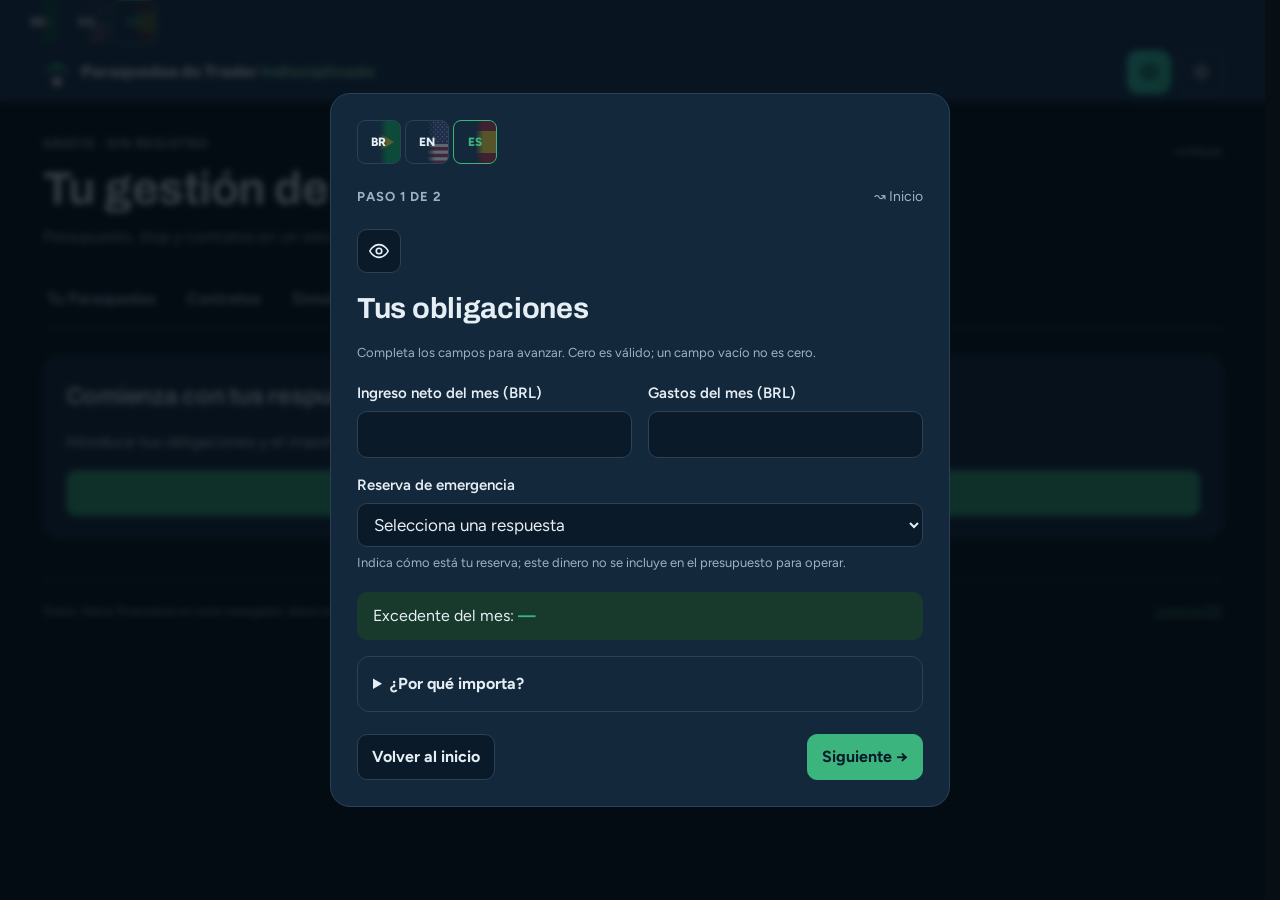
<file: public/es/paraquedas.html>
<!doctype html><html lang="es"><head><meta charset="utf-8"><meta name="viewport" content="width=device-width, initial-scale=1"><title>Paraquedas — Gestión unificada</title><meta http-equiv="refresh" content="0;url=gerenciamento.html#orcamento"><link rel="canonical" href="https://theceji.github.io/paraquedas/es/gerenciamento.html">
<link rel="alternate" hreflang="pt-BR" href="https://theceji.github.io/paraquedas/gerenciamento.html">
<link rel="alternate" hreflang="en" href="https://theceji.github.io/paraquedas/en/gerenciamento.html">
<link rel="alternate" hreflang="es" href="https://theceji.github.io/paraquedas/es/gerenciamento.html">
<link rel="alternate" hreflang="x-default" href="https://theceji.github.io/paraquedas/gerenciamento.html">
</head><body><p><!--i18n:m790545dbebf8-->Paraquedas ahora forma parte de Gestión de riesgo.<!--/i18n--></p><a href="gerenciamento.html#orcamento"><!--i18n:m6770d39d9414-->Abrir mi gestión de riesgo<!--/i18n--></a></body></html>
</file>
<file: assets/style.css>
/* Paraquedas do Trader Indisciplinado — estilos compartilhados
   Layout: coluna única editorial (máx. 980px), menu fixo no topo, blocos que empilham no celular. */
:root {
  --bg: #E8F1F6; --surface: #FFFFFF; --ink: #0F2235; --muted: #4A5E70; --line: #C9D8E3;
  --green: #17784F; --green-soft: #D6EEE2; --amber: #F2B544; --amber-ink: #7A4A00;
  --red: #B83A2E; --red-soft: #F6DEDB; --navy: #0F2235; --on-navy: #FFFFFF; --on-navy-muted: #A9C2D6;
  --accent-light: #7FD1A8; --on-green: #FFFFFF;
  --display: Archivo, 'Arial Black', system-ui, sans-serif;
  --body: Figtree, 'Segoe UI', system-ui, sans-serif;
  color-scheme: light;
}
@media (prefers-color-scheme: dark) { :root:not([data-theme="light"]) {
  --bg: #0B1A28; --surface: #13283B; --ink: #E6EEF5; --muted: #9DB2C4; --line: #2A4258;
  --green: #3BB57D; --green-soft: #173A2C; --amber: #F2B544; --amber-ink: #F2B544;
  --red: #E06A5C; --red-soft: #3A1E1C; --navy: #1A3550; --on-navy: #FFFFFF; --on-navy-muted: #B4C8D8; --on-green: #0B1A28; color-scheme: dark } }
:root[data-theme="dark"] {
  --bg: #0B1A28; --surface: #13283B; --ink: #E6EEF5; --muted: #9DB2C4; --line: #2A4258;
  --green: #3BB57D; --green-soft: #173A2C; --amber: #F2B544; --amber-ink: #F2B544;
  --red: #E06A5C; --red-soft: #3A1E1C; --navy: #1A3550; --on-navy: #FFFFFF; --on-navy-muted: #B4C8D8; --on-green: #0B1A28; color-scheme: dark }

* { box-sizing: border-box }
html { -webkit-text-size-adjust: 100% }
body { margin: 0; background: var(--bg); color: var(--ink); font-family: var(--body); font-size: 16px; line-height: 1.5; padding-inline: 16px; padding-block: 0 48px }
h1, h2, h3 { font-family: var(--display); margin: 0; text-wrap: balance; letter-spacing: -0.01em }
p { margin: 0 }
img { max-width: 100% }
[hidden] { display: none !important }
.num { font-variant-numeric: tabular-nums }
.eyebrow { font-size: 13px; font-weight: 700; letter-spacing: 0.08em; text-transform: uppercase; color: var(--muted) }
.wrap { max-width: 980px; margin: 0 auto; display: flex; flex-direction: column; gap: 48px }
:focus-visible { outline: 3px solid var(--green); outline-offset: 2px }

/* Menu */
.topbar { position: sticky; top: 0; z-index: 10; background: var(--navy); color: var(--on-navy); margin-inline: -16px; padding: 0 16px; border-bottom: 1px solid rgba(255,255,255,0.08) }
.topbar-in { max-width: 980px; margin: 0 auto; display: flex; align-items: center; justify-content: space-between; gap: 12px; min-height: 56px; flex-wrap: wrap; padding-block: 6px }
.brand { display: flex; align-items: center; gap: 10px; color: var(--on-navy); text-decoration: none; font-family: var(--display); font-weight: 800; font-size: 16px; line-height: 1.1 }
.brand svg { width: 28px; height: 28px; flex: 0 0 auto }
.brand span em { font-style: normal; color: var(--accent-light) }
.nav { display: flex; gap: 4px }
.nav a { color: var(--on-navy-muted); text-decoration: none; font-weight: 700; font-size: 15px; padding: 10px 14px; border-radius: 10px; min-height: 44px; display: inline-flex; align-items: center }
.nav a:hover { color: var(--on-navy); background: rgba(255,255,255,0.08) }
.nav a[aria-current="page"] { color: var(--on-navy); background: rgba(255,255,255,0.14) }

/* Topo da página */
.hero { background: var(--navy); color: var(--on-navy); margin-inline: -16px; padding: 36px 16px 36px; margin-bottom: 8px }
.hero-in { max-width: 980px; margin: 0 auto; display: flex; gap: 28px; align-items: center; flex-wrap: wrap }
.hero-text { flex: 1 1 420px; min-width: 0; display: flex; flex-direction: column; gap: 12px }
.hero h1 { font-weight: 900; font-size: clamp(34px, 7vw, 64px); line-height: 0.95; overflow-wrap: break-word }
.hero h1 em { font-style: normal; color: var(--accent-light) }
.hero p { font-size: 19px; color: var(--on-navy-muted); max-width: 52ch }
.hero .eyebrow { color: var(--on-navy-muted) }
.hero-in > svg { width: 150px; height: auto; flex: 0 0 auto }

/* Blocos */
.section { display: flex; flex-direction: column; gap: 18px }
.section h2 { font-size: clamp(26px, 4.5vw, 36px); font-weight: 900 }
.lead { color: var(--muted); max-width: 65ch }
.grid2 { display: grid; grid-template-columns: repeat(auto-fit, minmax(280px, 1fr)); gap: 20px; align-items: start }
.panel { background: var(--surface); border-radius: 18px; padding: 22px; display: flex; flex-direction: column; gap: 16px; min-width: 0 }
.panel h3 { font-size: 20px; font-weight: 800 }

.field { display: flex; flex-direction: column; gap: 6px }
.field label { font-weight: 600; font-size: 15px; display: flex; justify-content: space-between; gap: 8px }
.field label output { font-family: var(--display); font-weight: 800; color: var(--green) }
.field .hint { font-size: 13px; color: var(--muted) }
input[type="number"], select { font: inherit; font-size: 17px; padding: 10px 12px; border-radius: 10px; border: 1.5px solid var(--line); background: var(--bg); color: var(--ink); width: 100%; min-height: 44px }
input[type="range"] { width: 100%; accent-color: var(--green); min-height: 32px }
.seg { display: flex; gap: 6px; flex-wrap: wrap }
.seg button, .btn { font: inherit; font-weight: 700; padding: 10px 14px; min-height: 44px; border-radius: 10px; border: 1.5px solid var(--line); background: var(--bg); color: var(--ink); cursor: pointer }
.seg button { flex: 1 }
.seg button[aria-pressed="true"], .btn-primary { background: var(--green); border-color: var(--green); color: var(--on-green) }
.btn:hover { border-color: var(--green) }
.actions { display: flex; gap: 8px; flex-wrap: wrap }

.kpis { display: grid; grid-template-columns: repeat(2, minmax(0, 1fr)); gap: 12px }
.kpi { border-top: 2px solid var(--line); padding-top: 10px; display: flex; flex-direction: column; gap: 2px; min-width: 0 }
.kpi span:first-child { font-size: 13px; color: var(--muted); font-weight: 600 }
.kpi strong { font-family: var(--display); font-weight: 900; font-size: clamp(19px, 5vw, 26px); line-height: 1.1; white-space: nowrap }
.kpi small { font-size: 12.5px; color: var(--muted) }

.tiles { display: grid; grid-template-columns: repeat(auto-fit, minmax(200px, 1fr)); gap: 12px }
.tile { background: var(--surface); border-radius: 16px; padding: 16px 18px; display: flex; flex-direction: column; gap: 4px; min-width: 0 }
.tile span { font-size: 14px; color: var(--muted); font-weight: 600 }
.tile strong { font-family: var(--display); font-weight: 900; font-size: 28px }
.tile small { font-size: 13px; color: var(--muted) }
.pos { color: var(--green) } .neg { color: var(--red) } .amb { color: var(--amber-ink) }

.warn { background: var(--amber); color: #0F2235; border-radius: 12px; padding: 12px 14px; font-weight: 600; font-size: 15px }
.alert { background: var(--red); color: #FFFFFF; border-radius: 14px; padding: 16px 18px; font-weight: 700; font-size: 17px; display: flex; gap: 12px; align-items: center }
.alert svg { flex: 0 0 auto }

.bar { height: 12px; border-radius: 999px; background: var(--line); overflow: hidden }
.bar i { display: block; height: 100%; border-radius: 999px; background: var(--green) }
.bar.danger i { background: var(--red) }

.chart-box { background: var(--surface); border-radius: 18px; padding: 18px; overflow-x: auto }
.chart-box svg { display: block; width: 100%; min-width: 560px; height: auto }
.legend { display: flex; gap: 16px; flex-wrap: wrap; font-size: 14px; color: var(--muted) }
.legend span::before { content: ""; display: inline-block; width: 12px; height: 12px; border-radius: 3px; margin-right: 6px; vertical-align: -1px; background: var(--c) }

.rules { display: grid; grid-template-columns: repeat(auto-fit, minmax(210px, 1fr)); gap: 12px }
.rule { background: var(--navy); color: var(--on-navy); border-radius: 16px; padding: 18px; display: flex; flex-direction: column; gap: 6px }
.rule strong { font-family: var(--display); font-size: 20px; font-weight: 800 }
.rule span { color: var(--on-navy-muted); font-size: 15px }
.foot { font-size: 13px; color: var(--muted); max-width: 70ch }

/* Tabelas */
.table-box { background: var(--surface); border-radius: 18px; overflow-x: auto }
table { width: 100%; border-collapse: collapse; font-variant-numeric: tabular-nums }
th, td { padding: 8px 12px; text-align: right; border-bottom: 1px solid var(--line); white-space: nowrap }
th { font-size: 12.5px; font-weight: 700; letter-spacing: 0.04em; text-transform: uppercase; color: var(--muted); background: var(--surface); position: sticky; top: 0 }
th:first-child, td:first-child { text-align: left }
tbody tr:last-child td { border-bottom: 0 }
td input[type="number"] { min-height: 40px; padding: 6px 10px; text-align: right; font-size: 16px; max-width: 130px; min-width: 90px }
.pill { display: inline-block; min-width: 56px; text-align: center; font-size: 13px; font-weight: 700; padding: 3px 10px; border-radius: 999px; background: var(--line); color: var(--muted) }
.pill.gain { background: var(--green-soft); color: var(--green) }
.pill.loss { background: var(--red-soft); color: var(--red) }
.zero { color: var(--red); font-weight: 700 }

.days i, .budget-bar div, .bar i { transition: background .2s, flex-grow .3s, width .3s }

/* Página Paraquedas */
.budget-bar { display: flex; height: 64px; border-radius: 12px; overflow: hidden; background: var(--line) }
.budget-bar div { display: flex; flex-direction: column; justify-content: center; padding: 0 12px; min-width: 0; overflow: hidden; white-space: nowrap }
.bb-green { background: var(--green); color: var(--on-green) }
.bb-amber { background: var(--amber); color: #0F2235 }
.bb-big { font-family: var(--display); font-weight: 900; font-size: 20px }
.bb-small { font-size: 12px; font-weight: 600 }
.days { display: grid; grid-template-columns: repeat(10, minmax(0, 1fr)); gap: 6px }
.days i { height: 26px; border-radius: 6px; background: var(--line) }
.days i.on { background: var(--green) }

/* Página Gerenciamento: layout largo e horizontal */
.page-wide .wrap { max-width: 1360px }
.page-wide .wrap { gap: 36px }
.page-wide .section { gap: 14px }
.page-wide .section h2 { font-size: clamp(22px, 3vw, 30px) }

.rules-strip { grid-template-columns: repeat(4, minmax(0, 1fr)) }
.rules-strip .rule { padding: 14px 16px; gap: 4px }
.rules-strip .rule strong { font-size: 17px }
.rules-strip .rule span { font-size: 14px }

.row3 { display: grid; grid-template-columns: minmax(0, 1fr) minmax(0, 1fr) minmax(0, 1.7fr); gap: 16px; align-items: start }
.kpis-1 { grid-template-columns: 1fr }
.ctr-grid { display: grid; grid-template-columns: repeat(2, minmax(0, 1fr)); gap: 16px }
.ctr-grid > div { display: flex; flex-direction: column; gap: 6px; min-width: 0; overflow-x: auto }
table.compact th, table.compact td { padding: 6px 8px }
table.compact td input[type="number"] { min-height: 36px; padding: 4px 8px; font-size: 15px; min-width: 70px; max-width: 110px }

.sim-head { display: flex; justify-content: space-between; align-items: center; gap: 12px; flex-wrap: wrap }
.sim { display: grid; grid-template-columns: minmax(0, 1.05fr) minmax(0, 1fr); gap: 16px; align-items: start }
.sim-side { position: sticky; top: 72px; display: flex; flex-direction: column; gap: 12px; min-width: 0 }
.sim-side .chart-box { padding: 14px; overflow: visible }
.sim-side .chart-box svg { min-width: 0 }
.tiles2 { grid-template-columns: repeat(2, minmax(0, 1fr)) }
.tiles2 .tile { padding: 12px 14px }
.tiles2 .tile strong { font-size: 24px }
.sim-side .alert { font-size: 15px; padding: 12px 14px }

@media (max-width: 1150px) {
  .row3 { grid-template-columns: repeat(2, minmax(0, 1fr)) }
  .row3 > :last-child { grid-column: 1 / -1 }
}
@media (max-width: 980px) {
  .rules-strip { grid-template-columns: repeat(2, minmax(0, 1fr)) }
  .sim { grid-template-columns: 1fr }
  .sim-side { position: static }
}
@media (max-width: 640px) {
  .row3, .rules-strip, .ctr-grid { grid-template-columns: 1fr }
}

/* Botão de tema */
.theme-btn { display: inline-flex; align-items: center; justify-content: center; width: 44px; height: 44px; margin-left: 4px; border-radius: 10px; border: 1px solid rgba(255,255,255,0.18); background: transparent; color: var(--on-navy); cursor: pointer }
.theme-btn:hover { background: rgba(255,255,255,0.1) }
.nav { align-items: center }

/* Regras de disciplina em destaque */
:root { --r-green: #17784F; --r-blue: #1F5F99; --r-red: #B83A2E; --r-amber: #F2B544; --r-amber-ink: #3A2600;
  --calc-bg: #D2E1EB; --win: #1F5F99; --wdo: #B86E00 }
@media (prefers-color-scheme: dark) { :root:not([data-theme="light"]) { --calc-bg: #23405A; --win: #5FA3E0; --wdo: #F2B544 } }
:root[data-theme="dark"] { --calc-bg: #23405A; --win: #5FA3E0; --wdo: #F2B544 }
.rules-hl { display: grid; grid-template-columns: repeat(4, minmax(0, 1fr)); gap: 14px }
.rule-hl { border-radius: 18px; padding: 22px 20px; display: flex; flex-direction: column; gap: 8px; color: #FFFFFF; position: relative; overflow: hidden }
.rule-hl strong { font-family: var(--display); font-weight: 900; font-size: 22px; line-height: 1.1 }
.rule-hl span { font-size: 15px; opacity: 1; color: rgba(255,255,255,0.88) }
.rule-hl svg { margin-bottom: 4px }
.r-green { background: var(--r-green) } .r-blue { background: var(--r-blue) } .r-red { background: var(--r-red) }
.r-amber { background: var(--r-amber); color: var(--r-amber-ink) } .r-amber span { color: var(--r-amber-ink) }
@media (max-width: 980px) { .rules-hl { grid-template-columns: repeat(2, minmax(0, 1fr)) } }
@media (max-width: 520px) { .rules-hl { grid-template-columns: 1fr } }

/* Tabelas de contratos */
.ativo { display: flex; align-items: center; gap: 10px }
.ativo-tag { font-family: var(--display); font-weight: 900; font-size: 15px; letter-spacing: 0.04em; padding: 6px 10px; border-radius: 8px; color: #FFFFFF }
.ativo-tag.t-win { background: var(--r-blue) }
.ativo-tag.t-wdo { background: var(--r-amber); color: var(--r-amber-ink) }
.ativo strong { display: block; font-family: var(--display); font-weight: 800; font-size: 17px; line-height: 1.1 }
.ativo small { display: block; font-size: 13px; color: var(--muted) }
.ctr-calc { background: var(--calc-bg); border-radius: 12px; padding: 4px 6px; overflow-x: auto }
.ctr-calc th { background: transparent; color: var(--ink) }
.ctr-calc td, .ctr-calc th { border-bottom-color: rgba(15,34,53,0.12) }
.ctr-calc td input[type="number"] { background: var(--surface) }

/* Cenários de acerto */
.lbl { font-weight: 600; font-size: 15px }
.cen-ctrl { display: grid; grid-template-columns: minmax(200px, 1fr) minmax(220px, 1fr) auto; gap: 16px; align-items: end }
.cen-ctrl .actions { justify-content: flex-end }
.licao { font-size: 17px; line-height: 1.45; padding: 14px 16px; border-radius: 12px; background: var(--bg); border-left: 0; font-weight: 500 }
.licao strong { font-family: var(--display); font-weight: 900 }
.licao.ok { background: var(--green-soft) } .licao.ko { background: var(--red-soft) } .licao.zero { background: var(--bg) }
.matriz-head { display: flex; justify-content: space-between; align-items: baseline; gap: 12px; flex-wrap: wrap }
.matriz { display: grid; grid-template-columns: repeat(7, minmax(0, 1fr)); gap: 8px }
.cel { font: inherit; text-align: left; cursor: pointer; border-radius: 12px; padding: 10px 12px; border: 2px solid transparent; display: flex; flex-direction: column; gap: 2px; min-height: 44px; color: var(--ink) }
.cel b { font-family: var(--display); font-weight: 900; font-size: 22px }
.cel span { font-size: 14px; font-weight: 700; font-variant-numeric: tabular-nums }
.cel small { font-size: 12px; color: var(--muted) }
.cel.pos { background: var(--green-soft) } .cel.pos span { color: var(--green) }
.cel.neg { background: var(--red-soft) } .cel.neg span { color: var(--red) }
.cel.nul { background: var(--bg) } .cel.nul span { color: var(--muted) }
.cel[aria-pressed="true"] { border-color: var(--ink) }
@media (max-width: 1150px) { .cen-ctrl { grid-template-columns: 1fr 1fr } .cen-ctrl .actions { grid-column: 1 / -1; justify-content: flex-start } }
@media (max-width: 900px) { .matriz { grid-template-columns: repeat(4, minmax(0, 1fr)) } }
@media (max-width: 520px) { .cen-ctrl { grid-template-columns: 1fr } .matriz { grid-template-columns: repeat(2, minmax(0, 1fr)) } }

/* Animação do paraquedas (página Paraquedas) */
.drop-btn { background: transparent; border: 0; padding: 0; cursor: pointer; color: var(--on-navy-muted); display: flex; flex-direction: column; align-items: center; gap: 4px; flex: 0 0 auto; border-radius: 14px }
.hero .drop-btn svg { width: 230px; height: auto }
.drop-hint { font-size: 12px; font-weight: 600; letter-spacing: 0.04em }
.drop-scene .drop, .drop-scene .canopy, .drop-scene .novo { transform-box: view-box }
.drop-scene .drop { transform-origin: 148px 222px }
.drop-scene .canopy { transform-origin: 148px 222px }
.drop-scene .novo { transform-origin: 148px 260px }
.drop-scene .canopy { opacity: 0 }
.drop-scene.play .drop { animation: pq-cair 3.2s .4s cubic-bezier(.3,.55,.35,1) both }
.drop-scene.play .canopy { animation: pq-fechar 4.1s .4s ease-in both }
.drop-scene.play .pile { animation: pq-pilha 4.1s .4s ease-out both }
@keyframes pq-cair {
  0%   { transform: translate(0, -330px) rotate(-7deg) }
  25%  { transform: translate(8px, -240px) rotate(6deg) }
  50%  { transform: translate(-6px, -130px) rotate(-5deg) }
  75%  { transform: translate(3px, -40px) rotate(3deg) }
  92%  { transform: translate(0, 2px) rotate(0) }
  100% { transform: translate(0, 0) rotate(0) }
}
@keyframes pq-fechar {
  0%, 76% { opacity: 1; transform: none }
  100%    { opacity: 0; transform: translate(0, 30px) scale(0.55, 0.15) }
}
@keyframes pq-pilha {
  0%, 76% { transform: none }
  82%     { transform: translateY(3px) }
  90%     { transform: translateY(-1px) }
  100%    { transform: none }
}
@media (max-width: 640px) { .hero .drop-btn svg { width: 170px } }

/* Abas grandes na base do topo */
.hero:has(.tabs) { padding-bottom: 0; margin-bottom: 0 }
.tabs { max-width: 980px; margin: 32px auto 0; display: grid; grid-template-columns: repeat(2, minmax(0, 1fr)); gap: 12px; align-items: end }
.tab { display: flex; align-items: center; gap: 14px; padding: 18px 20px; min-height: 76px; border-radius: 18px 18px 0 0; text-decoration: none; font-family: var(--body); transition: transform .18s ease, background .18s ease }
.tab .tab-ico { width: 34px; height: 34px; flex: 0 0 auto }
.tab-txt { display: flex; flex-direction: column; gap: 2px; min-width: 0; flex: 1 }
.tab-txt strong { font-family: var(--display); font-weight: 900; font-size: 22px; line-height: 1.1 }
.tab-txt small { font-size: 14px; line-height: 1.3 }
.tab-go { display: inline-flex; align-items: center; gap: 6px; font-weight: 800; font-size: 15px; padding: 8px 12px; border-radius: 999px; background: rgba(0,0,0,0.15); white-space: nowrap }
.tab-go svg { width: 18px; height: 18px; flex: 0 0 auto; transition: transform .18s ease }
/* aba da página atual: mesma cor do fundo, "encaixa" no conteúdo */
.tab[aria-current="page"] { background: var(--bg); color: var(--ink); cursor: default; padding-top: 16px }
.tab[aria-current="page"] .tab-ico { color: var(--green) }
.tab[aria-current="page"] small { color: var(--muted) }
/* aba para trocar de página: verde, chamativa */
.tab:not([aria-current]) { background: #17784F; color: #FFFFFF; margin-bottom: 10px; border-radius: 18px; box-shadow: 0 6px 0 #1E7A50 }
.tab:not([aria-current]) small { color: #FFFFFF }
.tab:not([aria-current]):hover { transform: translateY(-3px); background: #126541 }
.tab:not([aria-current]):hover .tab-go svg { transform: translateX(4px) }
.tab:not([aria-current]):active { transform: translateY(2px); box-shadow: 0 3px 0 #1E7A50 }
.tab:focus-visible { outline: 3px solid var(--accent-light); outline-offset: 3px }
.tab:not([aria-current]) .tab-go { animation: pq-chamar 2.4s ease-in-out 4.6s 2 }
@keyframes pq-chamar { 0%, 100% { transform: none } 50% { transform: translateX(5px) } }
@media (max-width: 640px) {
  .tabs { gap: 8px; margin-top: 22px }
  .tab { flex-direction: column; align-items: flex-start; gap: 8px; padding: 14px; min-height: 0 }
  .tab-txt strong { font-size: 18px }
  .tab-txt small { font-size: 12.5px }
  .tab .tab-ico { width: 26px; height: 26px }
  .tab-go { font-size: 13px; padding: 6px 10px }
}

@media (max-width: 640px) {
  .hero { overflow-x: clip }
  .hero-in { flex-direction: column; align-items: stretch }
  .hero-text { flex: 0 0 auto }
  .hero .drop-btn { align-self: center }
  .tab { min-width: 0 }
  .tab-go { max-width: 100% }
}
.hero:has(.tabs) + .wrap { padding-top: 20px }
.topbar-in { flex-wrap: nowrap }
.brand { min-width: 0 }
.brand span { overflow-wrap: anywhere }
@media (max-width: 640px) {
  .brand { font-size: 14px; gap: 8px }
  .brand svg { width: 24px; height: 24px }
  .hero .drop-btn svg { width: 150px }
}

/* Cabeçalho idêntico nas duas páginas: mesma largura, altura e posição das abas */
html { scrollbar-gutter: stable }
.hero-in { min-height: 290px }
.hero-art { display: flex; flex-direction: column; align-items: center; gap: 4px; flex: 0 0 auto; color: var(--on-navy-muted) }
.hero-art svg { width: 230px; height: auto }
@media (max-width: 640px) {
  .hero-in { min-height: 480px }
  .hero-art { align-self: center }
  .hero-art svg { width: 150px }
}
/* Transição suave entre páginas (navegadores com suporte; nos demais, troca normal) */
@view-transition { navigation: auto }
.topbar { view-transition-name: topbar }
::view-transition-old(root), ::view-transition-new(root) { animation-duration: .28s }
.hero-text { align-self: flex-start; padding-top: 34px }
@media (max-width: 640px) { .hero-text { padding-top: 0 } }
.drop-hint { display: block; line-height: 18px }
@media (min-width: 641px) and (max-width: 1100px) { .hero-in { min-height: 330px } }
@media (max-width: 640px) { .hero-in { min-height: 500px } }
/* Altura fixa do topo: as abas ficam no mesmo lugar nas duas páginas, qualquer que seja o título */
.hero-in { height: 290px; min-height: 0 }
@media (min-width: 641px) and (max-width: 1100px) { .hero-in { height: 340px } }
@media (max-width: 640px) { .hero-in { height: auto; min-height: 0 } .hero-text { min-height: 250px } }
.hero-in { height: 300px }
@media (min-width: 641px) and (max-width: 1100px) {
  .hero-in { height: 340px; flex-wrap: nowrap }
  .hero-text { flex: 1 1 300px }
  .hero .drop-btn svg, .hero-art svg { width: 180px }
}
@media (max-width: 640px) { .hero-in { height: auto } .hero-text { min-height: 300px } }

/* Paraquedas em 3 passos */
.degraus { list-style: none; margin: 0; padding: 0; display: grid; grid-template-columns: repeat(4, minmax(0, 1fr)); gap: 6px; counter-reset: dg }
.degraus li { counter-increment: dg; position: relative; text-align: center; font-weight: 800; font-family: var(--display); font-size: 15px; padding: 10px 6px; border-radius: 10px }
.degraus li::before { content: counter(dg) " · "; font-weight: 700; opacity: .75 }
.dg-contas { background: var(--red-soft); color: var(--red) }
.dg-reserva { background: #FBEFD6; color: #7A4A00 }
.dg-investir { background: #DCE9F6; color: #1F5F99 }
.dg-risco { background: var(--green-soft); color: var(--green) }
@media (prefers-color-scheme: dark) { :root:not([data-theme="light"]) .dg-reserva { background: #3A2E14; color: #F2B544 } :root:not([data-theme="light"]) .dg-investir { background: #18324D; color: #7DB6EA } }
:root[data-theme="dark"] .dg-reserva { background: #3A2E14; color: #F2B544 }
:root[data-theme="dark"] .dg-investir { background: #18324D; color: #7DB6EA }
.degraus-nota { margin-top: -8px }

.pq-grid { align-items: start }
.pq-form { display: flex; flex-direction: column; gap: 16px; min-width: 0 }
fieldset.passo { border: 0; margin: 0; min-width: 0 }
.passo legend, .passo-tit { display: flex; align-items: center; gap: 10px; font-family: var(--display); font-weight: 800; font-size: 20px; padding: 0; margin-bottom: 4px; float: left; width: 100% }
.passo legend + * { clear: both }
.passo-n { display: inline-flex; align-items: center; justify-content: center; width: 30px; height: 30px; border-radius: 50%; background: var(--navy); color: var(--on-navy); font-size: 15px; flex: 0 0 auto }
.passo-op legend { font-size: 16px; color: var(--muted) }
.sobra { display: flex; justify-content: space-between; align-items: baseline; border-top: 2px solid var(--line); padding-top: 10px; font-weight: 700 }
.sobra strong { font-family: var(--display); font-weight: 900; font-size: 24px }
.sobra strong.neg { color: var(--red) }
.porque summary { cursor: pointer; font-weight: 700; color: var(--green); font-size: 15px; min-height: 32px; display: flex; align-items: center }
.porque ul { margin: 6px 0 0; padding-left: 20px; color: var(--muted); font-size: 14px; display: flex; flex-direction: column; gap: 4px }
.fonte { display: flex; flex-direction: column; gap: 8px; padding: 14px; border-radius: 12px; background: var(--bg) }
.fonte-tit { font-weight: 800; font-size: 15px }
.fonte-grid { display: grid; grid-template-columns: repeat(auto-fit, minmax(150px, 1fr)); gap: 10px }
.fonte-saque { background: var(--red-soft); border: 2px solid var(--red) }
.fonte-extra .fonte-top { display: flex; gap: 8px; align-items: center }
.fonte-extra .fonte-top select { flex: 1 }
.btn-rem { width: 44px; height: 44px; flex: 0 0 auto; border-radius: 10px; border: 1.5px solid var(--line); background: var(--surface); color: var(--muted); cursor: pointer; font-size: 20px; line-height: 1 }
.btn-rem:hover { border-color: var(--red); color: var(--red) }
.btn-add { align-self: flex-start; border-style: dashed }
.pq-result { position: sticky; top: 72px }
.semaforo { display: flex; gap: 12px; align-items: flex-start; padding: 14px 16px; border-radius: 14px; background: var(--bg) }
.semaforo .luz { width: 18px; height: 18px; border-radius: 50%; margin-top: 3px; flex: 0 0 auto; background: var(--muted) }
.semaforo strong { font-family: var(--display); font-weight: 900; font-size: 18px }
.semaforo ul { margin: 4px 0 0; padding-left: 18px; font-size: 14.5px; display: flex; flex-direction: column; gap: 2px }
.semaforo.verde { background: var(--green-soft) } .semaforo.verde .luz { background: var(--green) } .semaforo.verde strong { color: var(--green) }
.semaforo.ambar { background: #FBEFD6 } .semaforo.ambar .luz { background: var(--amber) } .semaforo.ambar strong { color: #7A4A00 }
.semaforo.vermelho { background: var(--red-soft) } .semaforo.vermelho .luz { background: var(--red) } .semaforo.vermelho strong { color: var(--red) }
@media (prefers-color-scheme: dark) { :root:not([data-theme="light"]) .semaforo.ambar { background: #3A2E14 } :root:not([data-theme="light"]) .semaforo.ambar strong { color: #F2B544 } }
:root[data-theme="dark"] .semaforo.ambar { background: #3A2E14 }
:root[data-theme="dark"] .semaforo.ambar strong { color: #F2B544 }
.composicao { list-style: none; margin: 0; padding: 0; display: flex; flex-direction: column; gap: 4px; font-size: 14px }
.composicao li { display: flex; justify-content: space-between; gap: 8px; color: var(--muted) }
.composicao li b { color: var(--ink); font-variant-numeric: tabular-nums }
@media (max-width: 980px) { .pq-result { position: static } }
@media (max-width: 520px) { .degraus { grid-template-columns: repeat(2, minmax(0, 1fr)) } }
.hint { font-size: 13px; color: var(--muted) }

/* Cartão do plano */
.cartao-acao { display: flex; flex-direction: column; gap: 6px; border-top: 2px solid var(--line); padding-top: 14px }
.btn-cartao { background: var(--navy); color: var(--on-navy); border-color: var(--navy); font-size: 16px }
.btn-cartao:hover { border-color: var(--green) }
.btn-cartao:disabled { opacity: .7; cursor: wait }
.cartao-prev { display: flex; flex-direction: column; align-items: flex-start; gap: 12px; padding: 20px; border-radius: 18px; background: var(--surface) }
.cartao-img { width: 100%; max-width: 432px; height: auto; border-radius: 12px; box-shadow: 0 8px 28px rgba(15,34,53,.18) }

/* Régua da sobra (R$ 0 até a sobra), com balão de valor */
.regua { position: relative; padding-top: 34px }
.regua input[type="range"] { display: block; width: 100%; margin: 0 }
.regua-balao { position: absolute; top: 0; transform: translateX(-50%); background: var(--navy); color: var(--on-navy); font-size: 14px; font-weight: 700; padding: 4px 10px; border-radius: 8px; white-space: nowrap; pointer-events: none }
.regua-balao::after { content: ""; position: absolute; left: 50%; bottom: -6px; transform: translateX(-50%); border: 6px solid transparent; border-bottom: 0; border-top-color: var(--navy) }
.regua-pontas { display: flex; justify-content: space-between; font-size: 13px; color: var(--muted); margin-top: 2px }
.regua input:disabled { opacity: .5 }

/* Retirado do patrimônio: má decisão */
.saque-top { display: flex; gap: 12px; align-items: flex-start; color: var(--red) }
.saque-top svg { flex: 0 0 auto; margin-top: 2px }
.saque-top strong { display: block; font-family: var(--display); font-weight: 900; font-size: 17px; line-height: 1.2 }
.saque-top span { display: block; font-size: 14px; font-weight: 600; margin-top: 2px }
.fonte-saque .hint { color: var(--ink) }
.bb-amber { background: var(--red-soft); color: var(--ink) }

/* Ajustes da operação dentro do passo 3 */
.ajustes { display: flex; flex-direction: column; gap: 8px; padding: 14px; border-radius: 12px; background: var(--bg) }
.btn-link { align-self: flex-start; background: none; border: 0; padding: 4px 0; min-height: 32px; font: inherit; font-size: 14px; font-weight: 700; color: var(--green); cursor: pointer; text-decoration: underline }
.hint.neg { color: var(--red); font-weight: 600 }
.pq-result { position: static }

/* Continuidade do plano e acesso às ferramentas */
[id] { scroll-margin-top: 76px }
.skip-link { position: fixed; top: -100px; left: 12px; z-index: 30; background: var(--surface); color: var(--ink); padding: 12px }
.skip-link:focus { top: 8px }
.hero-cta { align-self: flex-start; display: inline-flex; align-items: center; background: #17784F; color: #FFFFFF; border-color: #17784F; text-decoration: none }
.plano-tools { display: flex; align-items: center; justify-content: space-between; gap: 12px }
.plano-tools .btn { flex-shrink: 0 }
.regras-details summary { cursor: pointer; min-height: 44px; padding: 10px 0; color: var(--green); font-weight: 700 }
.regras-details .rules-hl { margin-top: 12px }
.regras-intro .lead { font-size: 14px }
.semaforo.neutro { border: 1px solid var(--line) }
#relacaoLimites { padding: 10px 0; grid-column: 1 / -1 }
.regua-balao { left: 0 !important; transform: none }
.regua-balao::after { display: none }
.alert { background: var(--red-soft); color: var(--ink); border: 1px solid var(--red) }
.dia-toggle, .dia-extra { display: none }
.dia-limite { background: var(--red-soft) }
.dia-apos { box-shadow: inset 4px 0 var(--red) }
#valorSobraExato { max-width: 240px }
:root[data-motion="reduced"] *, :root[data-motion="reduced"] *::before, :root[data-motion="reduced"] *::after { animation: none !important; transition: none !important; scroll-behavior: auto !important }
:root[data-motion="reduced"]::view-transition-old(root), :root[data-motion="reduced"]::view-transition-new(root) { animation: none !important }
:root[data-motion="reduced"] .drop-scene .canopy { opacity: 1; transform: none }
:root[data-motion="reduced"] .drop-scene .drop, :root[data-motion="reduced"] .drop-scene .pile { transform: none }
.theme-btn[aria-pressed="true"] { background: rgba(255,255,255,.18) }
@media (max-width: 980px) {
  .sim-side { display: contents }
  .sim .tiles { grid-row: 1 }
  .sim #alerta { grid-row: 2 }
  .sim .table-box { grid-row: 3 }
}
@media (max-width: 640px) {
  .hero { padding-top: 20px }
  .hero-in { display: grid; grid-template-columns: minmax(0, 1fr) 70px; gap: 12px; height: auto; align-items: center }
  .hero-text { min-height: 0; padding-top: 0; gap: 10px }
  .hero h1 { font-size: clamp(27px, 6.9vw, 36px); line-height: 1.05 }
  .hero p { font-size: 15px }
  .hero .drop-btn svg, .hero-art svg { width: 70px }
  .hero .drop-btn, .hero-art { min-width: 0; align-self: center }
  .drop-hint { display: none }
  .hero-cta { font-size: 14px; padding: 10px 12px }
  .tabs { margin-top: 18px; align-items: stretch }
  .tab { padding: 12px; gap: 6px; border-radius: 12px 12px 0 0; justify-content: center }
  .tab .tab-ico, .tab-go { display: none }
  .tab:not([aria-current]) { margin-bottom: 0; border-radius: 12px 12px 0 0; box-shadow: none }
  .tab-txt strong { font-size: 17px; overflow-wrap: anywhere }
  .tab-txt small { font-size: 12px }
  .brand { font-size: 12px; gap: 6px }
  .brand svg { width: 22px; height: 22px }
  .topbar-in { gap: 6px }
  .nav { gap: 0; flex-shrink: 0 }
  .theme-btn { margin-left: 2px }
  .regras-intro { gap: 6px !important }
  .regras-intro h2 { font-size: 22px !important }
  .diario-box { overflow: visible }
  .diario-box table { table-layout: fixed }
  .diario-box th, .diario-box td { white-space: normal; overflow-wrap: anywhere }
  .diario-box th:first-child { width: 23% }
  .diario-box th:nth-child(2) { width: 45% }
  .diario-box .dia-col { display: none }
  .diario-box .dia-toggle { display: table-cell }
  .diario-box .dia-toggle button { padding: 8px 5px; font-size: 12px; width: 100% }
  .diario-box td input[type="number"] { min-width: 0; max-width: none; width: 100%; min-height: 44px; font-size: 16px }
  .dia-extra:not([hidden]) { display: table-row }
  .dia-extra dl { display: grid; grid-template-columns: 1fr 1fr; gap: 4px 12px; margin: 8px; font-size: 14px }
  .dia-extra dt { color: var(--muted) }
  .dia-extra dd { margin: 0; text-align: right; font-variant-numeric: tabular-nums }
}

/* Diário móvel com três colunas reais; detalhes não alteram sua largura. */
@media (max-width: 640px) {
  .section { gap: 14px }
  .section h2 { font-size: 24px; line-height: 1.15 }
  .lead { font-size: 15px }
  .degraus { grid-template-columns: repeat(4, minmax(0, 1fr)) }
  .degraus li { font-size: 12px; padding: 8px 2px }
  .degraus li::before { content: none }
  .diario-box table, .diario-box thead, .diario-box tbody { display: block; width: 100% }
  .diario-box tr:not(.dia-extra) { display: grid; grid-template-columns: 60px minmax(0, 1fr) 90px; align-items: center }
  .diario-box th:first-child, .diario-box th:nth-child(2) { width: auto }
  .diario-box .dia-toggle { display: block }
  .diario-box .dia-extra:not([hidden]), .diario-box .dia-extra td { display: block; width: 100% }
  .diario-box .dia-toggle button { white-space: nowrap; font-size: 13px }
}
</file>
<file: assets/experiencia.css>
/* Cabeçalhos das ferramentas, regras e cartão de gerenciamento. */
.tool-page .topbar-in { max-width: 1180px; }
.tool-header { width: min(1180px,100%); margin: 0 auto 26px; padding-top: 30px; }
.tool-heading { display: flex; align-items: flex-start; justify-content: space-between; gap: 24px; padding-bottom: 24px; }
.tool-heading h1 { font-size: clamp(30px,4vw,46px); line-height: 1.1; margin: 9px 0 10px; }
.tool-heading p { color: var(--muted); max-width: 65ch; }
.back-home { color: var(--muted); white-space: nowrap; text-decoration: none; padding: 10px 0; font-size: 14px; }
.tool-tabs { display: flex; gap: 24px; border-bottom: 1px solid var(--line); }
.tool-tabs a { text-decoration: none; font-weight: 700; color: var(--muted); padding: 14px 4px; border-bottom: 3px solid transparent; }
.tool-tabs a[aria-current] { color: var(--green); border-color: var(--green); }
.tool-tabs span { font-size: 11px; margin-right: 6px; opacity: .8; }
.tool-footer { max-width: 1180px; margin: 40px auto 0; padding: 22px 0 0; border-top: 1px solid var(--line); color: var(--muted); font-size: 12px; display: flex; flex-wrap: wrap; gap: 16px; justify-content: space-between; }
.tool-footer a { color: var(--green); }
.bridge-panel { background: var(--surface); border: 1px solid var(--line); border-radius: 16px; padding: 22px; display: flex; justify-content: space-between; align-items: center; gap: 24px; }
.bridge-panel > div { display: flex; flex-direction: column; gap: 8px; }
.bridge-panel h2, .bridge-panel h3 { font-size: 21px; }
.bridge-panel p { color: var(--muted); font-size: 14px; max-width: 70ch; }
.bridge-panel .btn { flex-shrink: 0; text-align: center; text-decoration: none; }
.cartao-acao a { text-decoration: none; text-align: center; }
.rule-hl { min-height: 142px; padding: 20px; border: 1px solid var(--line); border-left-width: 3px; background: var(--surface); color: var(--ink); gap: 10px; }
.rule-hl strong { position: relative; z-index: 1; font-size: 18px; line-height: 1.2; max-width: 20ch; }
.rule-hl span { position: relative; z-index: 1; font-size: 14px; line-height: 1.45; color: var(--muted); max-width: 32ch; }
.rule-hl svg { position: absolute; width: 100px; height: 100px; right: -17px; bottom: -15px; opacity: .065; transform: rotate(-14deg); pointer-events: none; }
.rule-hl.r-green { border-left-color: #438b75; }
.rule-hl.r-blue { border-left-color: #5b85a8; }
.rule-hl.r-red { border-left-color: #b56a63; }
.rule-hl.r-amber { border-left-color: #a88d55; }
.rule-hl:nth-child(even) svg { right: -8px; bottom: -25px; transform: rotate(12deg); }
.cartao-dialog { width: min(980px,calc(100% - 32px)); max-height: calc(100dvh - 32px); padding: 24px; color: var(--ink); background: var(--surface); border: 1px solid var(--line); border-radius: 20px; box-shadow: 0 20px 100px #0007; overflow-y: auto; }
.cartao-dialog::backdrop { background: rgba(4,12,20,.76); backdrop-filter: blur(3px); }
body:has(.cartao-dialog[open]) { overflow: hidden; }
.cartao-dialog-head { display: flex; justify-content: space-between; align-items: flex-start; gap: 18px; margin-bottom: 12px; }
.cartao-dialog-head h2 { font-size: clamp(20px,3vw,28px); line-height: 1.15; margin-top: 5px; }
.modal-close { flex-shrink: 0; }
#cartaoDescricao { color: var(--muted); font-size: 14px; }
.cartao-dialog-body { display: grid; grid-template-columns: minmax(0,1.1fr) minmax(220px,.8fr); gap: 24px; margin-top: 20px; align-items: start; }
.cartao-preview { background: var(--bg); border: 1px solid var(--line); padding: 10px; border-radius: 12px; min-width: 0; }
.cartao-preview img { width: 100%; display: block; height: auto; }
.cartao-download { display: flex; flex-direction: column; gap: 18px; position: sticky; top: 0; }
#cartaoResumo { display: flex; flex-direction: column; gap: 12px; font-size: 14px; }
#cartaoResumo p { border-bottom: 1px solid var(--line); padding-bottom: 10px; }
#baixarCartao { text-decoration: none; text-align: center; }
#cartaoCarregando { padding: 24px 10px; }
@media (max-width: 700px) {
  .tool-header { padding-top: 22px; }
  .tool-heading { gap: 10px; }
  .tool-heading h1 { font-size: 30px; }
  .tool-heading p { font-size: 14px; }
  .tool-tabs { gap: 16px; }
  .tool-tabs a { font-size: 14px; }
  .tool-tabs span { display: none; }
  .bridge-panel { flex-direction: column; align-items: stretch; gap: 16px; padding: 18px; }
  .rules-hl { grid-template-columns: repeat(2,minmax(0,1fr)); gap: 10px; }
  .rule-hl { min-height: 150px; padding: 15px 12px; }
  .rule-hl strong { font-size: 16px; }
  .rule-hl span { font-size: 12px; }
  .rule-hl svg { width: 80px; height: 80px; }
  .cartao-dialog { width: calc(100% - 16px); max-height: calc(100dvh - 16px); padding: 16px; border-radius: 16px; }
  .cartao-dialog-head { gap: 8px; }
  .modal-close { font-size: 12px; padding: 8px 10px; }
  .cartao-dialog-body { grid-template-columns: 1fr; gap: 18px; }
  .cartao-download { position: static; }
}
</file>
<file: assets/inicio.css>
/* Entrada de tela inteira: tipografia ampla, fundo discreto e ação gratuita. */
.landing { --entry-bg: #070e14; --entry-ink: #e9f0f7; --entry-muted: #a4b6c5; --entry-line: #203440; --entry-accent: #47dfc2; background: var(--entry-bg); color: var(--entry-ink); padding: 0; }
:root[data-theme="light"] .landing { --entry-bg: #f6faf9; --entry-ink: #122e35; --entry-muted: #4b6470; --entry-line: #d2e2df; --entry-accent: #126c58; }
.landing-screen { position: relative; isolation: isolate; min-height: 100vh; min-height: 100svh; display: grid; grid-template-rows: auto 1fr auto; background: radial-gradient(ellipse at 76% 49%, #21cba30d, transparent 52%), linear-gradient(#789f9806 1px, transparent 1px), linear-gradient(90deg, #789f9806 1px, transparent 1px); background-size: auto, 64px 64px, 64px 64px; }
.landing-nav, .landing-main, .landing-bottom { width: min(1240px, calc(100% - 80px)); margin-inline: auto; }
.landing-nav { display: flex; align-items: center; justify-content: space-between; gap: 28px; min-height: 84px; }
.landing .brand { color: var(--entry-ink); max-width: 275px; font-size: 14px; }
.landing .brand em { color: var(--entry-accent); }
.landing .theme-btn { border-color: var(--entry-line); color: var(--entry-ink); }
.landing-links { display: flex; gap: 26px; }
.landing-links a { color: var(--entry-muted); text-decoration: none; font-size: 14px; padding-block: 12px; }
.landing a:hover { color: var(--entry-accent); }
.landing-main { display: grid; grid-template-columns: minmax(0, 1.25fr) minmax(0, 1fr); align-items: center; gap: 48px; padding-block: 36px; }
.landing-copy { display: flex; flex-direction: column; align-items: flex-start; gap: 24px; }
.landing-kicker { color: var(--entry-accent); font-size: 12px; font-weight: 700; letter-spacing: .08em; text-transform: uppercase; }
.landing-kicker i { display: inline-block; width: 6px; height: 6px; border-radius: 50%; margin-right: 8px; background: currentColor; }
.landing h1 { font-size: clamp(52px, 5.5vw, 84px); line-height: 1.02; letter-spacing: -.055em; text-wrap: initial; font-weight: 800; }
.landing h1 em { color: var(--entry-accent); font-style: normal; }
.landing-copy > p { color: var(--entry-muted); font-size: 19px; line-height: 1.6; max-width: 48ch; }
.landing-actions { display: flex; flex-wrap: wrap; gap: 12px; align-items: center; }
.landing-primary, .landing-secondary { display: inline-flex; align-items: center; justify-content: center; gap: 16px; padding: 17px 22px; min-height: 54px; border-radius: 12px; text-decoration: none; font-weight: 800; font-size: 15px; }
.landing-primary { background: linear-gradient(110deg,#43dfc8,#32d59b); color: #072821; box-shadow: 0 6px 28px #21cba31a; }
.landing a.landing-primary:hover { color: #072821; filter: brightness(1.08); }
.landing-secondary { border: 1px solid var(--entry-line); color: var(--entry-ink); }
.landing-copy p.landing-micro { font-size: 12px; letter-spacing: .01em; }
.landing-visual { position: relative; margin: 0; width: 100%; text-align: center; }
.risk-scene { width: 100%; display: block; overflow: visible; }
.risk-continuation { position: absolute; inset: 0; width: 100%; height: 100%; pointer-events: none; z-index: 0; overflow: hidden; }
.landing-screen > .landing-nav, .landing-screen > .landing-main, .landing-screen > .landing-bottom { position: relative; z-index: 1; }
.scene-label { fill: var(--entry-muted); font-family: var(--body); font-size: 11px; letter-spacing: 1.5px; }
.scene-caption { fill: var(--entry-muted); font-family: var(--body); font-size: 14px; }
.scene-grid { fill: none; stroke: var(--entry-line); opacity: .7; stroke-dasharray: 2 6; }
#capitalFade { color: var(--entry-accent); }
.capital-line { fill: none; stroke: url(#capitalFade); stroke-width: 2; vector-effect: non-scaling-stroke; stroke-linejoin: round; stroke-linecap: round; }
#continuationFade { color: #e26767; }
.avoided-line { fill: none; stroke: url(#continuationFade); stroke-width: 1.5; stroke-dasharray: 1 6; stroke-linecap: round; }
:root[data-theme="light"] #continuationFade { color: #bb3939; }
.stop-indicator { opacity: 0; }
.stop-line { stroke: var(--entry-accent); stroke-width: 1.5; opacity: .55; }
.limit-parachute { color: var(--entry-accent); fill: var(--entry-accent);  }
.limit-marker { fill: var(--entry-accent); color: var(--entry-accent); }
.stop-tag { fill: var(--entry-accent); }
.stop-tag-text { font: 700 11px var(--body); fill: var(--entry-bg); }
.reserve-caption { color: var(--entry-accent); }
.reserve-title { fill: var(--entry-accent); font: 700 17px var(--body); }
.ground-shadow { stroke: var(--entry-accent); opacity: .12; stroke-width: 6; }
.landing-shadow { fill: var(--entry-accent); opacity: .2; }
.money-base { fill: #258761; stroke: #124c38; stroke-width: 1; }
.money-note { fill: #aceac1; stroke: #246748; stroke-width: 1.5; }
.money-border { fill: none; stroke: #448c61; stroke-width: .8; }
.money-band { fill: #f4e2a3; stroke: #b79c56; stroke-width: .6; }
.money-edges { fill: none; stroke: #aceac1; stroke-width: .8; }
.money-symbol { fill: #235437; font: 700 11px var(--body); }
.reserve-summary { width: calc(100% - 64px); margin: 54px 64px 0 0; line-height: 1.5; }
.reserve-card { display: inline-flex; align-items: center; gap: 12px; padding: 14px 18px; border-radius: 12px; background: linear-gradient(180deg,#34d9bd18,#34d9bd05); color: var(--entry-accent); text-align: left; }
.reserve-card svg { flex-shrink: 0; }
.reserve-card strong { display: block; font-size: 17px; }
.reserve-card span { display: block; color: var(--entry-muted); font-size: 13px; }
.reserve-summary p { margin: 12px 0 0; color: var(--entry-muted); font-size: 11px; letter-spacing: .035em; }
.replay:focus-visible { outline: 2px solid var(--entry-accent); outline-offset: 2px; border-radius: 6px; }
.replay { position: absolute; left: var(--replay-x, 90%); top: var(--replay-y, 65%); transform: translateX(-100%); white-space: nowrap; border: 0; color: var(--entry-muted); background: transparent; font: 600 12px var(--body); padding: 10px; min-height: 44px; cursor: pointer; }
.replay:disabled { cursor: default; }
.landing-bottom { display: flex; align-items: center; justify-content: space-between; gap: 16px; padding-block: 24px; font-size: 12px; color: var(--entry-muted); border-top: 1px solid var(--entry-line); }
.landing-bottom a { color: var(--entry-muted); text-decoration: none; }
.landing-how { max-width: 1240px; margin: 0 auto; padding: 80px 40px; }
.landing-how h2 { font-size: clamp(30px,4vw,48px); margin: 16px 0 32px; }
.journey-cards { display: grid; grid-template-columns: repeat(3,minmax(0,1fr)); gap: 20px; }
.journey-cards > a { color: var(--entry-ink); border: 1px solid var(--entry-line); border-radius: 18px; padding: 26px; text-decoration: none; display: flex; flex-direction: column; gap: 14px; }
.journey-cards > a:hover { border-color: var(--entry-accent); }
.journey-cards span { color: var(--entry-muted); font-size: 11px; letter-spacing: .08em; }
.journey-cards h3 { font-size: 23px; }
.journey-cards p { color: var(--entry-muted); font-size: 15px; }
.journey-cards b { color: var(--entry-accent); font-size: 14px; margin-top: auto; }
.landing-note { color: var(--entry-muted); margin-top: 32px; font-size: 13px; }
@media (max-width: 1000px) { .landing-links { display: none; } .landing-main { gap: 24px; } .landing h1 { font-size: clamp(44px,6vw,64px); } .landing-primary, .landing-secondary { padding: 14px 16px; } }
@media (max-width: 700px) {
  .landing-nav, .landing-main, .landing-bottom { width: calc(100% - 36px); }
  .landing-nav { min-height: 64px; gap: 10px; }
  .landing .brand { font-size: 12px; max-width: 205px; }
  .landing .nav { flex-shrink: 0; }
  .landing-main { grid-template-columns: 1fr; gap: 12px; padding-block: 16px 8px; align-content: center; }
  .landing-copy { gap: 14px; }
  .landing-kicker { font-size: 10px; letter-spacing: .04em; }
  .landing h1 { font-size: clamp(35px,8.6vw,52px); letter-spacing: -.045em; }
  .desktop-break { display: none; }
  .landing-copy > p { font-size: 15px; line-height: 1.5; }
  .landing-actions { width: 100%; }
  .landing-primary { width: 100%; min-height: 48px; }
  .landing-secondary { display: none; }
  .landing-copy p.landing-micro { font-size: 11px; }
  .landing-visual { max-width: 290px; justify-self: center; }
  .risk-scene { max-height: 205px; }
  .reserve-summary { width: calc(100% - 40px); margin: 40px 40px 0 0; }
  .reserve-card { padding: 10px 12px; gap: 8px; }
  .reserve-card strong { font-size: 14px; }
  .reserve-card span { font-size: 12px; }
  .reserve-summary p { font-size: 10px; }
  .replay { padding: 4px 8px; font-size: 11px; }
  .landing-bottom { padding-block: 14px; font-size: 10px; }
  .landing-how { padding: 48px 18px; }
  .journey-cards { grid-template-columns: 1fr; }
}
@media (max-width:700px) and (max-height:740px) { .landing-copy { gap: 10px; } .landing-main { padding-top: 8px; gap: 6px; } .risk-scene { max-height: 155px; } .landing h1 { font-size: clamp(32px,8vw,44px); } .landing-bottom { padding-block: 10px; } }
</file>
<file: public/assets/style.css>
/* Paraquedas do Trader Indisciplinado — estilos compartilhados
   Layout: coluna única editorial (máx. 980px), menu fixo no topo, blocos que empilham no celular. */
:root {
  --bg: #E8F1F6; --surface: #FFFFFF; --ink: #0F2235; --muted: #4A5E70; --line: #C9D8E3;
  --green: #17784F; --green-soft: #D6EEE2; --amber: #F2B544; --amber-ink: #7A4A00;
  --red: #B83A2E; --red-soft: #F6DEDB; --navy: #0F2235; --on-navy: #FFFFFF; --on-navy-muted: #A9C2D6;
  --accent-light: #7FD1A8; --on-green: #FFFFFF;
  --display: Archivo, 'Arial Black', system-ui, sans-serif;
  --body: Figtree, 'Segoe UI', system-ui, sans-serif;
  color-scheme: light;
}
@media (prefers-color-scheme: dark) { :root:not([data-theme="light"]) {
  --bg: #0B1A28; --surface: #13283B; --ink: #E6EEF5; --muted: #9DB2C4; --line: #2A4258;
  --green: #3BB57D; --green-soft: #173A2C; --amber: #F2B544; --amber-ink: #F2B544;
  --red: #E06A5C; --red-soft: #3A1E1C; --navy: #1A3550; --on-navy: #FFFFFF; --on-navy-muted: #B4C8D8; --on-green: #0B1A28; color-scheme: dark } }
:root[data-theme="dark"] {
  --bg: #0B1A28; --surface: #13283B; --ink: #E6EEF5; --muted: #9DB2C4; --line: #2A4258;
  --green: #3BB57D; --green-soft: #173A2C; --amber: #F2B544; --amber-ink: #F2B544;
  --red: #E06A5C; --red-soft: #3A1E1C; --navy: #1A3550; --on-navy: #FFFFFF; --on-navy-muted: #B4C8D8; --on-green: #0B1A28; color-scheme: dark }

* { box-sizing: border-box }
html { -webkit-text-size-adjust: 100% }
body { margin: 0; background: var(--bg); color: var(--ink); font-family: var(--body); font-size: 16px; line-height: 1.5; padding-inline: 16px; padding-block: 0 48px }
h1, h2, h3 { font-family: var(--display); margin: 0; text-wrap: balance; letter-spacing: -0.01em }
p { margin: 0 }
img { max-width: 100% }
[hidden] { display: none !important }
.num { font-variant-numeric: tabular-nums }
.eyebrow { font-size: 13px; font-weight: 700; letter-spacing: 0.08em; text-transform: uppercase; color: var(--muted) }
.wrap { max-width: 980px; margin: 0 auto; display: flex; flex-direction: column; gap: 48px }
:focus-visible { outline: 3px solid var(--green); outline-offset: 2px }

/* Menu */
.topbar { position: sticky; top: 0; z-index: 10; background: var(--navy); color: var(--on-navy); margin-inline: -16px; padding: 0 16px; border-bottom: 1px solid rgba(255,255,255,0.08) }
.topbar-in { max-width: 980px; margin: 0 auto; display: flex; align-items: center; justify-content: space-between; gap: 12px; min-height: 56px; flex-wrap: wrap; padding-block: 6px }
.brand { display: flex; align-items: center; gap: 10px; color: var(--on-navy); text-decoration: none; font-family: var(--display); font-weight: 800; font-size: 16px; line-height: 1.1 }
.brand svg { width: 28px; height: 28px; flex: 0 0 auto }
.brand span em { font-style: normal; color: var(--accent-light) }
.nav { display: flex; gap: 4px }
.nav a { color: var(--on-navy-muted); text-decoration: none; font-weight: 700; font-size: 15px; padding: 10px 14px; border-radius: 10px; min-height: 44px; display: inline-flex; align-items: center }
.nav a:hover { color: var(--on-navy); background: rgba(255,255,255,0.08) }
.nav a[aria-current="page"] { color: var(--on-navy); background: rgba(255,255,255,0.14) }

/* Topo da página */
.hero { background: var(--navy); color: var(--on-navy); margin-inline: -16px; padding: 36px 16px 36px; margin-bottom: 8px }
.hero-in { max-width: 980px; margin: 0 auto; display: flex; gap: 28px; align-items: center; flex-wrap: wrap }
.hero-text { flex: 1 1 420px; min-width: 0; display: flex; flex-direction: column; gap: 12px }
.hero h1 { font-weight: 900; font-size: clamp(34px, 7vw, 64px); line-height: 0.95; overflow-wrap: break-word }
.hero h1 em { font-style: normal; color: var(--accent-light) }
.hero p { font-size: 19px; color: var(--on-navy-muted); max-width: 52ch }
.hero .eyebrow { color: var(--on-navy-muted) }
.hero-in > svg { width: 150px; height: auto; flex: 0 0 auto }

/* Blocos */
.section { display: flex; flex-direction: column; gap: 18px }
.section h2 { font-size: clamp(26px, 4.5vw, 36px); font-weight: 900 }
.lead { color: var(--muted); max-width: 65ch }
.grid2 { display: grid; grid-template-columns: repeat(auto-fit, minmax(280px, 1fr)); gap: 20px; align-items: start }
.panel { background: var(--surface); border-radius: 18px; padding: 22px; display: flex; flex-direction: column; gap: 16px; min-width: 0 }
.panel h3 { font-size: 20px; font-weight: 800 }

.field { display: flex; flex-direction: column; gap: 6px }
.field label { font-weight: 600; font-size: 15px; display: flex; justify-content: space-between; gap: 8px }
.field label output { font-family: var(--display); font-weight: 800; color: var(--green) }
.field .hint { font-size: 13px; color: var(--muted) }
input[type="number"], select { font: inherit; font-size: 17px; padding: 10px 12px; border-radius: 10px; border: 1.5px solid var(--line); background: var(--bg); color: var(--ink); width: 100%; min-height: 44px }
input[type="range"] { width: 100%; accent-color: var(--green); min-height: 32px }
.seg { display: flex; gap: 6px; flex-wrap: wrap }
.seg button, .btn { font: inherit; font-weight: 700; padding: 10px 14px; min-height: 44px; border-radius: 10px; border: 1.5px solid var(--line); background: var(--bg); color: var(--ink); cursor: pointer }
.seg button { flex: 1 }
.seg button[aria-pressed="true"], .btn-primary { background: var(--green); border-color: var(--green); color: var(--on-green) }
.btn:hover { border-color: var(--green) }
.actions { display: flex; gap: 8px; flex-wrap: wrap }

.kpis { display: grid; grid-template-columns: repeat(2, minmax(0, 1fr)); gap: 12px }
.kpi { border-top: 2px solid var(--line); padding-top: 10px; display: flex; flex-direction: column; gap: 2px; min-width: 0 }
.kpi span:first-child { font-size: 13px; color: var(--muted); font-weight: 600 }
.kpi strong { font-family: var(--display); font-weight: 900; font-size: clamp(19px, 5vw, 26px); line-height: 1.1; white-space: nowrap }
.kpi small { font-size: 12.5px; color: var(--muted) }

.tiles { display: grid; grid-template-columns: repeat(auto-fit, minmax(200px, 1fr)); gap: 12px }
.tile { background: var(--surface); border-radius: 16px; padding: 16px 18px; display: flex; flex-direction: column; gap: 4px; min-width: 0 }
.tile span { font-size: 14px; color: var(--muted); font-weight: 600 }
.tile strong { font-family: var(--display); font-weight: 900; font-size: 28px }
.tile small { font-size: 13px; color: var(--muted) }
.pos { color: var(--green) } .neg { color: var(--red) } .amb { color: var(--amber-ink) }

.warn { background: var(--amber); color: #0F2235; border-radius: 12px; padding: 12px 14px; font-weight: 600; font-size: 15px }
.alert { background: var(--red); color: #FFFFFF; border-radius: 14px; padding: 16px 18px; font-weight: 700; font-size: 17px; display: flex; gap: 12px; align-items: center }
.alert svg { flex: 0 0 auto }

.bar { height: 12px; border-radius: 999px; background: var(--line); overflow: hidden }
.bar i { display: block; height: 100%; border-radius: 999px; background: var(--green) }
.bar.danger i { background: var(--red) }

.chart-box { background: var(--surface); border-radius: 18px; padding: 18px; overflow-x: auto }
.chart-box svg { display: block; width: 100%; min-width: 560px; height: auto }
.legend { display: flex; gap: 16px; flex-wrap: wrap; font-size: 14px; color: var(--muted) }
.legend span::before { content: ""; display: inline-block; width: 12px; height: 12px; border-radius: 3px; margin-right: 6px; vertical-align: -1px; background: var(--c) }

.rules { display: grid; grid-template-columns: repeat(auto-fit, minmax(210px, 1fr)); gap: 12px }
.rule { background: var(--navy); color: var(--on-navy); border-radius: 16px; padding: 18px; display: flex; flex-direction: column; gap: 6px }
.rule strong { font-family: var(--display); font-size: 20px; font-weight: 800 }
.rule span { color: var(--on-navy-muted); font-size: 15px }
.foot { font-size: 13px; color: var(--muted); max-width: 70ch }

/* Tabelas */
.table-box { background: var(--surface); border-radius: 18px; overflow-x: auto }
table { width: 100%; border-collapse: collapse; font-variant-numeric: tabular-nums }
th, td { padding: 8px 12px; text-align: right; border-bottom: 1px solid var(--line); white-space: nowrap }
th { font-size: 12.5px; font-weight: 700; letter-spacing: 0.04em; text-transform: uppercase; color: var(--muted); background: var(--surface); position: sticky; top: 0 }
th:first-child, td:first-child { text-align: left }
tbody tr:last-child td { border-bottom: 0 }
td input[type="number"] { min-height: 40px; padding: 6px 10px; text-align: right; font-size: 16px; max-width: 130px; min-width: 90px }
.pill { display: inline-block; min-width: 56px; text-align: center; font-size: 13px; font-weight: 700; padding: 3px 10px; border-radius: 999px; background: var(--line); color: var(--muted) }
.pill.gain { background: var(--green-soft); color: var(--green) }
.pill.loss { background: var(--red-soft); color: var(--red) }
.zero { color: var(--red); font-weight: 700 }

.days i, .budget-bar div, .bar i { transition: background .2s, flex-grow .3s, width .3s }

/* Página Paraquedas */
.budget-bar { display: flex; height: 64px; border-radius: 12px; overflow: hidden; background: var(--line) }
.budget-bar div { display: flex; flex-direction: column; justify-content: center; padding: 0 12px; min-width: 0; overflow: hidden; white-space: nowrap }
.bb-green { background: var(--green); color: var(--on-green) }
.bb-amber { background: var(--amber); color: #0F2235 }
.bb-big { font-family: var(--display); font-weight: 900; font-size: 20px }
.bb-small { font-size: 12px; font-weight: 600 }
.days { display: grid; grid-template-columns: repeat(10, minmax(0, 1fr)); gap: 6px }
.days i { height: 26px; border-radius: 6px; background: var(--line) }
.days i.on { background: var(--green) }

/* Página Gerenciamento: layout largo e horizontal */
.page-wide .wrap { max-width: 1360px }
.page-wide .wrap { gap: 36px }
.page-wide .section { gap: 14px }
.page-wide .section h2 { font-size: clamp(22px, 3vw, 30px) }

.rules-strip { grid-template-columns: repeat(4, minmax(0, 1fr)) }
.rules-strip .rule { padding: 14px 16px; gap: 4px }
.rules-strip .rule strong { font-size: 17px }
.rules-strip .rule span { font-size: 14px }

.row3 { display: grid; grid-template-columns: minmax(0, 1fr) minmax(0, 1fr) minmax(0, 1.7fr); gap: 16px; align-items: start }
.kpis-1 { grid-template-columns: 1fr }
.ctr-grid { display: grid; grid-template-columns: repeat(2, minmax(0, 1fr)); gap: 16px }
.ctr-grid > div { display: flex; flex-direction: column; gap: 6px; min-width: 0; overflow-x: auto }
table.compact th, table.compact td { padding: 6px 8px }
table.compact td input[type="number"] { min-height: 36px; padding: 4px 8px; font-size: 15px; min-width: 70px; max-width: 110px }

.sim-head { display: flex; justify-content: space-between; align-items: center; gap: 12px; flex-wrap: wrap }
.sim { display: grid; grid-template-columns: minmax(0, 1.05fr) minmax(0, 1fr); gap: 16px; align-items: start }
.sim-side { position: sticky; top: 72px; display: flex; flex-direction: column; gap: 12px; min-width: 0 }
.sim-side .chart-box { padding: 14px; overflow: visible }
.sim-side .chart-box svg { min-width: 0 }
.tiles2 { grid-template-columns: repeat(2, minmax(0, 1fr)) }
.tiles2 .tile { padding: 12px 14px }
.tiles2 .tile strong { font-size: 24px }
.sim-side .alert { font-size: 15px; padding: 12px 14px }

@media (max-width: 1150px) {
  .row3 { grid-template-columns: repeat(2, minmax(0, 1fr)) }
  .row3 > :last-child { grid-column: 1 / -1 }
}
@media (max-width: 980px) {
  .rules-strip { grid-template-columns: repeat(2, minmax(0, 1fr)) }
  .sim { grid-template-columns: 1fr }
  .sim-side { position: static }
}
@media (max-width: 640px) {
  .row3, .rules-strip, .ctr-grid { grid-template-columns: 1fr }
}

/* Botão de tema */
.theme-btn { display: inline-flex; align-items: center; justify-content: center; width: 44px; height: 44px; margin-left: 4px; border-radius: 10px; border: 1px solid rgba(255,255,255,0.18); background: transparent; color: var(--on-navy); cursor: pointer }
.theme-btn:hover { background: rgba(255,255,255,0.1) }
.nav { align-items: center }

/* Regras de disciplina em destaque */
:root { --r-green: #17784F; --r-blue: #1F5F99; --r-red: #B83A2E; --r-amber: #F2B544; --r-amber-ink: #3A2600;
  --calc-bg: #D2E1EB; --win: #1F5F99; --wdo: #B86E00 }
@media (prefers-color-scheme: dark) { :root:not([data-theme="light"]) { --calc-bg: #23405A; --win: #5FA3E0; --wdo: #F2B544 } }
:root[data-theme="dark"] { --calc-bg: #23405A; --win: #5FA3E0; --wdo: #F2B544 }
.rules-hl { display: grid; grid-template-columns: repeat(4, minmax(0, 1fr)); gap: 14px }
.rule-hl { border-radius: 18px; padding: 22px 20px; display: flex; flex-direction: column; gap: 8px; color: #FFFFFF; position: relative; overflow: hidden }
.rule-hl strong { font-family: var(--display); font-weight: 900; font-size: 22px; line-height: 1.1 }
.rule-hl span { font-size: 15px; opacity: 1; color: rgba(255,255,255,0.88) }
.rule-hl svg { margin-bottom: 4px }
.r-green { background: var(--r-green) } .r-blue { background: var(--r-blue) } .r-red { background: var(--r-red) }
.r-amber { background: var(--r-amber); color: var(--r-amber-ink) } .r-amber span { color: var(--r-amber-ink) }
@media (max-width: 980px) { .rules-hl { grid-template-columns: repeat(2, minmax(0, 1fr)) } }
@media (max-width: 520px) { .rules-hl { grid-template-columns: 1fr } }

/* Tabelas de contratos */
.ativo { display: flex; align-items: center; gap: 10px }
.ativo-tag { font-family: var(--display); font-weight: 900; font-size: 15px; letter-spacing: 0.04em; padding: 6px 10px; border-radius: 8px; color: #FFFFFF }
.ativo-tag.t-win { background: var(--r-blue) }
.ativo-tag.t-wdo { background: var(--r-amber); color: var(--r-amber-ink) }
.ativo strong { display: block; font-family: var(--display); font-weight: 800; font-size: 17px; line-height: 1.1 }
.ativo small { display: block; font-size: 13px; color: var(--muted) }
.ctr-calc { background: var(--calc-bg); border-radius: 12px; padding: 4px 6px; overflow-x: auto }
.ctr-calc th { background: transparent; color: var(--ink) }
.ctr-calc td, .ctr-calc th { border-bottom-color: rgba(15,34,53,0.12) }
.ctr-calc td input[type="number"] { background: var(--surface) }

/* Cenários de acerto */
.lbl { font-weight: 600; font-size: 15px }
.cen-ctrl { display: grid; grid-template-columns: minmax(200px, 1fr) minmax(220px, 1fr) auto; gap: 16px; align-items: end }
.cen-ctrl .actions { justify-content: flex-end }
.licao { font-size: 17px; line-height: 1.45; padding: 14px 16px; border-radius: 12px; background: var(--bg); border-left: 0; font-weight: 500 }
.licao strong { font-family: var(--display); font-weight: 900 }
.licao.ok { background: var(--green-soft) } .licao.ko { background: var(--red-soft) } .licao.zero { background: var(--bg) }
.matriz-head { display: flex; justify-content: space-between; align-items: baseline; gap: 12px; flex-wrap: wrap }
.matriz { display: grid; grid-template-columns: repeat(7, minmax(0, 1fr)); gap: 8px }
.cel { font: inherit; text-align: left; cursor: pointer; border-radius: 12px; padding: 10px 12px; border: 2px solid transparent; display: flex; flex-direction: column; gap: 2px; min-height: 44px; color: var(--ink) }
.cel b { font-family: var(--display); font-weight: 900; font-size: 22px }
.cel span { font-size: 14px; font-weight: 700; font-variant-numeric: tabular-nums }
.cel small { font-size: 12px; color: var(--muted) }
.cel.pos { background: var(--green-soft) } .cel.pos span { color: var(--green) }
.cel.neg { background: var(--red-soft) } .cel.neg span { color: var(--red) }
.cel.nul { background: var(--bg) } .cel.nul span { color: var(--muted) }
.cel[aria-pressed="true"] { border-color: var(--ink) }
@media (max-width: 1150px) { .cen-ctrl { grid-template-columns: 1fr 1fr } .cen-ctrl .actions { grid-column: 1 / -1; justify-content: flex-start } }
@media (max-width: 900px) { .matriz { grid-template-columns: repeat(4, minmax(0, 1fr)) } }
@media (max-width: 520px) { .cen-ctrl { grid-template-columns: 1fr } .matriz { grid-template-columns: repeat(2, minmax(0, 1fr)) } }

/* Animação do paraquedas (página Paraquedas) */
.drop-btn { background: transparent; border: 0; padding: 0; cursor: pointer; color: var(--on-navy-muted); display: flex; flex-direction: column; align-items: center; gap: 4px; flex: 0 0 auto; border-radius: 14px }
.hero .drop-btn svg { width: 230px; height: auto }
.drop-hint { font-size: 12px; font-weight: 600; letter-spacing: 0.04em }
.drop-scene .drop, .drop-scene .canopy, .drop-scene .novo { transform-box: view-box }
.drop-scene .drop { transform-origin: 148px 222px }
.drop-scene .canopy { transform-origin: 148px 222px }
.drop-scene .novo { transform-origin: 148px 260px }
.drop-scene .canopy { opacity: 0 }
.drop-scene.play .drop { animation: pq-cair 3.2s .4s cubic-bezier(.3,.55,.35,1) both }
.drop-scene.play .canopy { animation: pq-fechar 4.1s .4s ease-in both }
.drop-scene.play .pile { animation: pq-pilha 4.1s .4s ease-out both }
@keyframes pq-cair {
  0%   { transform: translate(0, -330px) rotate(-7deg) }
  25%  { transform: translate(8px, -240px) rotate(6deg) }
  50%  { transform: translate(-6px, -130px) rotate(-5deg) }
  75%  { transform: translate(3px, -40px) rotate(3deg) }
  92%  { transform: translate(0, 2px) rotate(0) }
  100% { transform: translate(0, 0) rotate(0) }
}
@keyframes pq-fechar {
  0%, 76% { opacity: 1; transform: none }
  100%    { opacity: 0; transform: translate(0, 30px) scale(0.55, 0.15) }
}
@keyframes pq-pilha {
  0%, 76% { transform: none }
  82%     { transform: translateY(3px) }
  90%     { transform: translateY(-1px) }
  100%    { transform: none }
}
@media (max-width: 640px) { .hero .drop-btn svg { width: 170px } }

/* Abas grandes na base do topo */
.hero:has(.tabs) { padding-bottom: 0; margin-bottom: 0 }
.tabs { max-width: 980px; margin: 32px auto 0; display: grid; grid-template-columns: repeat(2, minmax(0, 1fr)); gap: 12px; align-items: end }
.tab { display: flex; align-items: center; gap: 14px; padding: 18px 20px; min-height: 76px; border-radius: 18px 18px 0 0; text-decoration: none; font-family: var(--body); transition: transform .18s ease, background .18s ease }
.tab .tab-ico { width: 34px; height: 34px; flex: 0 0 auto }
.tab-txt { display: flex; flex-direction: column; gap: 2px; min-width: 0; flex: 1 }
.tab-txt strong { font-family: var(--display); font-weight: 900; font-size: 22px; line-height: 1.1 }
.tab-txt small { font-size: 14px; line-height: 1.3 }
.tab-go { display: inline-flex; align-items: center; gap: 6px; font-weight: 800; font-size: 15px; padding: 8px 12px; border-radius: 999px; background: rgba(0,0,0,0.15); white-space: nowrap }
.tab-go svg { width: 18px; height: 18px; flex: 0 0 auto; transition: transform .18s ease }
/* aba da página atual: mesma cor do fundo, "encaixa" no conteúdo */
.tab[aria-current="page"] { background: var(--bg); color: var(--ink); cursor: default; padding-top: 16px }
.tab[aria-current="page"] .tab-ico { color: var(--green) }
.tab[aria-current="page"] small { color: var(--muted) }
/* aba para trocar de página: verde, chamativa */
.tab:not([aria-current]) { background: #17784F; color: #FFFFFF; margin-bottom: 10px; border-radius: 18px; box-shadow: 0 6px 0 #1E7A50 }
.tab:not([aria-current]) small { color: #FFFFFF }
.tab:not([aria-current]):hover { transform: translateY(-3px); background: #126541 }
.tab:not([aria-current]):hover .tab-go svg { transform: translateX(4px) }
.tab:not([aria-current]):active { transform: translateY(2px); box-shadow: 0 3px 0 #1E7A50 }
.tab:focus-visible { outline: 3px solid var(--accent-light); outline-offset: 3px }
.tab:not([aria-current]) .tab-go { animation: pq-chamar 2.4s ease-in-out 4.6s 2 }
@keyframes pq-chamar { 0%, 100% { transform: none } 50% { transform: translateX(5px) } }
@media (max-width: 640px) {
  .tabs { gap: 8px; margin-top: 22px }
  .tab { flex-direction: column; align-items: flex-start; gap: 8px; padding: 14px; min-height: 0 }
  .tab-txt strong { font-size: 18px }
  .tab-txt small { font-size: 12.5px }
  .tab .tab-ico { width: 26px; height: 26px }
  .tab-go { font-size: 13px; padding: 6px 10px }
}

@media (max-width: 640px) {
  .hero { overflow-x: clip }
  .hero-in { flex-direction: column; align-items: stretch }
  .hero-text { flex: 0 0 auto }
  .hero .drop-btn { align-self: center }
  .tab { min-width: 0 }
  .tab-go { max-width: 100% }
}
.hero:has(.tabs) + .wrap { padding-top: 20px }
.topbar-in { flex-wrap: nowrap }
.brand { min-width: 0 }
.brand span { overflow-wrap: anywhere }
@media (max-width: 640px) {
  .brand { font-size: 14px; gap: 8px }
  .brand svg { width: 24px; height: 24px }
  .hero .drop-btn svg { width: 150px }
}

/* Cabeçalho idêntico nas duas páginas: mesma largura, altura e posição das abas */
html { scrollbar-gutter: stable }
.hero-in { min-height: 290px }
.hero-art { display: flex; flex-direction: column; align-items: center; gap: 4px; flex: 0 0 auto; color: var(--on-navy-muted) }
.hero-art svg { width: 230px; height: auto }
@media (max-width: 640px) {
  .hero-in { min-height: 480px }
  .hero-art { align-self: center }
  .hero-art svg { width: 150px }
}
/* Transição suave entre páginas (navegadores com suporte; nos demais, troca normal) */
@view-transition { navigation: auto }
.topbar { view-transition-name: topbar }
::view-transition-old(root), ::view-transition-new(root) { animation-duration: .28s }
.hero-text { align-self: flex-start; padding-top: 34px }
@media (max-width: 640px) { .hero-text { padding-top: 0 } }
.drop-hint { display: block; line-height: 18px }
@media (min-width: 641px) and (max-width: 1100px) { .hero-in { min-height: 330px } }
@media (max-width: 640px) { .hero-in { min-height: 500px } }
/* Altura fixa do topo: as abas ficam no mesmo lugar nas duas páginas, qualquer que seja o título */
.hero-in { height: 290px; min-height: 0 }
@media (min-width: 641px) and (max-width: 1100px) { .hero-in { height: 340px } }
@media (max-width: 640px) { .hero-in { height: auto; min-height: 0 } .hero-text { min-height: 250px } }
.hero-in { height: 300px }
@media (min-width: 641px) and (max-width: 1100px) {
  .hero-in { height: 340px; flex-wrap: nowrap }
  .hero-text { flex: 1 1 300px }
  .hero .drop-btn svg, .hero-art svg { width: 180px }
}
@media (max-width: 640px) { .hero-in { height: auto } .hero-text { min-height: 300px } }

/* Paraquedas em 3 passos */
.degraus { list-style: none; margin: 0; padding: 0; display: grid; grid-template-columns: repeat(4, minmax(0, 1fr)); gap: 6px; counter-reset: dg }
.degraus li { counter-increment: dg; position: relative; text-align: center; font-weight: 800; font-family: var(--display); font-size: 15px; padding: 10px 6px; border-radius: 10px }
.degraus li::before { content: counter(dg) " · "; font-weight: 700; opacity: .75 }
.dg-contas { background: var(--red-soft); color: var(--red) }
.dg-reserva { background: #FBEFD6; color: #7A4A00 }
.dg-investir { background: #DCE9F6; color: #1F5F99 }
.dg-risco { background: var(--green-soft); color: var(--green) }
@media (prefers-color-scheme: dark) { :root:not([data-theme="light"]) .dg-reserva { background: #3A2E14; color: #F2B544 } :root:not([data-theme="light"]) .dg-investir { background: #18324D; color: #7DB6EA } }
:root[data-theme="dark"] .dg-reserva { background: #3A2E14; color: #F2B544 }
:root[data-theme="dark"] .dg-investir { background: #18324D; color: #7DB6EA }
.degraus-nota { margin-top: -8px }

.pq-grid { align-items: start }
.pq-form { display: flex; flex-direction: column; gap: 16px; min-width: 0 }
fieldset.passo { border: 0; margin: 0; min-width: 0 }
.passo legend, .passo-tit { display: flex; align-items: center; gap: 10px; font-family: var(--display); font-weight: 800; font-size: 20px; padding: 0; margin-bottom: 4px; float: left; width: 100% }
.passo legend + * { clear: both }
.passo-n { display: inline-flex; align-items: center; justify-content: center; width: 30px; height: 30px; border-radius: 50%; background: var(--navy); color: var(--on-navy); font-size: 15px; flex: 0 0 auto }
.passo-op legend { font-size: 16px; color: var(--muted) }
.sobra { display: flex; justify-content: space-between; align-items: baseline; border-top: 2px solid var(--line); padding-top: 10px; font-weight: 700 }
.sobra strong { font-family: var(--display); font-weight: 900; font-size: 24px }
.sobra strong.neg { color: var(--red) }
.porque summary { cursor: pointer; font-weight: 700; color: var(--green); font-size: 15px; min-height: 32px; display: flex; align-items: center }
.porque ul { margin: 6px 0 0; padding-left: 20px; color: var(--muted); font-size: 14px; display: flex; flex-direction: column; gap: 4px }
.fonte { display: flex; flex-direction: column; gap: 8px; padding: 14px; border-radius: 12px; background: var(--bg) }
.fonte-tit { font-weight: 800; font-size: 15px }
.fonte-grid { display: grid; grid-template-columns: repeat(auto-fit, minmax(150px, 1fr)); gap: 10px }
.fonte-saque { background: var(--red-soft); border: 2px solid var(--red) }
.fonte-extra .fonte-top { display: flex; gap: 8px; align-items: center }
.fonte-extra .fonte-top select { flex: 1 }
.btn-rem { width: 44px; height: 44px; flex: 0 0 auto; border-radius: 10px; border: 1.5px solid var(--line); background: var(--surface); color: var(--muted); cursor: pointer; font-size: 20px; line-height: 1 }
.btn-rem:hover { border-color: var(--red); color: var(--red) }
.btn-add { align-self: flex-start; border-style: dashed }
.pq-result { position: sticky; top: 72px }
.semaforo { display: flex; gap: 12px; align-items: flex-start; padding: 14px 16px; border-radius: 14px; background: var(--bg) }
.semaforo .luz { width: 18px; height: 18px; border-radius: 50%; margin-top: 3px; flex: 0 0 auto; background: var(--muted) }
.semaforo strong { font-family: var(--display); font-weight: 900; font-size: 18px }
.semaforo ul { margin: 4px 0 0; padding-left: 18px; font-size: 14.5px; display: flex; flex-direction: column; gap: 2px }
.semaforo.verde { background: var(--green-soft) } .semaforo.verde .luz { background: var(--green) } .semaforo.verde strong { color: var(--green) }
.semaforo.ambar { background: #FBEFD6 } .semaforo.ambar .luz { background: var(--amber) } .semaforo.ambar strong { color: #7A4A00 }
.semaforo.vermelho { background: var(--red-soft) } .semaforo.vermelho .luz { background: var(--red) } .semaforo.vermelho strong { color: var(--red) }
@media (prefers-color-scheme: dark) { :root:not([data-theme="light"]) .semaforo.ambar { background: #3A2E14 } :root:not([data-theme="light"]) .semaforo.ambar strong { color: #F2B544 } }
:root[data-theme="dark"] .semaforo.ambar { background: #3A2E14 }
:root[data-theme="dark"] .semaforo.ambar strong { color: #F2B544 }
.composicao { list-style: none; margin: 0; padding: 0; display: flex; flex-direction: column; gap: 4px; font-size: 14px }
.composicao li { display: flex; justify-content: space-between; gap: 8px; color: var(--muted) }
.composicao li b { color: var(--ink); font-variant-numeric: tabular-nums }
@media (max-width: 980px) { .pq-result { position: static } }
@media (max-width: 520px) { .degraus { grid-template-columns: repeat(2, minmax(0, 1fr)) } }
.hint { font-size: 13px; color: var(--muted) }

/* Cartão do plano */
.cartao-acao { display: flex; flex-direction: column; gap: 6px; border-top: 2px solid var(--line); padding-top: 14px }
.btn-cartao { background: var(--navy); color: var(--on-navy); border-color: var(--navy); font-size: 16px }
.btn-cartao:hover { border-color: var(--green) }
.btn-cartao:disabled { opacity: .7; cursor: wait }
.cartao-prev { display: flex; flex-direction: column; align-items: flex-start; gap: 12px; padding: 20px; border-radius: 18px; background: var(--surface) }
.cartao-img { width: 100%; max-width: 432px; height: auto; border-radius: 12px; box-shadow: 0 8px 28px rgba(15,34,53,.18) }

/* Régua da sobra (R$ 0 até a sobra), com balão de valor */
.regua { position: relative; padding-top: 34px }
.regua input[type="range"] { display: block; width: 100%; margin: 0 }
.regua-balao { position: absolute; top: 0; transform: translateX(-50%); background: var(--navy); color: var(--on-navy); font-size: 14px; font-weight: 700; padding: 4px 10px; border-radius: 8px; white-space: nowrap; pointer-events: none }
.regua-balao::after { content: ""; position: absolute; left: 50%; bottom: -6px; transform: translateX(-50%); border: 6px solid transparent; border-bottom: 0; border-top-color: var(--navy) }
.regua-pontas { display: flex; justify-content: space-between; font-size: 13px; color: var(--muted); margin-top: 2px }
.regua input:disabled { opacity: .5 }

/* Retirado do patrimônio: má decisão */
.saque-top { display: flex; gap: 12px; align-items: flex-start; color: var(--red) }
.saque-top svg { flex: 0 0 auto; margin-top: 2px }
.saque-top strong { display: block; font-family: var(--display); font-weight: 900; font-size: 17px; line-height: 1.2 }
.saque-top span { display: block; font-size: 14px; font-weight: 600; margin-top: 2px }
.fonte-saque .hint { color: var(--ink) }
.bb-amber { background: var(--red-soft); color: var(--ink) }

/* Ajustes da operação dentro do passo 3 */
.ajustes { display: flex; flex-direction: column; gap: 8px; padding: 14px; border-radius: 12px; background: var(--bg) }
.btn-link { align-self: flex-start; background: none; border: 0; padding: 4px 0; min-height: 32px; font: inherit; font-size: 14px; font-weight: 700; color: var(--green); cursor: pointer; text-decoration: underline }
.hint.neg { color: var(--red); font-weight: 600 }
.pq-result { position: static }

/* Continuidade do plano e acesso às ferramentas */
[id] { scroll-margin-top: 76px }
.skip-link { position: fixed; top: -100px; left: 12px; z-index: 30; background: var(--surface); color: var(--ink); padding: 12px }
.skip-link:focus { top: 8px }
.hero-cta { align-self: flex-start; display: inline-flex; align-items: center; background: #17784F; color: #FFFFFF; border-color: #17784F; text-decoration: none }
.plano-tools { display: flex; align-items: center; justify-content: space-between; gap: 12px }
.plano-tools .btn { flex-shrink: 0 }
.regras-details summary { cursor: pointer; min-height: 44px; padding: 10px 0; color: var(--green); font-weight: 700 }
.regras-details .rules-hl { margin-top: 12px }
.regras-intro .lead { font-size: 14px }
.semaforo.neutro { border: 1px solid var(--line) }
#relacaoLimites { padding: 10px 0; grid-column: 1 / -1 }
.regua-balao { left: 0 !important; transform: none }
.regua-balao::after { display: none }
.alert { background: var(--red-soft); color: var(--ink); border: 1px solid var(--red) }
.dia-toggle, .dia-extra { display: none }
.dia-limite { background: var(--red-soft) }
.dia-apos { box-shadow: inset 4px 0 var(--red) }
#valorSobraExato { max-width: 240px }
:root[data-motion="reduced"] *, :root[data-motion="reduced"] *::before, :root[data-motion="reduced"] *::after { animation: none !important; transition: none !important; scroll-behavior: auto !important }
:root[data-motion="reduced"]::view-transition-old(root), :root[data-motion="reduced"]::view-transition-new(root) { animation: none !important }
:root[data-motion="reduced"] .drop-scene .canopy { opacity: 1; transform: none }
:root[data-motion="reduced"] .drop-scene .drop, :root[data-motion="reduced"] .drop-scene .pile { transform: none }
.theme-btn[aria-pressed="true"] { background: rgba(255,255,255,.18) }
@media (max-width: 980px) {
  .sim-side { display: contents }
  .sim .tiles { grid-row: 1 }
  .sim #alerta { grid-row: 2 }
  .sim .table-box { grid-row: 3 }
}
@media (max-width: 640px) {
  .hero { padding-top: 20px }
  .hero-in { display: grid; grid-template-columns: minmax(0, 1fr) 70px; gap: 12px; height: auto; align-items: center }
  .hero-text { min-height: 0; padding-top: 0; gap: 10px }
  .hero h1 { font-size: clamp(27px, 6.9vw, 36px); line-height: 1.05 }
  .hero p { font-size: 15px }
  .hero .drop-btn svg, .hero-art svg { width: 70px }
  .hero .drop-btn, .hero-art { min-width: 0; align-self: center }
  .drop-hint { display: none }
  .hero-cta { font-size: 14px; padding: 10px 12px }
  .tabs { margin-top: 18px; align-items: stretch }
  .tab { padding: 12px; gap: 6px; border-radius: 12px 12px 0 0; justify-content: center }
  .tab .tab-ico, .tab-go { display: none }
  .tab:not([aria-current]) { margin-bottom: 0; border-radius: 12px 12px 0 0; box-shadow: none }
  .tab-txt strong { font-size: 17px; overflow-wrap: anywhere }
  .tab-txt small { font-size: 12px }
  .brand { font-size: 12px; gap: 6px }
  .brand svg { width: 22px; height: 22px }
  .topbar-in { gap: 6px }
  .nav { gap: 0; flex-shrink: 0 }
  .theme-btn { margin-left: 2px }
  .regras-intro { gap: 6px !important }
  .regras-intro h2 { font-size: 22px !important }
  .diario-box { overflow: visible }
  .diario-box table { table-layout: fixed }
  .diario-box th, .diario-box td { white-space: normal; overflow-wrap: anywhere }
  .diario-box th:first-child { width: 23% }
  .diario-box th:nth-child(2) { width: 45% }
  .diario-box .dia-col { display: none }
  .diario-box .dia-toggle { display: table-cell }
  .diario-box .dia-toggle button { padding: 8px 5px; font-size: 12px; width: 100% }
  .diario-box td input[type="number"] { min-width: 0; max-width: none; width: 100%; min-height: 44px; font-size: 16px }
  .dia-extra:not([hidden]) { display: table-row }
  .dia-extra dl { display: grid; grid-template-columns: 1fr 1fr; gap: 4px 12px; margin: 8px; font-size: 14px }
  .dia-extra dt { color: var(--muted) }
  .dia-extra dd { margin: 0; text-align: right; font-variant-numeric: tabular-nums }
}

/* Diário móvel com três colunas reais; detalhes não alteram sua largura. */
@media (max-width: 640px) {
  .section { gap: 14px }
  .section h2 { font-size: 24px; line-height: 1.15 }
  .lead { font-size: 15px }
  .degraus { grid-template-columns: repeat(4, minmax(0, 1fr)) }
  .degraus li { font-size: 12px; padding: 8px 2px }
  .degraus li::before { content: none }
  .diario-box table, .diario-box thead, .diario-box tbody { display: block; width: 100% }
  .diario-box tr:not(.dia-extra) { display: grid; grid-template-columns: 60px minmax(0, 1fr) 90px; align-items: center }
  .diario-box th:first-child, .diario-box th:nth-child(2) { width: auto }
  .diario-box .dia-toggle { display: block }
  .diario-box .dia-extra:not([hidden]), .diario-box .dia-extra td { display: block; width: 100% }
  .diario-box .dia-toggle button { white-space: nowrap; font-size: 13px }
}
</file>
<file: public/assets/experiencia.css>
/* Cabeçalhos das ferramentas, regras e cartão de gerenciamento. */
.tool-page .topbar-in { max-width: 1180px; }
.tool-header { width: min(1180px,100%); margin: 0 auto 26px; padding-top: 30px; }
.tool-heading { display: flex; align-items: flex-start; justify-content: space-between; gap: 24px; padding-bottom: 24px; }
.tool-heading h1 { font-size: clamp(30px,4vw,46px); line-height: 1.1; margin: 9px 0 10px; }
.tool-heading p { color: var(--muted); max-width: 65ch; }
.back-home { color: var(--muted); white-space: nowrap; text-decoration: none; padding: 10px 0; font-size: 14px; }
.tool-tabs { display: flex; gap: 24px; border-bottom: 1px solid var(--line); }
.tool-tabs a { text-decoration: none; font-weight: 700; color: var(--muted); padding: 14px 4px; border-bottom: 3px solid transparent; }
.tool-tabs a[aria-current] { color: var(--green); border-color: var(--green); }
.tool-tabs span { font-size: 11px; margin-right: 6px; opacity: .8; }
.tool-footer { max-width: 1180px; margin: 40px auto 0; padding: 22px 0 0; border-top: 1px solid var(--line); color: var(--muted); font-size: 12px; display: flex; flex-wrap: wrap; gap: 16px; justify-content: space-between; }
.tool-footer a { color: var(--green); }
.bridge-panel { background: var(--surface); border: 1px solid var(--line); border-radius: 16px; padding: 22px; display: flex; justify-content: space-between; align-items: center; gap: 24px; }
.bridge-panel > div { display: flex; flex-direction: column; gap: 8px; }
.bridge-panel h2, .bridge-panel h3 { font-size: 21px; }
.bridge-panel p { color: var(--muted); font-size: 14px; max-width: 70ch; }
.bridge-panel .btn { flex-shrink: 0; text-align: center; text-decoration: none; }
.cartao-acao a { text-decoration: none; text-align: center; }
.rule-hl { min-height: 142px; padding: 20px; border: 1px solid var(--line); border-left-width: 3px; background: var(--surface); color: var(--ink); gap: 10px; }
.rule-hl strong { position: relative; z-index: 1; font-size: 18px; line-height: 1.2; max-width: 20ch; }
.rule-hl span { position: relative; z-index: 1; font-size: 14px; line-height: 1.45; color: var(--muted); max-width: 32ch; }
.rule-hl svg { position: absolute; width: 100px; height: 100px; right: -17px; bottom: -15px; opacity: .065; transform: rotate(-14deg); pointer-events: none; }
.rule-hl.r-green { border-left-color: #438b75; }
.rule-hl.r-blue { border-left-color: #5b85a8; }
.rule-hl.r-red { border-left-color: #b56a63; }
.rule-hl.r-amber { border-left-color: #a88d55; }
.rule-hl:nth-child(even) svg { right: -8px; bottom: -25px; transform: rotate(12deg); }
.cartao-dialog { width: min(980px,calc(100% - 32px)); max-height: calc(100dvh - 32px); padding: 24px; color: var(--ink); background: var(--surface); border: 1px solid var(--line); border-radius: 20px; box-shadow: 0 20px 100px #0007; overflow-y: auto; }
.cartao-dialog::backdrop { background: rgba(4,12,20,.76); backdrop-filter: blur(3px); }
body:has(.cartao-dialog[open]) { overflow: hidden; }
.cartao-dialog-head { display: flex; justify-content: space-between; align-items: flex-start; gap: 18px; margin-bottom: 12px; }
.cartao-dialog-head h2 { font-size: clamp(20px,3vw,28px); line-height: 1.15; margin-top: 5px; }
.modal-close { flex-shrink: 0; }
#cartaoDescricao { color: var(--muted); font-size: 14px; }
.cartao-dialog-body { display: grid; grid-template-columns: minmax(0,1.1fr) minmax(220px,.8fr); gap: 24px; margin-top: 20px; align-items: start; }
.cartao-preview { background: var(--bg); border: 1px solid var(--line); padding: 10px; border-radius: 12px; min-width: 0; }
.cartao-preview img { width: 100%; display: block; height: auto; }
.cartao-download { display: flex; flex-direction: column; gap: 18px; position: sticky; top: 0; }
#cartaoResumo { display: flex; flex-direction: column; gap: 12px; font-size: 14px; }
#cartaoResumo p { border-bottom: 1px solid var(--line); padding-bottom: 10px; }
#baixarCartao { text-decoration: none; text-align: center; }
#cartaoCarregando { padding: 24px 10px; }
@media (max-width: 700px) {
  .tool-header { padding-top: 22px; }
  .tool-heading { gap: 10px; }
  .tool-heading h1 { font-size: 30px; }
  .tool-heading p { font-size: 14px; }
  .tool-tabs { gap: 16px; }
  .tool-tabs a { font-size: 14px; }
  .tool-tabs span { display: none; }
  .bridge-panel { flex-direction: column; align-items: stretch; gap: 16px; padding: 18px; }
  .rules-hl { grid-template-columns: repeat(2,minmax(0,1fr)); gap: 10px; }
  .rule-hl { min-height: 150px; padding: 15px 12px; }
  .rule-hl strong { font-size: 16px; }
  .rule-hl span { font-size: 12px; }
  .rule-hl svg { width: 80px; height: 80px; }
  .cartao-dialog { width: calc(100% - 16px); max-height: calc(100dvh - 16px); padding: 16px; border-radius: 16px; }
  .cartao-dialog-head { gap: 8px; }
  .modal-close { font-size: 12px; padding: 8px 10px; }
  .cartao-dialog-body { grid-template-columns: 1fr; gap: 18px; }
  .cartao-download { position: static; }
}
</file>
<file: public/assets/inicio.css>
/* Entrada de tela inteira: tipografia ampla, fundo discreto e ação gratuita. */
.landing { --entry-bg: #070e14; --entry-ink: #e9f0f7; --entry-muted: #a4b6c5; --entry-line: #203440; --entry-accent: #47dfc2; background: var(--entry-bg); color: var(--entry-ink); padding: 0; }
:root[data-theme="light"] .landing { --entry-bg: #f6faf9; --entry-ink: #122e35; --entry-muted: #4b6470; --entry-line: #d2e2df; --entry-accent: #126c58; }
.landing-screen { position: relative; isolation: isolate; min-height: 100vh; min-height: 100svh; display: grid; grid-template-rows: auto 1fr auto; background: radial-gradient(ellipse at 76% 49%, #21cba30d, transparent 52%), linear-gradient(#789f9806 1px, transparent 1px), linear-gradient(90deg, #789f9806 1px, transparent 1px); background-size: auto, 64px 64px, 64px 64px; }
.landing-nav, .landing-main, .landing-bottom { width: min(1240px, calc(100% - 80px)); margin-inline: auto; }
.landing-nav { display: flex; align-items: center; justify-content: space-between; gap: 28px; min-height: 84px; }
.landing .brand { color: var(--entry-ink); max-width: 275px; font-size: 14px; }
.landing .brand em { color: var(--entry-accent); }
.landing .theme-btn { border-color: var(--entry-line); color: var(--entry-ink); }
.landing-links { display: flex; gap: 26px; }
.landing-links a { color: var(--entry-muted); text-decoration: none; font-size: 14px; padding-block: 12px; }
.landing a:hover { color: var(--entry-accent); }
.landing-main { display: grid; grid-template-columns: minmax(0, 1.25fr) minmax(0, 1fr); align-items: center; gap: 48px; padding-block: 36px; }
.landing-copy { display: flex; flex-direction: column; align-items: flex-start; gap: 24px; }
.landing-kicker { color: var(--entry-accent); font-size: 12px; font-weight: 700; letter-spacing: .08em; text-transform: uppercase; }
.landing-kicker i { display: inline-block; width: 6px; height: 6px; border-radius: 50%; margin-right: 8px; background: currentColor; }
.landing h1 { font-size: clamp(52px, 5.5vw, 84px); line-height: 1.02; letter-spacing: -.055em; text-wrap: initial; font-weight: 800; }
.landing h1 em { color: var(--entry-accent); font-style: normal; }
.landing-copy > p { color: var(--entry-muted); font-size: 19px; line-height: 1.6; max-width: 48ch; }
.landing-actions { display: flex; flex-wrap: wrap; gap: 12px; align-items: center; }
.landing-primary, .landing-secondary { display: inline-flex; align-items: center; justify-content: center; gap: 16px; padding: 17px 22px; min-height: 54px; border-radius: 12px; text-decoration: none; font-weight: 800; font-size: 15px; }
.landing-primary { background: linear-gradient(110deg,#43dfc8,#32d59b); color: #072821; box-shadow: 0 6px 28px #21cba31a; }
.landing a.landing-primary:hover { color: #072821; filter: brightness(1.08); }
.landing-secondary { border: 1px solid var(--entry-line); color: var(--entry-ink); }
.landing-copy p.landing-micro { font-size: 12px; letter-spacing: .01em; }
.landing-visual { position: relative; margin: 0; width: 100%; text-align: center; }
.risk-scene { width: 100%; display: block; overflow: visible; }
.risk-continuation { position: absolute; inset: 0; width: 100%; height: 100%; pointer-events: none; z-index: 0; overflow: hidden; }
.landing-screen > .landing-nav, .landing-screen > .landing-main, .landing-screen > .landing-bottom { position: relative; z-index: 1; }
.scene-label { fill: var(--entry-muted); font-family: var(--body); font-size: 11px; letter-spacing: 1.5px; }
.scene-caption { fill: var(--entry-muted); font-family: var(--body); font-size: 14px; }
.scene-grid { fill: none; stroke: var(--entry-line); opacity: .7; stroke-dasharray: 2 6; }
#capitalFade { color: var(--entry-accent); }
.capital-line { fill: none; stroke: url(#capitalFade); stroke-width: 2; vector-effect: non-scaling-stroke; stroke-linejoin: round; stroke-linecap: round; }
#continuationFade { color: #e26767; }
.avoided-line { fill: none; stroke: url(#continuationFade); stroke-width: 1.5; stroke-dasharray: 1 6; stroke-linecap: round; }
:root[data-theme="light"] #continuationFade { color: #bb3939; }
.stop-indicator { opacity: 0; }
.stop-line { stroke: var(--entry-accent); stroke-width: 1.5; opacity: .55; }
.limit-parachute { color: var(--entry-accent); fill: var(--entry-accent);  }
.limit-marker { fill: var(--entry-accent); color: var(--entry-accent); }
.stop-tag { fill: var(--entry-accent); }
.stop-tag-text { font: 700 11px var(--body); fill: var(--entry-bg); }
.reserve-caption { color: var(--entry-accent); }
.reserve-title { fill: var(--entry-accent); font: 700 17px var(--body); }
.ground-shadow { stroke: var(--entry-accent); opacity: .12; stroke-width: 6; }
.landing-shadow { fill: var(--entry-accent); opacity: .2; }
.money-base { fill: #258761; stroke: #124c38; stroke-width: 1; }
.money-note { fill: #aceac1; stroke: #246748; stroke-width: 1.5; }
.money-border { fill: none; stroke: #448c61; stroke-width: .8; }
.money-band { fill: #f4e2a3; stroke: #b79c56; stroke-width: .6; }
.money-edges { fill: none; stroke: #aceac1; stroke-width: .8; }
.money-symbol { fill: #235437; font: 700 11px var(--body); }
.reserve-summary { width: calc(100% - 64px); margin: 54px 64px 0 0; line-height: 1.5; }
.reserve-card { display: inline-flex; align-items: center; gap: 12px; padding: 14px 18px; border-radius: 12px; background: linear-gradient(180deg,#34d9bd18,#34d9bd05); color: var(--entry-accent); text-align: left; }
.reserve-card svg { flex-shrink: 0; }
.reserve-card strong { display: block; font-size: 17px; }
.reserve-card span { display: block; color: var(--entry-muted); font-size: 13px; }
.reserve-summary p { margin: 12px 0 0; color: var(--entry-muted); font-size: 11px; letter-spacing: .035em; }
.replay:focus-visible { outline: 2px solid var(--entry-accent); outline-offset: 2px; border-radius: 6px; }
.replay { position: absolute; left: var(--replay-x, 90%); top: var(--replay-y, 65%); transform: translateX(-100%); white-space: nowrap; border: 0; color: var(--entry-muted); background: transparent; font: 600 12px var(--body); padding: 10px; min-height: 44px; cursor: pointer; }
.replay:disabled { cursor: default; }
.landing-bottom { display: flex; align-items: center; justify-content: space-between; gap: 16px; padding-block: 24px; font-size: 12px; color: var(--entry-muted); border-top: 1px solid var(--entry-line); }
.landing-bottom a { color: var(--entry-muted); text-decoration: none; }
.landing-how { max-width: 1240px; margin: 0 auto; padding: 80px 40px; }
.landing-how h2 { font-size: clamp(30px,4vw,48px); margin: 16px 0 32px; }
.journey-cards { display: grid; grid-template-columns: repeat(3,minmax(0,1fr)); gap: 20px; }
.journey-cards > a { color: var(--entry-ink); border: 1px solid var(--entry-line); border-radius: 18px; padding: 26px; text-decoration: none; display: flex; flex-direction: column; gap: 14px; }
.journey-cards > a:hover { border-color: var(--entry-accent); }
.journey-cards span { color: var(--entry-muted); font-size: 11px; letter-spacing: .08em; }
.journey-cards h3 { font-size: 23px; }
.journey-cards p { color: var(--entry-muted); font-size: 15px; }
.journey-cards b { color: var(--entry-accent); font-size: 14px; margin-top: auto; }
.landing-note { color: var(--entry-muted); margin-top: 32px; font-size: 13px; }
@media (max-width: 1000px) { .landing-links { display: none; } .landing-main { gap: 24px; } .landing h1 { font-size: clamp(44px,6vw,64px); } .landing-primary, .landing-secondary { padding: 14px 16px; } }
@media (max-width: 700px) {
  .landing-nav, .landing-main, .landing-bottom { width: calc(100% - 36px); }
  .landing-nav { min-height: 64px; gap: 10px; }
  .landing .brand { font-size: 12px; max-width: 205px; }
  .landing .nav { flex-shrink: 0; }
  .landing-main { grid-template-columns: 1fr; gap: 12px; padding-block: 16px 8px; align-content: center; }
  .landing-copy { gap: 14px; }
  .landing-kicker { font-size: 10px; letter-spacing: .04em; }
  .landing h1 { font-size: clamp(35px,8.6vw,52px); letter-spacing: -.045em; }
  .desktop-break { display: none; }
  .landing-copy > p { font-size: 15px; line-height: 1.5; }
  .landing-actions { width: 100%; }
  .landing-primary { width: 100%; min-height: 48px; }
  .landing-secondary { display: none; }
  .landing-copy p.landing-micro { font-size: 11px; }
  .landing-visual { max-width: 290px; justify-self: center; }
  .risk-scene { max-height: 205px; }
  .reserve-summary { width: calc(100% - 40px); margin: 40px 40px 0 0; }
  .reserve-card { padding: 10px 12px; gap: 8px; }
  .reserve-card strong { font-size: 14px; }
  .reserve-card span { font-size: 12px; }
  .reserve-summary p { font-size: 10px; }
  .replay { padding: 4px 8px; font-size: 11px; }
  .landing-bottom { padding-block: 14px; font-size: 10px; }
  .landing-how { padding: 48px 18px; }
  .journey-cards { grid-template-columns: 1fr; }
}
@media (max-width:700px) and (max-height:740px) { .landing-copy { gap: 10px; } .landing-main { padding-top: 8px; gap: 6px; } .risk-scene { max-height: 155px; } .landing h1 { font-size: clamp(32px,8vw,44px); } .landing-bottom { padding-block: 10px; } }
</file>
<file: public/assets/i18n.css>
/* Siglas visuais com nomes acessíveis; meia bandeira decorativa ao fundo. */
.language-switch { display:flex; gap:4px; align-items:center; flex-wrap:wrap; }
.language-switch a { position:relative; isolation:isolate; overflow:hidden; justify-content:center; width:44px; min-height:44px; box-sizing:border-box; color:var(--entry-ink,var(--ink)); font:800 12px var(--body); letter-spacing:.04em; padding:8px; display:inline-flex; align-items:center; border-radius:8px; text-decoration:none; border:1px solid var(--entry-line,var(--line)); background:var(--entry-bg,var(--card)); }
.language-switch a::before { content:""; position:absolute; z-index:-1; pointer-events:none; inset:0 0 0 50%; background-image:var(--language-flag); background-size:66px 44px; background-position:right center; opacity:.3; mask-image:linear-gradient(to right,transparent,#000 40%); }
.language-switch a[data-locale="pt-BR"] { --language-flag:url("flags/br.svg"); }
.language-switch a[data-locale="en"] { --language-flag:url("flags/us.svg"); }
.language-switch a[data-locale="en"]::before { background-position:left center; }
.language-switch a[data-locale="es"] { --language-flag:url("flags/es.svg"); }
.language-switch a:hover { border-color:var(--entry-accent,var(--green)); }
.language-switch a:hover::before { opacity:.45; }
.language-switch a[aria-current="true"] { color:var(--entry-accent,var(--green)); border-color:currentColor; }
.language-switch a:focus-visible { outline:2px solid currentColor; outline-offset:2px; }
.landing-nav { flex-wrap:wrap; }
.landing-nav .language-switch { margin-left:auto; }
.topbar { flex-wrap:wrap; }
.wizard-heading { flex-wrap:wrap; }
.wizard-heading .language-switch { width:100%; }
@media(max-width:700px) { .landing-nav .language-switch { order:3; width:100%; justify-content:flex-end; margin-top:-4px; } .landing-nav { gap:8px; padding-bottom:8px; } .language-switch a { min-height:44px; padding-inline:8px; } .topbar .language-switch { order:3; width:100%; justify-content:flex-end; } }
</file>
<file: assets/unificado.css>
/* Gerenciamento unificado: utiliza os temas compartilhados da página inicial. */
.unified{max-width:1180px}.unified #painel{display:flex;flex-direction:column;gap:28px}.unified section{scroll-margin-top:85px}.unified .panel{border:1px solid var(--line)}.state-bar,.section-heading-row{display:flex;justify-content:space-between;gap:16px;align-items:center}.overview{display:grid;grid-template-columns:1.1fr 1fr;gap:20px}.overview h2{font-size:23px}.budget-value{font:800 34px var(--display);color:var(--green)}.composition{list-style:none;padding:0;margin:0;display:grid;grid-template-columns:1fr 1fr;gap:10px;font-size:14px;color:var(--muted)}.composition b{color:var(--ink)}.health{font-size:14px}.health.red,.validation.error{color:var(--red);border-color:var(--red)}.health.amber{color:var(--amber-ink)}.quote-metrics p{display:flex;justify-content:space-between;gap:12px;font-size:13px;padding:9px 0;border-bottom:1px solid var(--line)}.quote-metrics span{color:var(--muted)}.stop-targets{display:grid;grid-template-columns:1.25fr 1fr 1fr 1fr;gap:12px}.stop-targets .panel{padding:18px}.stop-targets .eyebrow{font-size:11px}.stop-panel{border-color:var(--green)!important}.stop-panel label{font-size:13px;font-weight:700}.target-value{font:800 26px var(--display);color:var(--green)}.stop-targets small{font-size:12px;color:var(--muted)}.validation{border-left:3px solid var(--green);padding:10px 14px;background:var(--surface);font-size:14px}.contracts{display:grid;grid-template-columns:repeat(2,minmax(0,1fr));gap:22px}.asset-title{display:flex;align-items:center;gap:12px;margin-bottom:14px}.asset-title h3{font-size:22px}.asset-title small{color:var(--muted)}.contract-surface{background:var(--calc-bg,var(--bg));border-radius:12px;padding:5px 10px}.contract-surface table{width:100%;table-layout:fixed}.contract-surface th{font-size:12px}.contract-surface th:first-child{width:40%}.contract-surface th:nth-child(2){width:17%;text-align:center}.contract-surface td:nth-child(2){text-align:center;font-weight:800}.contract-surface td:last-child,.contract-surface th:last-child{text-align:right}.contract-surface td{padding:8px 5px;font-size:15px}.simulation-controls{display:flex;align-items:end;gap:12px;flex-wrap:wrap}.simulation-controls .field{flex:1 1 170px}.diary-grid{display:grid;grid-template-columns:minmax(0,1.2fr) minmax(0,1fr);gap:24px}.diary-table{min-width:0}.diary-table table{width:100%;table-layout:fixed}.diary-table th{font-size:11px;white-space:normal}.diary-table th:first-child{width:12%}.diary-table th:nth-child(2){width:32%}.diary-table td{padding:10px 5px;font-size:13px}.diary-table input{font-size:14px;padding:7px;min-height:40px}.diary-table .violation{background:var(--red-soft)}.diary-table td:last-child{text-align:right;overflow-wrap:anywhere}.days-badge{color:var(--green);background:var(--green-soft);padding:10px 14px;border-radius:9px;white-space:nowrap}.card-action{display:grid;grid-template-columns:1fr auto;align-items:center}.card-action h2{font-size:25px}.card-action #cartaoAviso{grid-column:1/-1}.unified details,.onboarding details{border:1px solid var(--line);border-radius:12px;padding:15px}.unified summary,.onboarding summary{cursor:pointer;font-weight:700}.unified details p,.onboarding details p{margin-top:12px}.unified details .field{margin-top:16px}.supplementary{gap:12px}.unified svg:not(.rule-hl svg){width:100%;height:auto}.onboarding{width:min(620px,calc(100% - 24px));max-height:calc(100dvh - 24px);margin:auto;background:var(--surface);color:var(--ink);border:1px solid var(--line);border-radius:20px;padding:26px;overflow-y:auto}.onboarding::backdrop{background:#040c14c9;backdrop-filter:blur(3px)}body:has(dialog[open]){overflow:hidden}.wizard-heading{display:flex;justify-content:space-between;align-items:center;gap:12px}.onboarding h2{font-size:29px;margin:8px 0 12px}.wizard-fields{display:grid;grid-template-columns:repeat(2,minmax(0,1fr));gap:16px;margin:20px 0}.wizard-fields .full{grid-column:1/-1}.wizard-actions{display:flex;justify-content:space-between;gap:12px;margin-top:22px}.wizard-actions a{text-decoration:none;text-align:center}.wizard-sobra{background:var(--green-soft);padding:12px 16px;border-radius:10px;margin-bottom:16px}.wizard-sobra strong{color:var(--green)}.wizard-group{border:0;border-top:1px solid var(--line);padding:18px 0;margin:14px 0 0;min-width:0}.wizard-group legend{font-weight:800;font-size:17px;padding-right:10px}.wizard-group .hint{margin-top:10px}.extra-source{border:1px solid var(--line);border-radius:10px;padding:13px;margin:14px 0}.extra-heading{display:flex;justify-content:space-between;align-items:center;gap:12px}.extra-heading select{min-width:0}.extra-source .wizard-fields{margin-bottom:0}.notice{border-left:3px solid var(--amber);padding:12px;margin-top:15px;font-size:13px}.btn:disabled{opacity:.5;cursor:not-allowed}#cancelarEdicao{margin-top:15px;width:100%}#foraLista{font-size:14px}#migracaoAviso{color:var(--muted)}
@media(max-width:1000px){.stop-targets{grid-template-columns:repeat(2,minmax(0,1fr))}.overview,.diary-grid{grid-template-columns:1fr}.rules-hl{grid-template-columns:repeat(2,minmax(0,1fr))}}
@media(max-width:700px){.tool-tabs{gap:16px;overflow-x:auto}.tool-tabs a{white-space:nowrap}.state-bar{align-items:start;flex-direction:column}.contracts{grid-template-columns:1fr}.composition{grid-template-columns:1fr}.card-action{grid-template-columns:1fr}.onboarding{padding:18px;width:calc(100% - 16px);max-height:calc(100dvh - 16px)}.onboarding h2{font-size:25px}.wizard-actions .btn{font-size:13px;padding:9px}.target-value{font-size:22px}.stop-targets .panel{padding:14px}.unified .panel{padding:17px}.contract-surface{padding:4px}.contract-surface th{font-size:10px;padding:10px 4px}.contract-surface td{font-size:13px}.asset-title h3{font-size:20px}.section-heading-row h2{font-size:24px}.diary-table th,.diary-table td{font-size:11px;padding:9px 3px}.diary-table input{font-size:12px;padding:7px 3px}.days-badge{font-size:12px;padding:8px}.wizard-fields{gap:10px}.wizard-fields label{font-size:13px}.wizard-fields input{font-size:15px}.budget-value{font-size:30px}.quote-metrics p{font-size:12px}}
/* Campos e textos longos precisam caber também em 320 px. */
.unified .panel,.overview>*,.stop-targets>*{min-width:0}.diary-table td,.contract-surface th{white-space:normal;overflow-wrap:anywhere}.unified .kpi strong{white-space:normal;overflow-wrap:anywhere}.quote-metrics b{overflow-wrap:anywhere;text-align:right}.target-value{overflow-wrap:anywhere}
@media(max-width:420px){.tool-tabs{display:grid;grid-template-columns:1fr 1fr;gap:0 12px;overflow:visible}.tool-tabs a{padding:10px 4px}.tool-heading{flex-wrap:wrap}.wizard-fields{grid-template-columns:1fr}.wizard-fields .full{grid-column:auto}}

.unified .tile{min-width:0}.unified .tile strong{white-space:normal;overflow-wrap:anywhere;font-size:clamp(19px,2vw,26px)}.unified .eyebrow{overflow-wrap:anywhere}.diary-table td input{width:100%;min-width:0}
@media(max-width:420px){.unified .tiles2{grid-template-columns:1fr}.contract-surface th:nth-child(2){font-size:9px}}

.page-wide .wrap.unified{max-width:1180px}

/* Resumo dos parâmetros confirmados. */
.answers-panel{display:flex;flex-direction:column;gap:18px}.answers-panel h2{font-size:24px}.answers-summary{display:grid;grid-template-columns:repeat(4,minmax(0,1fr));gap:16px;margin:0}.answers-summary>div{border-left:2px solid var(--line);padding-left:12px;min-width:0}.answers-panel dt{color:var(--muted);font-size:13px}.answers-panel dd{margin:4px 0 0;overflow-wrap:anywhere}.answers-summary dd{font-weight:800;font-size:19px}.answers-details{display:grid;grid-template-columns:1fr 1fr;gap:26px;margin-top:20px}.answers-details h3{font-size:17px}.answers-details dl{margin:10px 0 0}.answers-details dl>div{padding:10px 0;border-bottom:1px solid var(--line)}.answers-details dd{font-size:14px}.answers-panel .section-heading-row{flex-wrap:wrap}
@media(max-width:700px){.answers-summary{grid-template-columns:repeat(2,minmax(0,1fr));gap:16px 10px}.answers-summary dd{font-size:17px}.answers-details{grid-template-columns:1fr;gap:20px}}

/* Tabelas de consulta, privacidade e comparação de períodos. */
.contract-surface td:first-child{font-variant-numeric:tabular-nums;text-align:center}.contract-surface tr.zero-contracts{background:var(--red-soft);color:var(--red)}.scenario-period{display:flex;flex-wrap:wrap;gap:10px;margin:18px 0 10px}.scenario-period [aria-pressed=true]{background:var(--green-soft);border-color:var(--green);color:var(--ink)}.private-field{display:block;position:relative;min-width:0}.private-mask{position:absolute;inset:0;display:flex;align-items:center;padding:8px 12px;color:var(--muted);background:var(--bg);border:1px solid var(--line);border-radius:8px;white-space:nowrap;font-size:14px}.privacy-toggle{font-size:13px;padding:8px 12px}.topbar .privacy-toggle{background:linear-gradient(110deg,#43dfc8,#32d59b);color:#072821;border-color:transparent;border-radius:12px;font-weight:800;box-shadow:0 6px 28px #21cba31a}.topbar .privacy-toggle:hover{color:#072821;border-color:transparent;filter:brightness(1.08)}#togglePrivacidadeModal{margin:12px 0 6px}.tool-page .nav{flex-wrap:nowrap}
@media(max-width:420px){.tool-page .brand span{font-size:11px}.tool-page .brand{gap:5px}.tool-page .brand svg{width:20px}.tool-page .privacy-toggle{font-size:11px;padding:7px}.tool-page .nav{gap:4px}.tool-page .theme-btn{width:34px;height:36px}}

/* Ajustes pontuais dos parâmetros e do fundo escuro. */
:root[data-theme="dark"] .tool-page{background-color:#070e14}
.allocation-estimate{display:block;padding:12px;border:1px solid var(--line);border-radius:10px;background:var(--bg);font-weight:700;min-height:46px}
.onboarding .allocation-range{width:100%;min-width:0;min-height:32px;padding:0;margin-top:10px;accent-color:var(--green);cursor:pointer}
.allocation-limits{display:flex;justify-content:space-between;gap:12px;font-size:12px;color:var(--muted)}
</file>
<file: public/assets/unificado.css>
/* Gerenciamento unificado: utiliza os temas compartilhados da página inicial. */
.unified{max-width:1180px}.unified #painel{display:flex;flex-direction:column;gap:28px}.unified section{scroll-margin-top:85px}.unified .panel{border:1px solid var(--line)}.state-bar,.section-heading-row{display:flex;justify-content:space-between;gap:16px;align-items:center}.overview{display:grid;grid-template-columns:1.1fr 1fr;gap:20px}.overview h2{font-size:23px}.budget-value{font:800 34px var(--display);color:var(--green)}.composition{list-style:none;padding:0;margin:0;display:grid;grid-template-columns:1fr 1fr;gap:10px;font-size:14px;color:var(--muted)}.composition b{color:var(--ink)}.health{font-size:14px}.health.red,.validation.error{color:var(--red);border-color:var(--red)}.health.amber{color:var(--amber-ink)}.quote-metrics p{display:flex;justify-content:space-between;gap:12px;font-size:13px;padding:9px 0;border-bottom:1px solid var(--line)}.quote-metrics span{color:var(--muted)}.stop-targets{display:grid;grid-template-columns:1.25fr 1fr 1fr 1fr;gap:12px}.stop-targets .panel{padding:18px}.stop-targets .eyebrow{font-size:11px}.stop-panel{border-color:var(--green)!important}.stop-panel label{font-size:13px;font-weight:700}.target-value{font:800 26px var(--display);color:var(--green)}.stop-targets small{font-size:12px;color:var(--muted)}.validation{border-left:3px solid var(--green);padding:10px 14px;background:var(--surface);font-size:14px}.contracts{display:grid;grid-template-columns:repeat(2,minmax(0,1fr));gap:22px}.asset-title{display:flex;align-items:center;gap:12px;margin-bottom:14px}.asset-title h3{font-size:22px}.asset-title small{color:var(--muted)}.contract-surface{background:var(--calc-bg,var(--bg));border-radius:12px;padding:5px 10px}.contract-surface table{width:100%;table-layout:fixed}.contract-surface th{font-size:12px}.contract-surface th:first-child{width:40%}.contract-surface th:nth-child(2){width:17%;text-align:center}.contract-surface td:nth-child(2){text-align:center;font-weight:800}.contract-surface td:last-child,.contract-surface th:last-child{text-align:right}.contract-surface td{padding:8px 5px;font-size:15px}.simulation-controls{display:flex;align-items:end;gap:12px;flex-wrap:wrap}.simulation-controls .field{flex:1 1 170px}.diary-grid{display:grid;grid-template-columns:minmax(0,1.2fr) minmax(0,1fr);gap:24px}.diary-table{min-width:0}.diary-table table{width:100%;table-layout:fixed}.diary-table th{font-size:11px;white-space:normal}.diary-table th:first-child{width:12%}.diary-table th:nth-child(2){width:32%}.diary-table td{padding:10px 5px;font-size:13px}.diary-table input{font-size:14px;padding:7px;min-height:40px}.diary-table .violation{background:var(--red-soft)}.diary-table td:last-child{text-align:right;overflow-wrap:anywhere}.days-badge{color:var(--green);background:var(--green-soft);padding:10px 14px;border-radius:9px;white-space:nowrap}.card-action{display:grid;grid-template-columns:1fr auto;align-items:center}.card-action h2{font-size:25px}.card-action #cartaoAviso{grid-column:1/-1}.unified details,.onboarding details{border:1px solid var(--line);border-radius:12px;padding:15px}.unified summary,.onboarding summary{cursor:pointer;font-weight:700}.unified details p,.onboarding details p{margin-top:12px}.unified details .field{margin-top:16px}.supplementary{gap:12px}.unified svg:not(.rule-hl svg){width:100%;height:auto}.onboarding{width:min(620px,calc(100% - 24px));max-height:calc(100dvh - 24px);margin:auto;background:var(--surface);color:var(--ink);border:1px solid var(--line);border-radius:20px;padding:26px;overflow-y:auto}.onboarding::backdrop{background:#040c14c9;backdrop-filter:blur(3px)}body:has(dialog[open]){overflow:hidden}.wizard-heading{display:flex;justify-content:space-between;align-items:center;gap:12px}.onboarding h2{font-size:29px;margin:8px 0 12px}.wizard-fields{display:grid;grid-template-columns:repeat(2,minmax(0,1fr));gap:16px;margin:20px 0}.wizard-fields .full{grid-column:1/-1}.wizard-actions{display:flex;justify-content:space-between;gap:12px;margin-top:22px}.wizard-actions a{text-decoration:none;text-align:center}.wizard-sobra{background:var(--green-soft);padding:12px 16px;border-radius:10px;margin-bottom:16px}.wizard-sobra strong{color:var(--green)}.wizard-group{border:0;border-top:1px solid var(--line);padding:18px 0;margin:14px 0 0;min-width:0}.wizard-group legend{font-weight:800;font-size:17px;padding-right:10px}.wizard-group .hint{margin-top:10px}.extra-source{border:1px solid var(--line);border-radius:10px;padding:13px;margin:14px 0}.extra-heading{display:flex;justify-content:space-between;align-items:center;gap:12px}.extra-heading select{min-width:0}.extra-source .wizard-fields{margin-bottom:0}.notice{border-left:3px solid var(--amber);padding:12px;margin-top:15px;font-size:13px}.btn:disabled{opacity:.5;cursor:not-allowed}#cancelarEdicao{margin-top:15px;width:100%}#foraLista{font-size:14px}#migracaoAviso{color:var(--muted)}
@media(max-width:1000px){.stop-targets{grid-template-columns:repeat(2,minmax(0,1fr))}.overview,.diary-grid{grid-template-columns:1fr}.rules-hl{grid-template-columns:repeat(2,minmax(0,1fr))}}
@media(max-width:700px){.tool-tabs{gap:16px;overflow-x:auto}.tool-tabs a{white-space:nowrap}.state-bar{align-items:start;flex-direction:column}.contracts{grid-template-columns:1fr}.composition{grid-template-columns:1fr}.card-action{grid-template-columns:1fr}.onboarding{padding:18px;width:calc(100% - 16px);max-height:calc(100dvh - 16px)}.onboarding h2{font-size:25px}.wizard-actions .btn{font-size:13px;padding:9px}.target-value{font-size:22px}.stop-targets .panel{padding:14px}.unified .panel{padding:17px}.contract-surface{padding:4px}.contract-surface th{font-size:10px;padding:10px 4px}.contract-surface td{font-size:13px}.asset-title h3{font-size:20px}.section-heading-row h2{font-size:24px}.diary-table th,.diary-table td{font-size:11px;padding:9px 3px}.diary-table input{font-size:12px;padding:7px 3px}.days-badge{font-size:12px;padding:8px}.wizard-fields{gap:10px}.wizard-fields label{font-size:13px}.wizard-fields input{font-size:15px}.budget-value{font-size:30px}.quote-metrics p{font-size:12px}}
/* Campos e textos longos precisam caber também em 320 px. */
.unified .panel,.overview>*,.stop-targets>*{min-width:0}.diary-table td,.contract-surface th{white-space:normal;overflow-wrap:anywhere}.unified .kpi strong{white-space:normal;overflow-wrap:anywhere}.quote-metrics b{overflow-wrap:anywhere;text-align:right}.target-value{overflow-wrap:anywhere}
@media(max-width:420px){.tool-tabs{display:grid;grid-template-columns:1fr 1fr;gap:0 12px;overflow:visible}.tool-tabs a{padding:10px 4px}.tool-heading{flex-wrap:wrap}.wizard-fields{grid-template-columns:1fr}.wizard-fields .full{grid-column:auto}}

.unified .tile{min-width:0}.unified .tile strong{white-space:normal;overflow-wrap:anywhere;font-size:clamp(19px,2vw,26px)}.unified .eyebrow{overflow-wrap:anywhere}.diary-table td input{width:100%;min-width:0}
@media(max-width:420px){.unified .tiles2{grid-template-columns:1fr}.contract-surface th:nth-child(2){font-size:9px}}

.page-wide .wrap.unified{max-width:1180px}

/* Resumo dos parâmetros confirmados. */
.answers-panel{display:flex;flex-direction:column;gap:18px}.answers-panel h2{font-size:24px}.answers-summary{display:grid;grid-template-columns:repeat(4,minmax(0,1fr));gap:16px;margin:0}.answers-summary>div{border-left:2px solid var(--line);padding-left:12px;min-width:0}.answers-panel dt{color:var(--muted);font-size:13px}.answers-panel dd{margin:4px 0 0;overflow-wrap:anywhere}.answers-summary dd{font-weight:800;font-size:19px}.answers-details{display:grid;grid-template-columns:1fr 1fr;gap:26px;margin-top:20px}.answers-details h3{font-size:17px}.answers-details dl{margin:10px 0 0}.answers-details dl>div{padding:10px 0;border-bottom:1px solid var(--line)}.answers-details dd{font-size:14px}.answers-panel .section-heading-row{flex-wrap:wrap}
@media(max-width:700px){.answers-summary{grid-template-columns:repeat(2,minmax(0,1fr));gap:16px 10px}.answers-summary dd{font-size:17px}.answers-details{grid-template-columns:1fr;gap:20px}}

/* Tabelas de consulta, privacidade e comparação de períodos. */
.contract-surface td:first-child{font-variant-numeric:tabular-nums;text-align:center}.contract-surface tr.zero-contracts{background:var(--red-soft);color:var(--red)}.scenario-period{display:flex;flex-wrap:wrap;gap:10px;margin:18px 0 10px}.scenario-period [aria-pressed=true]{background:var(--green-soft);border-color:var(--green);color:var(--ink)}.private-field{display:block;position:relative;min-width:0}.private-mask{position:absolute;inset:0;display:flex;align-items:center;padding:8px 12px;color:var(--muted);background:var(--bg);border:1px solid var(--line);border-radius:8px;white-space:nowrap;font-size:14px}.privacy-toggle{font-size:13px;padding:8px 12px}.topbar .privacy-toggle{background:linear-gradient(110deg,#43dfc8,#32d59b);color:#072821;border-color:transparent;border-radius:12px;font-weight:800;box-shadow:0 6px 28px #21cba31a}.topbar .privacy-toggle:hover{color:#072821;border-color:transparent;filter:brightness(1.08)}#togglePrivacidadeModal{margin:12px 0 6px}.tool-page .nav{flex-wrap:nowrap}
@media(max-width:420px){.tool-page .brand span{font-size:11px}.tool-page .brand{gap:5px}.tool-page .brand svg{width:20px}.tool-page .privacy-toggle{font-size:11px;padding:7px}.tool-page .nav{gap:4px}.tool-page .theme-btn{width:34px;height:36px}}

/* Ajustes pontuais dos parâmetros e do fundo escuro. */
:root[data-theme="dark"] .tool-page{background-color:#070e14}
.allocation-estimate{display:block;padding:12px;border:1px solid var(--line);border-radius:10px;background:var(--bg);font-weight:700;min-height:46px}
.onboarding .allocation-range{width:100%;min-width:0;min-height:32px;padding:0;margin-top:10px;accent-color:var(--green);cursor:pointer}
.allocation-limits{display:flex;justify-content:space-between;gap:12px;font-size:12px;color:var(--muted)}

/* Ícone persistente; o nome acessível e o estado acompanham a privacidade. */
.privacy-toggle,.tool-page .privacy-toggle{display:inline-flex;align-items:center;justify-content:center;flex-shrink:0;width:44px;height:44px;padding:0}
.privacy-toggle svg{display:block;pointer-events:none}
.privacy-eye-slash{display:none}
.privacy-toggle[aria-pressed="true"] .privacy-eye-slash{display:block}
.privacy-toggle:focus-visible{outline:2px solid var(--green);outline-offset:3px}
</file>
